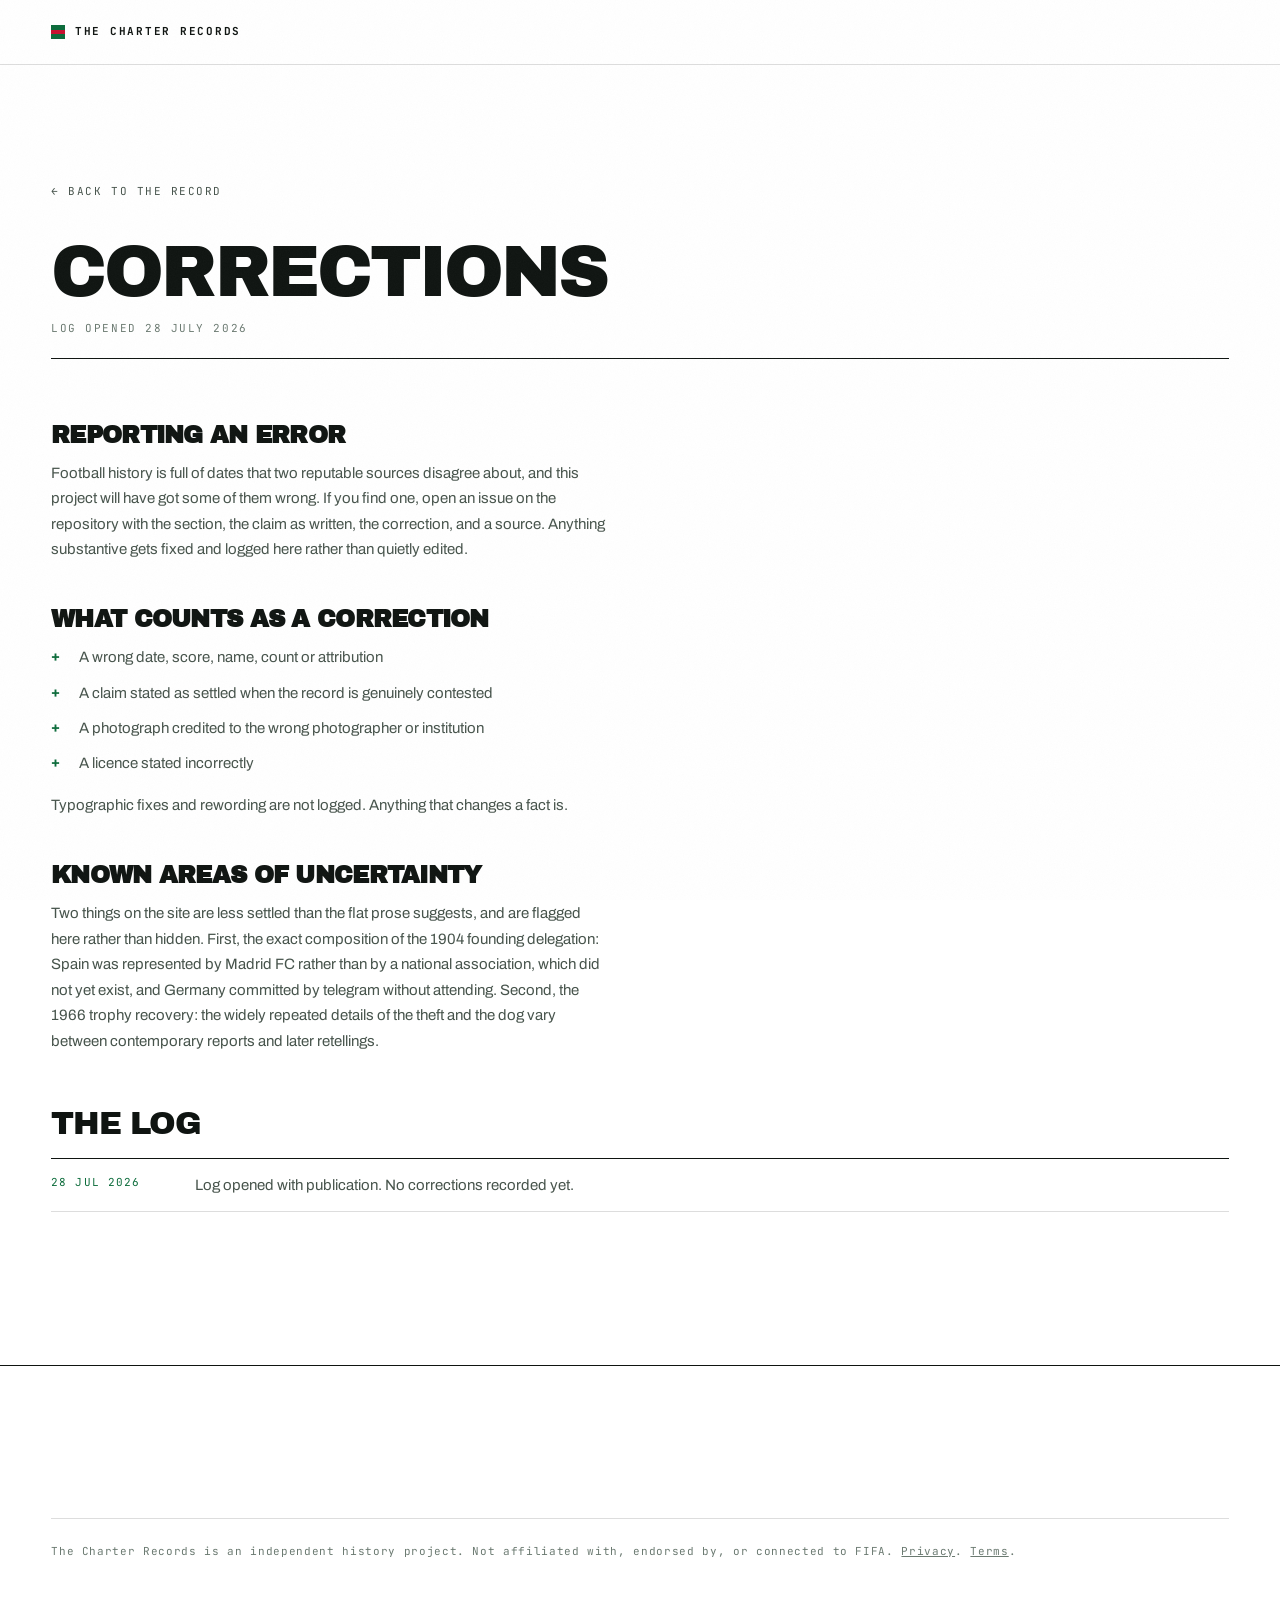
<file: corrections.html>
<!DOCTYPE html>
<html lang="en">
<head>
<meta charset="utf-8">
<meta name="viewport" content="width=device-width, initial-scale=1">
<title>Corrections | The Charter Records</title>
<meta name="description" content="How to report an error in the record, and every correction made so far.">
<meta name="theme-color" content="#FFFFFF" media="(prefers-color-scheme: light)">
<meta name="theme-color" content="#0A0D0B" media="(prefers-color-scheme: dark)">
<link rel="icon" href="assets/favicon.svg" type="image/svg+xml">
<link rel="preconnect" href="https://fonts.googleapis.com">
<link rel="preconnect" href="https://fonts.gstatic.com" crossorigin>
<link rel="stylesheet" href="https://fonts.googleapis.com/css2?family=Archivo:wght@400;500;700&family=Archivo+Black&family=JetBrains+Mono:wght@400;500;700&display=swap">
<link rel="stylesheet" href="assets/css/main.css">
<link rel="stylesheet" href="assets/css/doc.css">
</head>
<body>
<a class="skip" href="#main">Skip to content</a>
<div class="grain" aria-hidden="true"></div>

<header class="nav">
  <div class="nav__inner">
    <a class="nav__brand" href="index.html">
      <span class="nav__mark" aria-hidden="true"></span>
      <span class="nav__word">The Charter Records</span>
    </a>
  </div>
</header>

<main class="doc" id="main">
  <div class="wrap">
    <a class="doc__back" href="index.html">&larr; Back to the record</a>
    <h1 class="doc__h">Corrections</h1>
    <p class="doc__meta">Log opened 28 July 2026</p>

    <div class="doc__body">
      <h2>Reporting an error</h2>
      <p>Football history is full of dates that two reputable sources disagree about, and this project will have got some of them wrong. If you find one, open an issue on the repository with the section, the claim as written, the correction, and a source. Anything substantive gets fixed and logged here rather than quietly edited.</p>

      <h2>What counts as a correction</h2>
      <ul>
        <li>A wrong date, score, name, count or attribution</li>
        <li>A claim stated as settled when the record is genuinely contested</li>
        <li>A photograph credited to the wrong photographer or institution</li>
        <li>A licence stated incorrectly</li>
      </ul>
      <p>Typographic fixes and rewording are not logged. Anything that changes a fact is.</p>

      <h2>Known areas of uncertainty</h2>
      <p>Two things on the site are less settled than the flat prose suggests, and are flagged here rather than hidden. First, the exact composition of the 1904 founding delegation: Spain was represented by Madrid FC rather than by a national association, which did not yet exist, and Germany committed by telegram without attending. Second, the 1966 trophy recovery: the widely repeated details of the theft and the dog vary between contemporary reports and later retellings.</p>
    </div>

    <h2 class="doc__h" style="font-size:clamp(1.25rem,3vw,2rem);margin:3.5rem 0 1.25rem;">The log</h2>

    <ol class="log">
      <li class="log__row">
        <span class="log__d">28 Jul 2026</span>
        <span class="log__t">Log opened with publication. No corrections recorded yet.</span>
      </li>
    </ol>
  </div>
</main>

<footer class="foot">
  <div class="wrap">
    <p class="foot__base">The Charter Records is an independent history project. Not affiliated with, endorsed by, or connected to FIFA. <a href="privacy.html">Privacy</a>. <a href="terms.html">Terms</a>.</p>
  </div>
</footer>
</body>
</html>
</file>
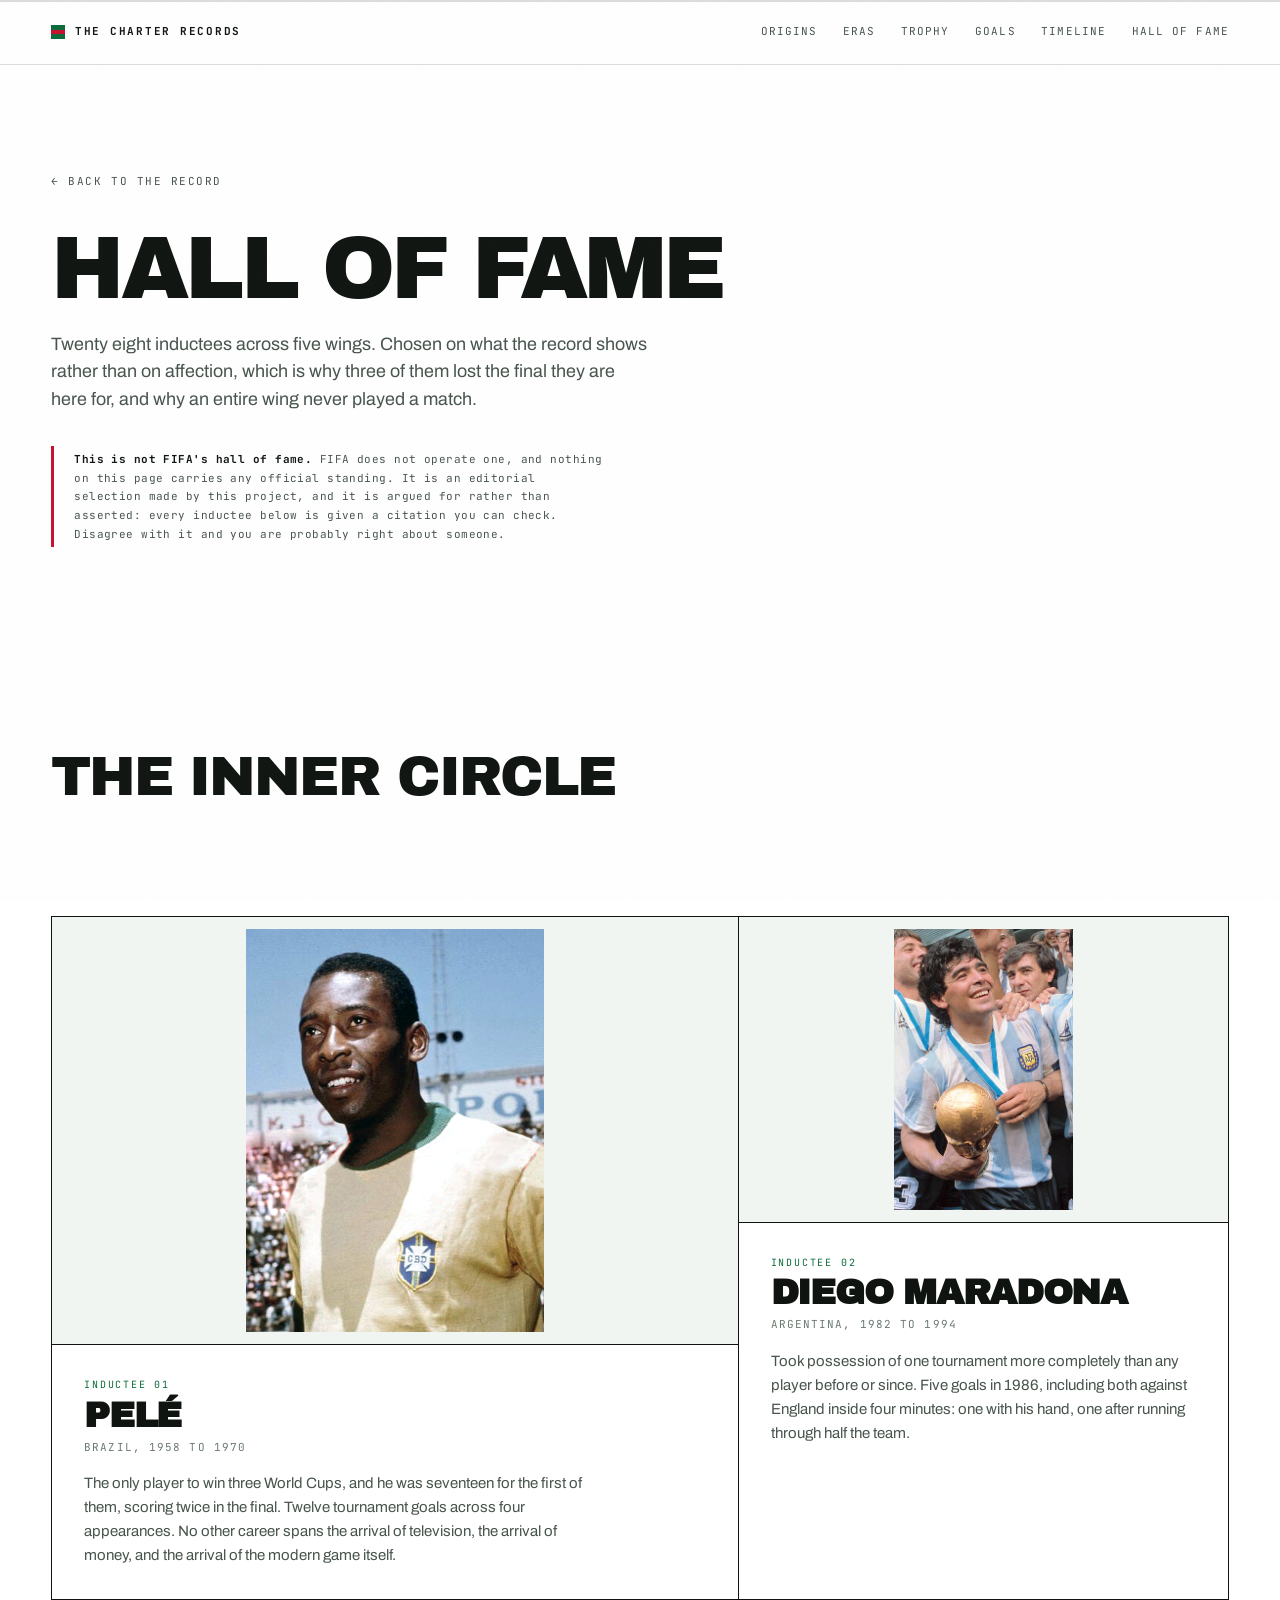
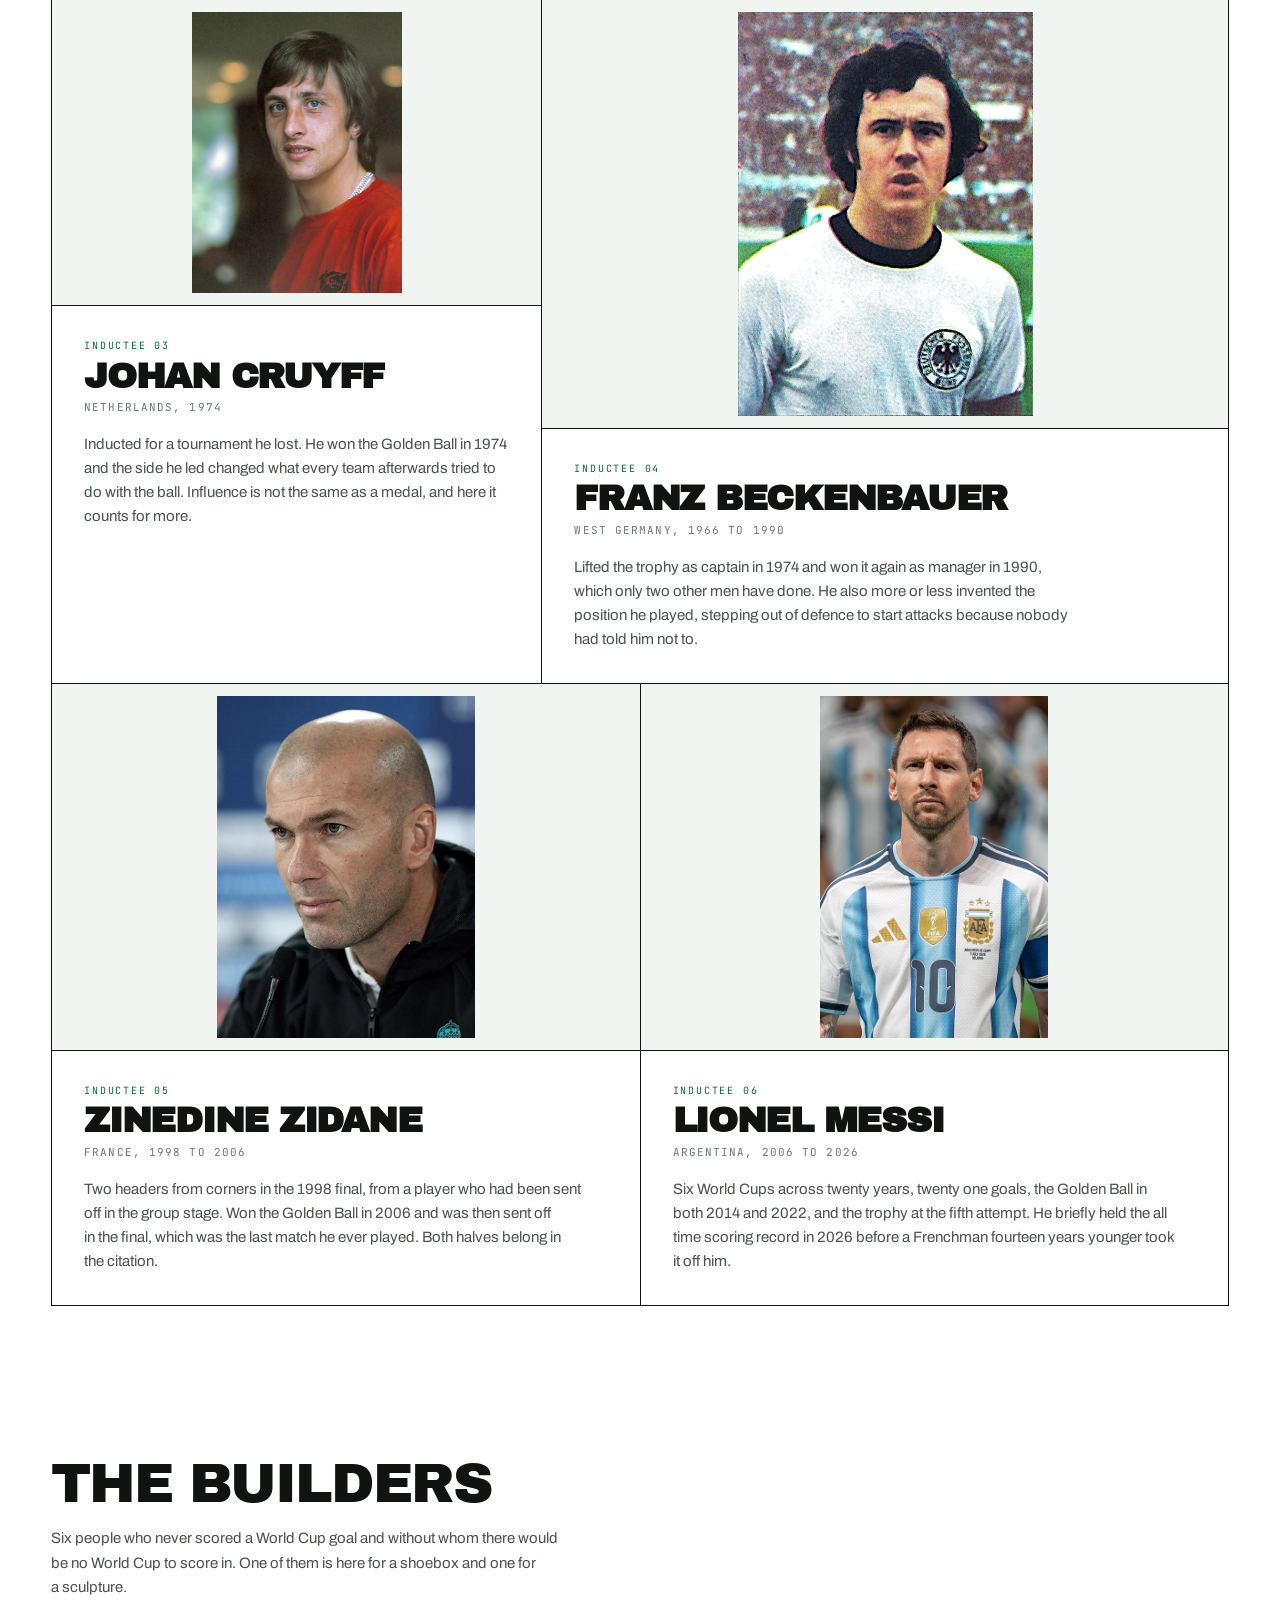
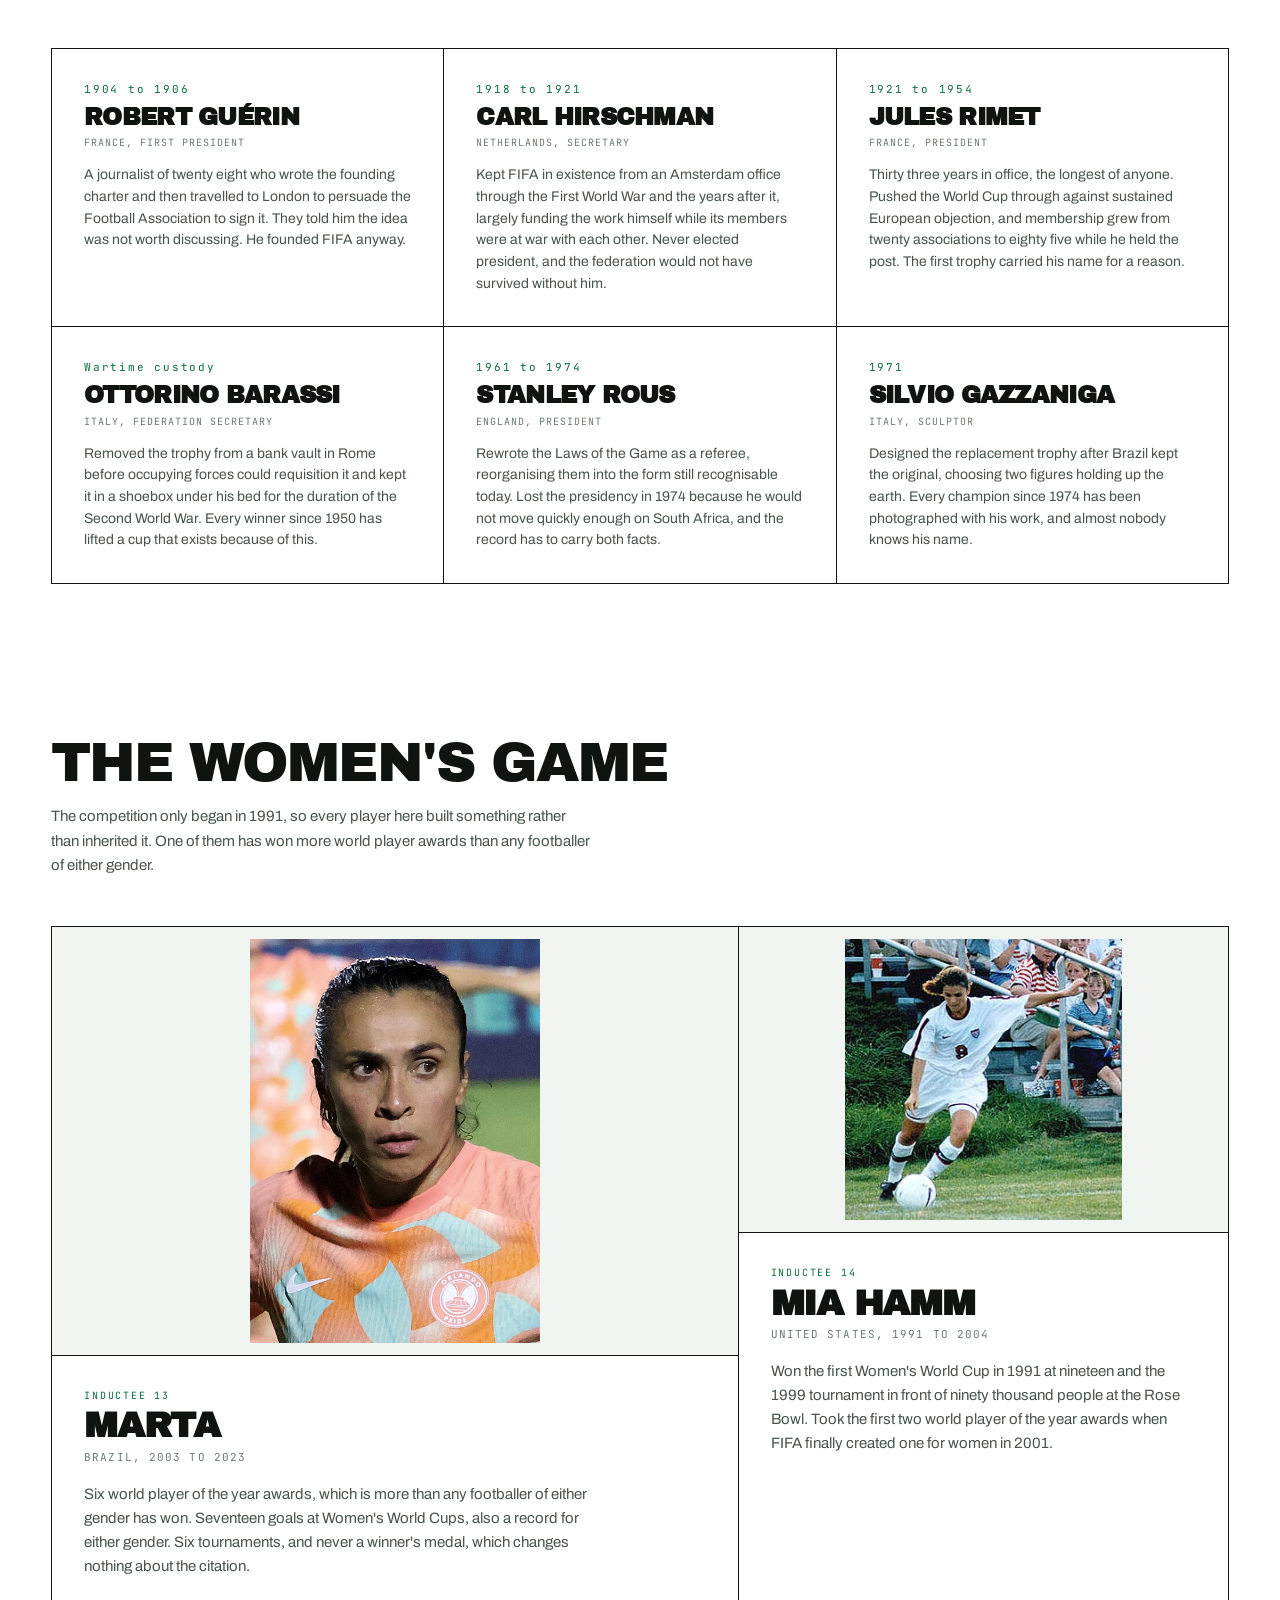
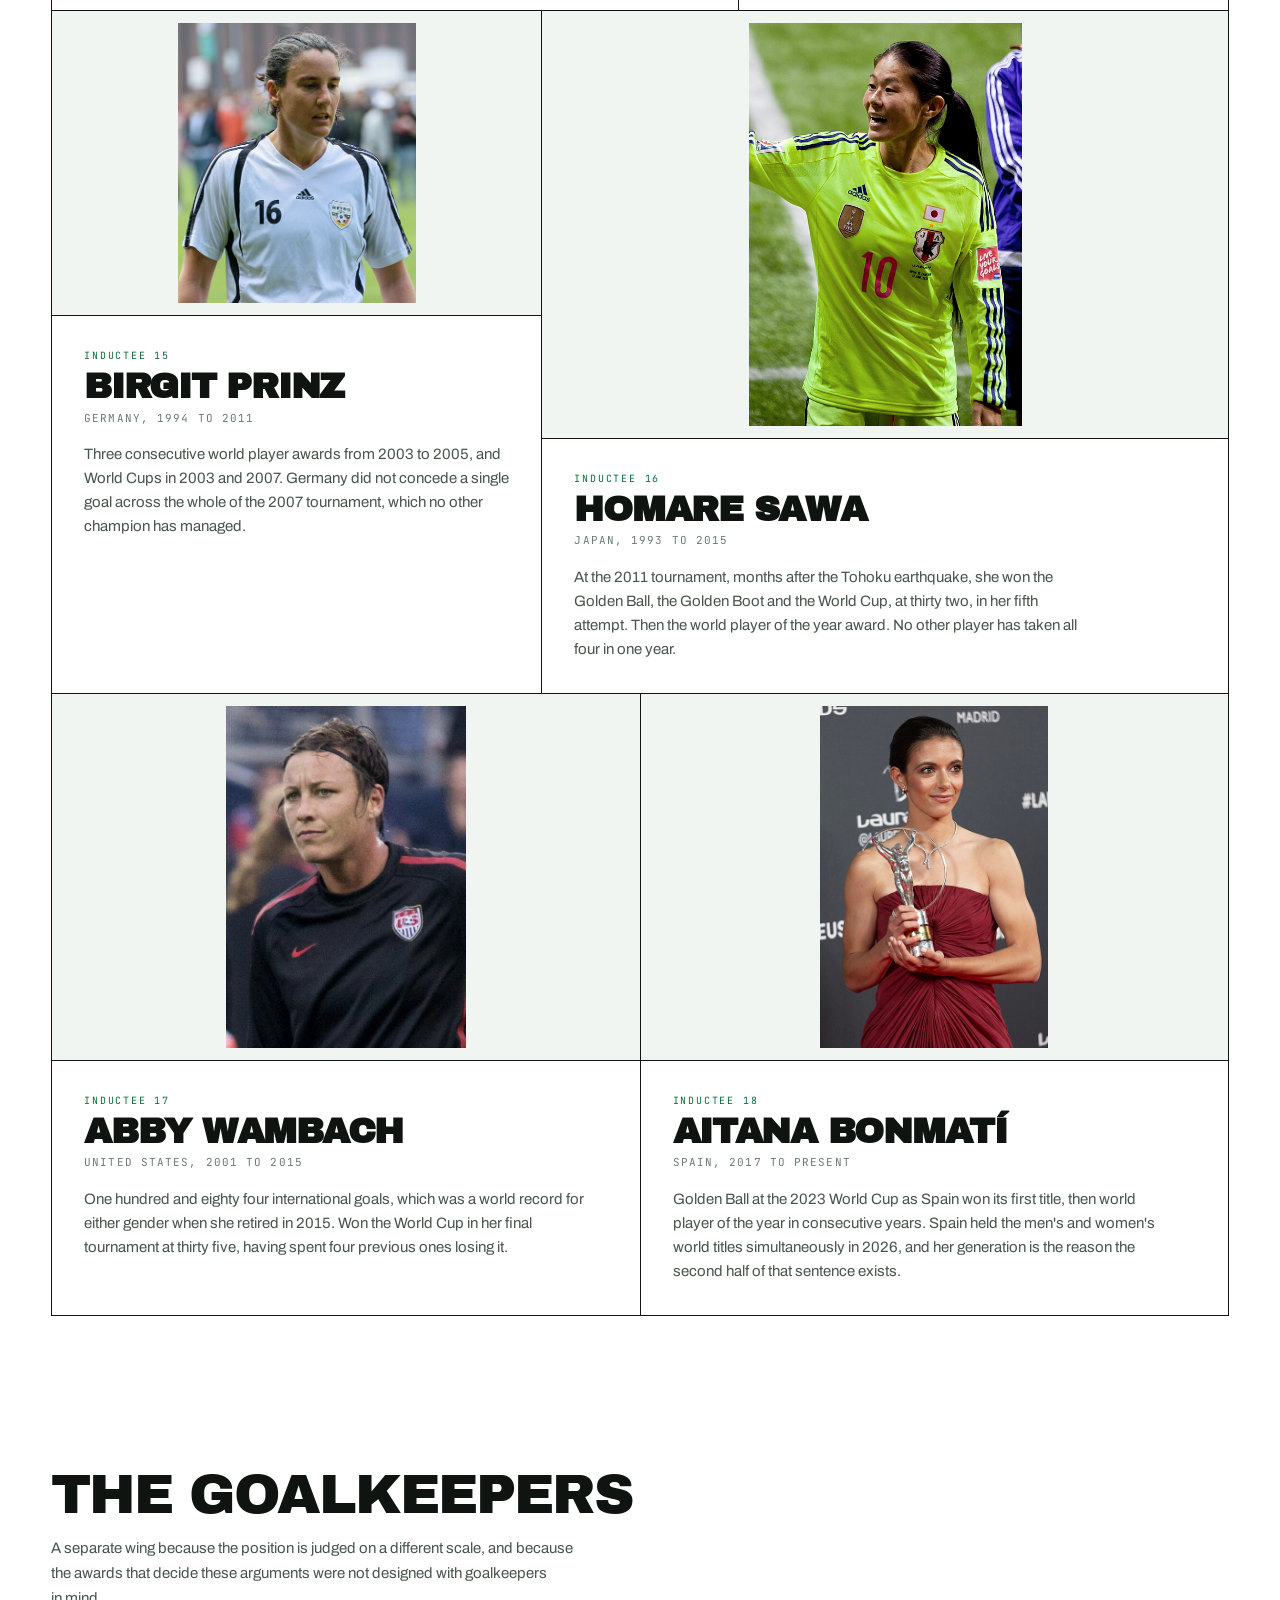
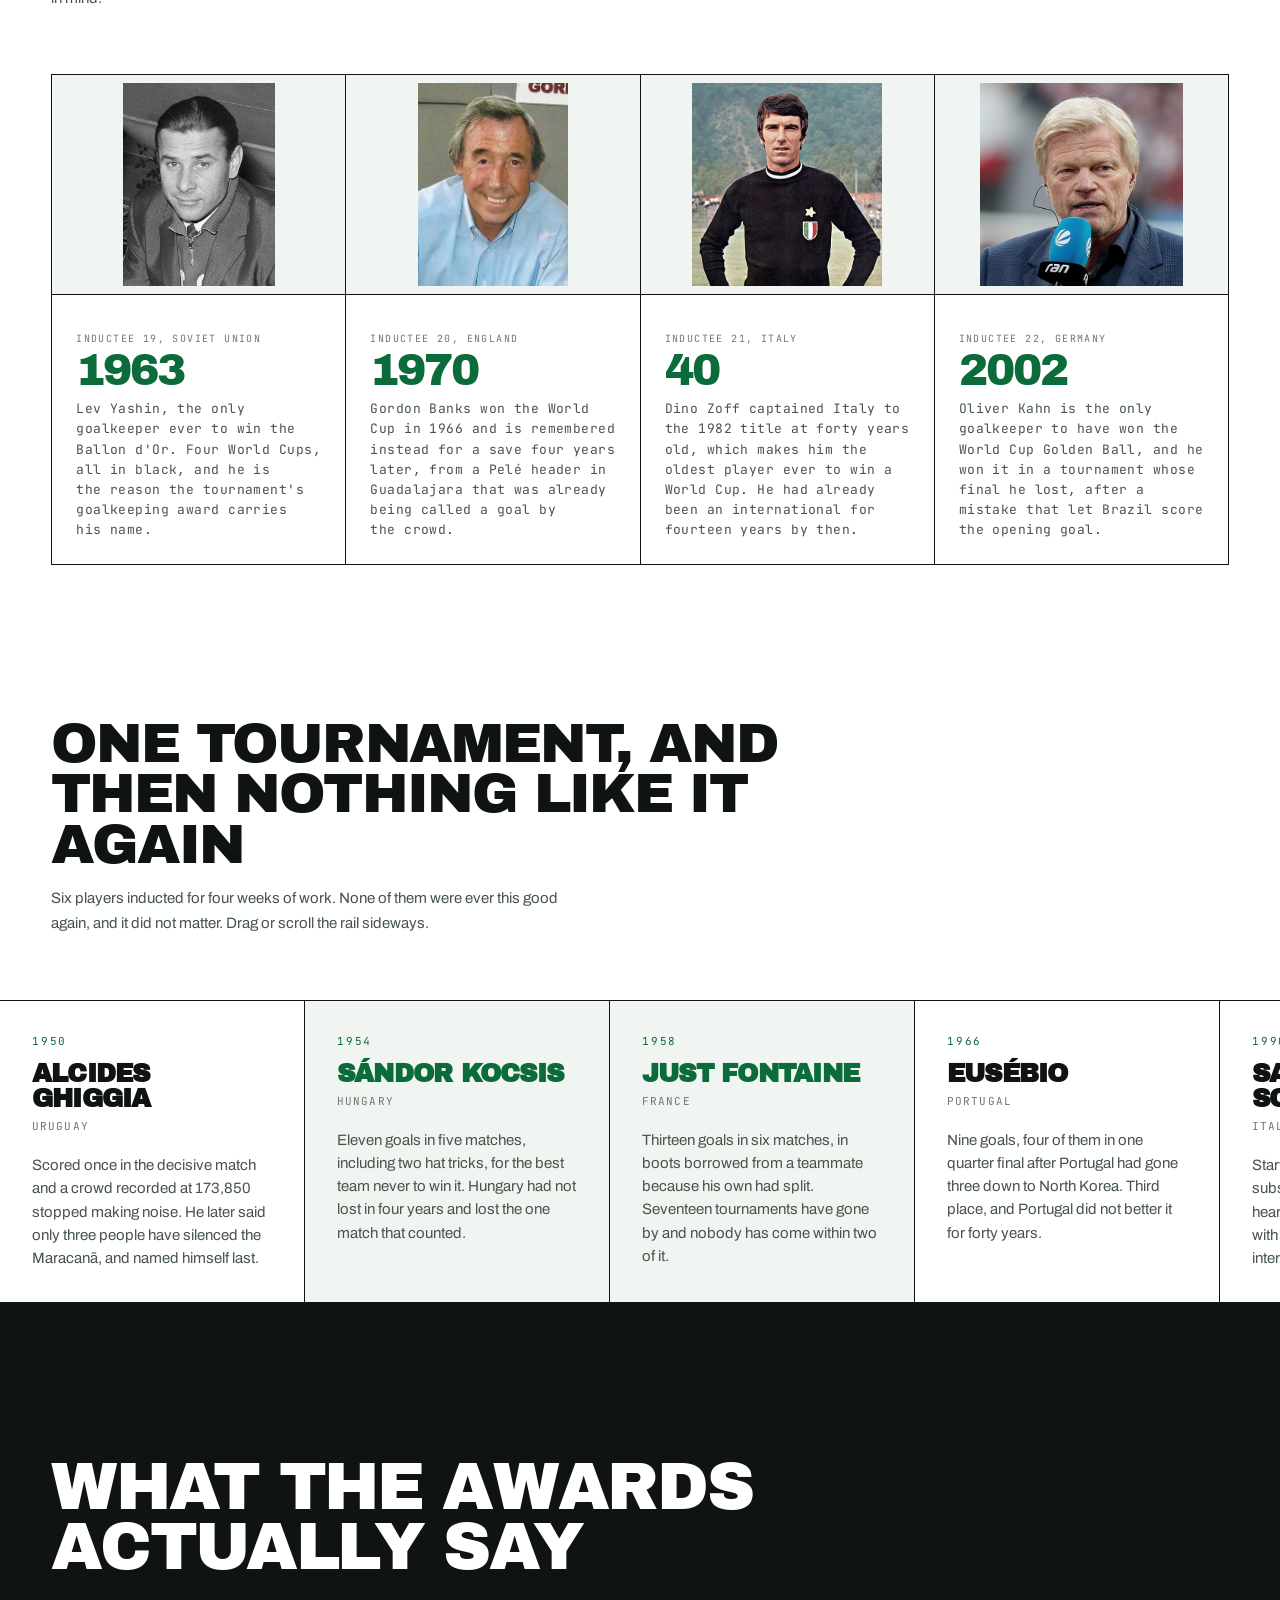
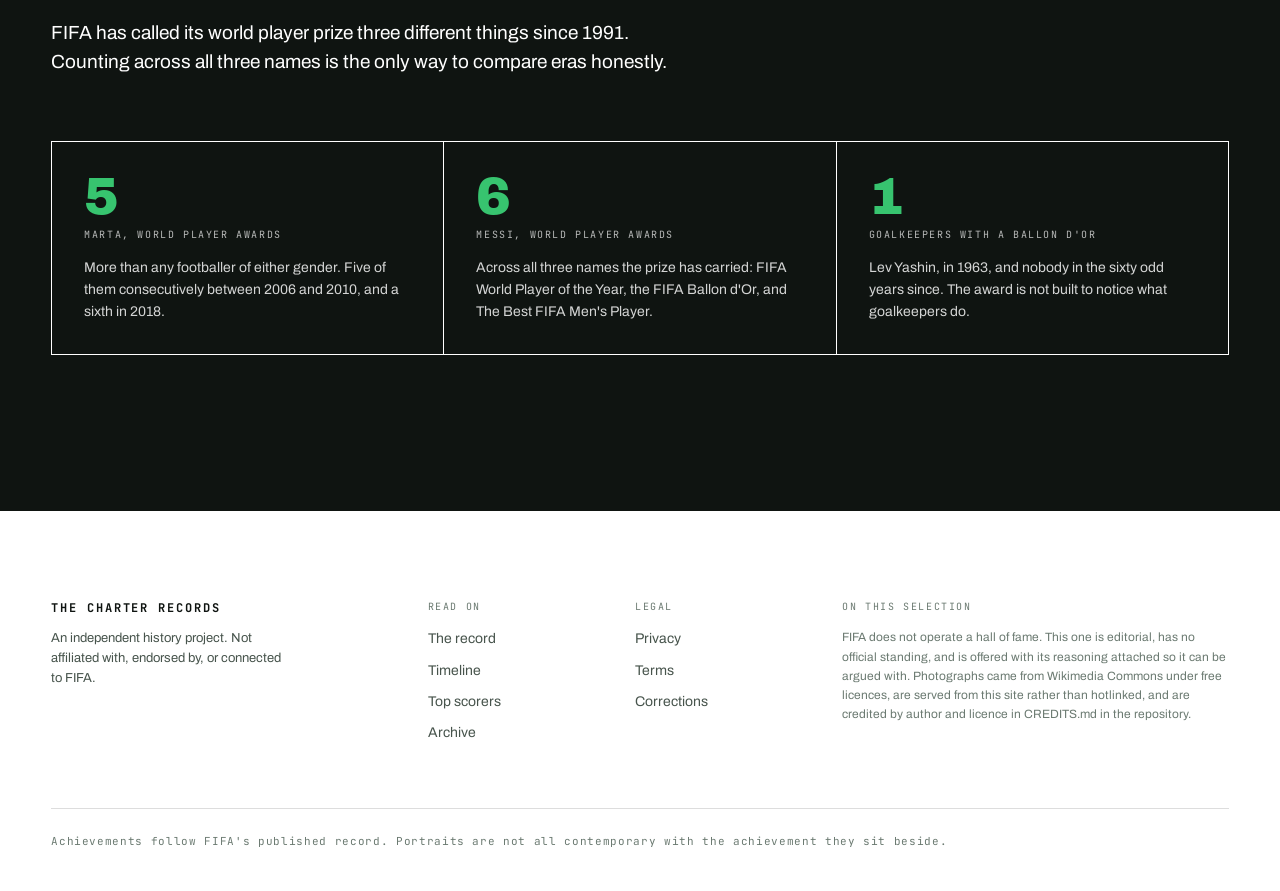
<file: halloffame.html>
<!DOCTYPE html>
<html lang="en">
<head>
<meta charset="utf-8">
<meta name="viewport" content="width=device-width, initial-scale=1">
<title>Hall of Fame | The Charter Records</title>
<meta name="description" content="Twenty eight inductees across five wings: the inner circle, the builders who made FIFA, the women's game, the goalkeepers, and the players who owned a single tournament.">
<meta name="theme-color" content="#FFFFFF" media="(prefers-color-scheme: light)">
<meta name="theme-color" content="#0A0D0B" media="(prefers-color-scheme: dark)">

<meta property="og:type" content="article">
<meta property="og:title" content="Hall of Fame | The Charter Records">
<meta property="og:description" content="An editorial selection, not an official one. FIFA does not run a hall of fame.">
<!-- og:image must be an absolute URL for social scrapers, and this project has
     no deployed domain yet, so it points at the Commons original. Every image
     the page actually renders is local. -->
<meta property="og:image" content="https://upload.wikimedia.org/wikipedia/commons/5/5e/Pele_con_brasil_%28cropped%29.jpg">
<meta property="og:image:alt" content="Pelé in a Brazil shirt.">
<meta name="twitter:card" content="summary_large_image">

<link rel="icon" href="assets/favicon.svg" type="image/svg+xml">
<link rel="preconnect" href="https://fonts.googleapis.com">
<link rel="preconnect" href="https://fonts.gstatic.com" crossorigin>
<link rel="stylesheet" href="https://fonts.googleapis.com/css2?family=Archivo:wght@400;500;600;700&family=Archivo+Black&family=JetBrains+Mono:wght@400;500;700&display=swap">
<link rel="stylesheet" href="assets/css/main.css">
<link rel="stylesheet" href="assets/css/hall.css">

<noscript><style>
  .reveal { opacity: 1 !important; transform: none !important; }
  .skeleton { display: none !important; }
</style></noscript>
</head>
<body>

<a class="skip" href="#main">Skip to content</a>
<div class="grain" aria-hidden="true"></div>
<div class="progress" aria-hidden="true"><span class="progress__bar"></span></div>

<header class="nav">
  <div class="nav__inner">
    <a class="nav__brand" href="index.html">
      <span class="nav__mark" aria-hidden="true"></span>
      <span class="nav__word">The Charter Records</span>
    </a>
    <nav class="nav__links" aria-label="Sections">
      <a href="index.html#origins">Origins</a>
      <a href="index.html#eras">Eras</a>
      <a href="index.html#trophy">Trophy</a>
      <a href="index.html#topscorers">Goals</a>
      <a href="timeline.html">Timeline</a>
      <a href="halloffame.html" aria-current="page">Hall of Fame</a>
    </nav>
    <button class="burger" id="burger" type="button" aria-expanded="false" aria-controls="menu" aria-label="Open menu">
      <span class="burger__line"></span>
      <span class="burger__line"></span>
    </button>
  </div>
</header>

<div class="menu" id="menu" hidden>
  <nav class="menu__list" aria-label="Sections">
    <a href="index.html" data-menu style="--i:0">The record</a>
    <a href="timeline.html" data-menu style="--i:1">Timeline</a>
    <a href="#circle" data-menu style="--i:2">Inner circle</a>
    <a href="#builders" data-menu style="--i:3">Builders</a>
    <a href="#women" data-menu style="--i:4">Women's game</a>
    <a href="#keepers" data-menu style="--i:5">Goalkeepers</a>
    <a href="#single" data-menu style="--i:6">One tournament</a>
  </nav>
</div>

<main id="main">

<section class="hof-head">
  <div class="wrap">
    <a class="hof-head__back" href="index.html">&larr; Back to the record</a>
    <h1 class="hof-head__h">Hall of Fame</h1>
    <p class="hof-head__lede">Twenty eight inductees across five wings. Chosen on what the record shows rather than on affection, which is why three of them lost the final they are here for, and why an entire wing never played a match.</p>

    <div class="hof-note">
      <p><b>This is not FIFA's hall of fame.</b> FIFA does not operate one, and nothing on this page carries any official standing. It is an editorial selection made by this project, and it is argued for rather than asserted: every inductee below is given a citation you can check. Disagree with it and you are probably right about someone.</p>
    </div>
  </div>
</section>

<!-- ============================================================
     WING ONE. The inner circle. Layout family: hof plates.
     ============================================================ -->
<section class="hof-wing" id="circle">
  <div class="wrap">
    <h2 class="hof-wing__h reveal">The inner circle</h2>
    <p class="hof-wing__p reveal">Six players whose absence from any serious list would be the argument, rather than their presence on it.</p>

    <div class="hof">
      <article class="hof__cell reveal" style="--i:0">
        <figure class="hof__media">
          <div class="skeleton" data-skeleton></div>
          <img src="assets/img/pele-con-brasil-cropped.jpg" alt="Pelé in a Brazil shirt." width="600" height="375" loading="lazy" decoding="async" data-img>
        </figure>
        <div class="hof__body">
          <p class="hof__no">Inductee 01</p>
          <h3 class="hof__name">Pelé</h3>
          <p class="hof__meta">Brazil, 1958 to 1970</p>
          <p class="hof__cite">The only player to win three World Cups, and he was seventeen for the first of them, scoring twice in the final. Twelve tournament goals across four appearances. No other career spans the arrival of television, the arrival of money, and the arrival of the modern game itself.</p>
        </div>
      </article>

      <article class="hof__cell reveal" style="--i:1">
        <figure class="hof__media">
          <div class="skeleton" data-skeleton></div>
          <img src="assets/img/argentina-celebrando-copa-cropped.jpg" alt="Diego Maradona celebrating with the World Cup trophy in 1986." width="600" height="375" loading="lazy" decoding="async" data-img>
        </figure>
        <div class="hof__body">
          <p class="hof__no">Inductee 02</p>
          <h3 class="hof__name">Diego Maradona</h3>
          <p class="hof__meta">Argentina, 1982 to 1994</p>
          <p class="hof__cite">Took possession of one tournament more completely than any player before or since. Five goals in 1986, including both against England inside four minutes: one with his hand, one after running through half the team.</p>
        </div>
      </article>

      <article class="hof__cell reveal" style="--i:2">
        <figure class="hof__media">
          <div class="skeleton" data-skeleton></div>
          <img src="assets/img/johan-cruijff-1974.jpg" alt="Johan Cruyff photographed in 1974." width="600" height="375" loading="lazy" decoding="async" data-img>
        </figure>
        <div class="hof__body">
          <p class="hof__no">Inductee 03</p>
          <h3 class="hof__name">Johan Cruyff</h3>
          <p class="hof__meta">Netherlands, 1974</p>
          <p class="hof__cite">Inducted for a tournament he lost. He won the Golden Ball in 1974 and the side he led changed what every team afterwards tried to do with the ball. Influence is not the same as a medal, and here it counts for more.</p>
        </div>
      </article>

      <article class="hof__cell reveal" style="--i:3">
        <figure class="hof__media">
          <div class="skeleton" data-skeleton></div>
          <img src="assets/img/franz-beckenbauer-1975.jpg" alt="Franz Beckenbauer photographed in 1975." width="600" height="375" loading="lazy" decoding="async" data-img>
        </figure>
        <div class="hof__body">
          <p class="hof__no">Inductee 04</p>
          <h3 class="hof__name">Franz Beckenbauer</h3>
          <p class="hof__meta">West Germany, 1966 to 1990</p>
          <p class="hof__cite">Lifted the trophy as captain in 1974 and won it again as manager in 1990, which only two other men have done. He also more or less invented the position he played, stepping out of defence to start attacks because nobody had told him not to.</p>
        </div>
      </article>

      <article class="hof__cell reveal" style="--i:4">
        <figure class="hof__media">
          <div class="skeleton" data-skeleton></div>
          <img src="assets/img/zinedine-zidane-by-tasnim-03.jpg" alt="Zinedine Zidane." width="600" height="375" loading="lazy" decoding="async" data-img>
        </figure>
        <div class="hof__body">
          <p class="hof__no">Inductee 05</p>
          <h3 class="hof__name">Zinedine Zidane</h3>
          <p class="hof__meta">France, 1998 to 2006</p>
          <p class="hof__cite">Two headers from corners in the 1998 final, from a player who had been sent off in the group stage. Won the Golden Ball in 2006 and was then sent off in the final, which was the last match he ever played. Both halves belong in the citation.</p>
        </div>
      </article>

      <article class="hof__cell reveal" style="--i:5">
        <figure class="hof__media">
          <div class="skeleton" data-skeleton></div>
          <img src="assets/img/leo-messi-argentina-v-egypt-7-july-2026-1.jpg" alt="Lionel Messi in an Argentina shirt." width="600" height="375" loading="lazy" decoding="async" data-img>
        </figure>
        <div class="hof__body">
          <p class="hof__no">Inductee 06</p>
          <h3 class="hof__name">Lionel Messi</h3>
          <p class="hof__meta">Argentina, 2006 to 2026</p>
          <p class="hof__cite">Six World Cups across twenty years, twenty one goals, the Golden Ball in both 2014 and 2022, and the trophy at the fifth attempt. He briefly held the all time scoring record in 2026 before a Frenchman fourteen years younger took it off him.</p>
        </div>
      </article>
    </div>
  </div>
</section>

<!-- ============================================================
     WING TWO. The builders. Layout family: lattice.
     ============================================================ -->
<section class="hof-wing" id="builders">
  <div class="wrap">
    <h2 class="hof-wing__h reveal">The builders</h2>
    <p class="hof-wing__p reveal">Six people who never scored a World Cup goal and without whom there would be no World Cup to score in. One of them is here for a shoebox and one for a sculpture.</p>

    <div class="lattice">
      <div class="lattice__cell reveal" style="--i:0">
        <p class="lattice__y">1904 to 1906</p>
        <h3 class="lattice__h">Robert Guérin</h3>
        <p class="lattice__n">France, first president</p>
        <p class="lattice__p">A journalist of twenty eight who wrote the founding charter and then travelled to London to persuade the Football Association to sign it. They told him the idea was not worth discussing. He founded FIFA anyway.</p>
      </div>
      <div class="lattice__cell reveal" style="--i:1">
        <p class="lattice__y">1918 to 1921</p>
        <h3 class="lattice__h">Carl Hirschman</h3>
        <p class="lattice__n">Netherlands, secretary</p>
        <p class="lattice__p">Kept FIFA in existence from an Amsterdam office through the First World War and the years after it, largely funding the work himself while its members were at war with each other. Never elected president, and the federation would not have survived without him.</p>
      </div>
      <div class="lattice__cell reveal" style="--i:2">
        <p class="lattice__y">1921 to 1954</p>
        <h3 class="lattice__h">Jules Rimet</h3>
        <p class="lattice__n">France, president</p>
        <p class="lattice__p">Thirty three years in office, the longest of anyone. Pushed the World Cup through against sustained European objection, and membership grew from twenty associations to eighty five while he held the post. The first trophy carried his name for a reason.</p>
      </div>
      <div class="lattice__cell reveal" style="--i:3">
        <p class="lattice__y">Wartime custody</p>
        <h3 class="lattice__h">Ottorino Barassi</h3>
        <p class="lattice__n">Italy, federation secretary</p>
        <p class="lattice__p">Removed the trophy from a bank vault in Rome before occupying forces could requisition it and kept it in a shoebox under his bed for the duration of the Second World War. Every winner since 1950 has lifted a cup that exists because of this.</p>
      </div>
      <div class="lattice__cell reveal" style="--i:4">
        <p class="lattice__y">1961 to 1974</p>
        <h3 class="lattice__h">Stanley Rous</h3>
        <p class="lattice__n">England, president</p>
        <p class="lattice__p">Rewrote the Laws of the Game as a referee, reorganising them into the form still recognisable today. Lost the presidency in 1974 because he would not move quickly enough on South Africa, and the record has to carry both facts.</p>
      </div>
      <div class="lattice__cell reveal" style="--i:5">
        <p class="lattice__y">1971</p>
        <h3 class="lattice__h">Silvio Gazzaniga</h3>
        <p class="lattice__n">Italy, sculptor</p>
        <p class="lattice__p">Designed the replacement trophy after Brazil kept the original, choosing two figures holding up the earth. Every champion since 1974 has been photographed with his work, and almost nobody knows his name.</p>
      </div>
    </div>
  </div>
</section>

<!-- ============================================================
     WING THREE. The women's game. Layout family: hof plates.
     ============================================================ -->
<section class="hof-wing" id="women">
  <div class="wrap">
    <h2 class="hof-wing__h reveal">The women's game</h2>
    <p class="hof-wing__p reveal">The competition only began in 1991, so every player here built something rather than inherited it. One of them has won more world player awards than any footballer of either gender.</p>

    <div class="hof">
      <article class="hof__cell reveal" style="--i:0">
        <figure class="hof__media">
          <div class="skeleton" data-skeleton></div>
          <img src="assets/img/marta-2024.jpg" alt="Marta playing for the North Carolina Courage." width="600" height="375" loading="lazy" decoding="async" data-img>
        </figure>
        <div class="hof__body">
          <p class="hof__no">Inductee 13</p>
          <h3 class="hof__name">Marta</h3>
          <p class="hof__meta">Brazil, 2003 to 2023</p>
          <p class="hof__cite">Six world player of the year awards, which is more than any footballer of either gender has won. Seventeen goals at Women's World Cups, also a record for either gender. Six tournaments, and never a winner's medal, which changes nothing about the citation.</p>
        </div>
      </article>

      <article class="hof__cell reveal" style="--i:1">
        <figure class="hof__media">
          <div class="skeleton" data-skeleton></div>
          <img src="assets/img/mia-hamm-corner-cropped.jpg" alt="Mia Hamm taking a corner." width="600" height="375" loading="lazy" decoding="async" data-img>
        </figure>
        <div class="hof__body">
          <p class="hof__no">Inductee 14</p>
          <h3 class="hof__name">Mia Hamm</h3>
          <p class="hof__meta">United States, 1991 to 2004</p>
          <p class="hof__cite">Won the first Women's World Cup in 1991 at nineteen and the 1999 tournament in front of ninety thousand people at the Rose Bowl. Took the first two world player of the year awards when FIFA finally created one for women in 2001.</p>
        </div>
      </article>

      <article class="hof__cell reveal" style="--i:2">
        <figure class="hof__media">
          <div class="skeleton" data-skeleton></div>
          <img src="assets/img/birgit-prinz-20180519-cropped.jpg" alt="Birgit Prinz." width="600" height="375" loading="lazy" decoding="async" data-img>
        </figure>
        <div class="hof__body">
          <p class="hof__no">Inductee 15</p>
          <h3 class="hof__name">Birgit Prinz</h3>
          <p class="hof__meta">Germany, 1994 to 2011</p>
          <p class="hof__cite">Three consecutive world player awards from 2003 to 2005, and World Cups in 2003 and 2007. Germany did not concede a single goal across the whole of the 2007 tournament, which no other champion has managed.</p>
        </div>
      </article>

      <article class="hof__cell reveal" style="--i:3">
        <figure class="hof__media">
          <div class="skeleton" data-skeleton></div>
          <img src="assets/img/homare-sawa-2015-cropped.jpg" alt="Homare Sawa in 2015." width="600" height="375" loading="lazy" decoding="async" data-img>
        </figure>
        <div class="hof__body">
          <p class="hof__no">Inductee 16</p>
          <h3 class="hof__name">Homare Sawa</h3>
          <p class="hof__meta">Japan, 1993 to 2015</p>
          <p class="hof__cite">At the 2011 tournament, months after the Tohoku earthquake, she won the Golden Ball, the Golden Boot and the World Cup, at thirty two, in her fifth attempt. Then the world player of the year award. No other player has taken all four in one year.</p>
        </div>
      </article>

      <article class="hof__cell reveal" style="--i:4">
        <figure class="hof__media">
          <div class="skeleton" data-skeleton></div>
          <img src="assets/img/wambach-cropped.jpg" alt="Abby Wambach." width="600" height="375" loading="lazy" decoding="async" data-img>
        </figure>
        <div class="hof__body">
          <p class="hof__no">Inductee 17</p>
          <h3 class="hof__name">Abby Wambach</h3>
          <p class="hof__meta">United States, 2001 to 2015</p>
          <p class="hof__cite">One hundred and eighty four international goals, which was a world record for either gender when she retired in 2015. Won the World Cup in her final tournament at thirty five, having spent four previous ones losing it.</p>
        </div>
      </article>

      <article class="hof__cell reveal" style="--i:5">
        <figure class="hof__media">
          <div class="skeleton" data-skeleton></div>
          <img src="assets/img/aitana-bonmati-2024.jpg" alt="Aitana Bonmatí." width="600" height="375" loading="lazy" decoding="async" data-img>
        </figure>
        <div class="hof__body">
          <p class="hof__no">Inductee 18</p>
          <h3 class="hof__name">Aitana Bonmatí</h3>
          <p class="hof__meta">Spain, 2017 to present</p>
          <p class="hof__cite">Golden Ball at the 2023 World Cup as Spain won its first title, then world player of the year in consecutive years. Spain held the men's and women's world titles simultaneously in 2026, and her generation is the reason the second half of that sentence exists.</p>
        </div>
      </article>
    </div>
  </div>
</section>

<!-- ============================================================
     WING FOUR. Goalkeepers. Layout family: records quartet.
     ============================================================ -->
<section class="hof-wing" id="keepers">
  <div class="wrap">
    <h2 class="hof-wing__h reveal">The goalkeepers</h2>
    <p class="hof-wing__p reveal">A separate wing because the position is judged on a different scale, and because the awards that decide these arguments were not designed with goalkeepers in mind.</p>

    <div class="scorers__records">
      <figure class="scorers__rec reveal" style="--i:0">
        <div class="scorers__recMedia">
          <div class="skeleton" data-skeleton></div>
          <img src="assets/img/levyashin.jpg" alt="Lev Yashin." width="500" height="375" loading="lazy" decoding="async" data-img>
        </div>
        <figcaption class="scorers__recBody">
          <p class="scorers__recK">Inductee 19, Soviet Union</p>
          <p class="scorers__recV">1963</p>
          <p class="scorers__recP">Lev Yashin, the only goalkeeper ever to win the Ballon d'Or. Four World Cups, all in black, and he is the reason the tournament's goalkeeping award carries his name.</p>
        </figcaption>
      </figure>

      <figure class="scorers__rec reveal" style="--i:1">
        <div class="scorers__recMedia">
          <div class="skeleton" data-skeleton></div>
          <img src="assets/img/gordon-banks-2007.jpg" alt="Gordon Banks in 2007." width="500" height="375" loading="lazy" decoding="async" data-img>
        </div>
        <figcaption class="scorers__recBody">
          <p class="scorers__recK">Inductee 20, England</p>
          <p class="scorers__recV">1970</p>
          <p class="scorers__recP">Gordon Banks won the World Cup in 1966 and is remembered instead for a save four years later, from a Pelé header in Guadalajara that was already being called a goal by the crowd.</p>
        </figcaption>
      </figure>

      <figure class="scorers__rec reveal" style="--i:2">
        <div class="scorers__recMedia">
          <div class="skeleton" data-skeleton></div>
          <img src="assets/img/dino-zoff-1972-juventus-fc-cropped.jpg" alt="Dino Zoff in 1972." width="500" height="375" loading="lazy" decoding="async" data-img>
        </div>
        <figcaption class="scorers__recBody">
          <p class="scorers__recK">Inductee 21, Italy</p>
          <p class="scorers__recV">40</p>
          <p class="scorers__recP">Dino Zoff captained Italy to the 1982 title at forty years old, which makes him the oldest player ever to win a World Cup. He had already been an international for fourteen years by then.</p>
        </figcaption>
      </figure>

      <figure class="scorers__rec reveal" style="--i:3">
        <div class="scorers__recMedia">
          <div class="skeleton" data-skeleton></div>
          <img src="assets/img/oliver-kahn-2022.jpg" alt="Oliver Kahn." width="500" height="375" loading="lazy" decoding="async" data-img>
        </div>
        <figcaption class="scorers__recBody">
          <p class="scorers__recK">Inductee 22, Germany</p>
          <p class="scorers__recV">2002</p>
          <p class="scorers__recP">Oliver Kahn is the only goalkeeper to have won the World Cup Golden Ball, and he won it in a tournament whose final he lost, after a mistake that let Brazil score the opening goal.</p>
        </figcaption>
      </figure>
    </div>
  </div>
</section>

<!-- ============================================================
     WING FIVE. One tournament only. Layout family: rail.
     ============================================================ -->
<section class="hof-wing" id="single">
  <div class="wrap">
    <h2 class="hof-wing__h reveal">One tournament, and then nothing like it again</h2>
    <p class="hof-wing__p reveal">Six players inducted for four weeks of work. None of them were ever this good again, and it did not matter. Drag or scroll the rail sideways.</p>
  </div>

  <div class="rail" tabindex="0" role="group" aria-label="Players inducted for a single tournament, scrollable list">
    <article class="rail__card">
      <p class="rail__years">1950</p>
      <h3 class="rail__name">Alcides Ghiggia</h3>
      <p class="rail__country">Uruguay</p>
      <p class="rail__note">Scored once in the decisive match and a crowd recorded at 173,850 stopped making noise. He later said only three people have silenced the Maracanã, and named himself last.</p>
    </article>

    <article class="rail__card rail__card--key">
      <p class="rail__years">1954</p>
      <h3 class="rail__name">Sándor Kocsis</h3>
      <p class="rail__country">Hungary</p>
      <p class="rail__note">Eleven goals in five matches, including two hat tricks, for the best team never to win it. Hungary had not lost in four years and lost the one match that counted.</p>
    </article>

    <article class="rail__card rail__card--key">
      <p class="rail__years">1958</p>
      <h3 class="rail__name">Just Fontaine</h3>
      <p class="rail__country">France</p>
      <p class="rail__note">Thirteen goals in six matches, in boots borrowed from a teammate because his own had split. Seventeen tournaments have gone by and nobody has come within two of it.</p>
    </article>

    <article class="rail__card">
      <p class="rail__years">1966</p>
      <h3 class="rail__name">Eusébio</h3>
      <p class="rail__country">Portugal</p>
      <p class="rail__note">Nine goals, four of them in one quarter final after Portugal had gone three down to North Korea. Third place, and Portugal did not better it for forty years.</p>
    </article>

    <article class="rail__card">
      <p class="rail__years">1990</p>
      <h3 class="rail__name">Salvatore Schillaci</h3>
      <p class="rail__country">Italy</p>
      <p class="rail__note">Started the tournament as a substitute nobody outside Italy had heard of and finished it as top scorer with six. He scored one more international goal in his entire career.</p>
    </article>

    <article class="rail__card">
      <p class="rail__years">1994</p>
      <h3 class="rail__name">Oleg Salenko</h3>
      <p class="rail__country">Russia</p>
      <p class="rail__note">Five goals in one match against Cameroon, still the record. Six in three matches, a shared Golden Boot, elimination in the group stage, and never another appearance for his country.</p>
    </article>
  </div>
</section>

<!-- ============================================================
     The award record. Layout family: slab.
     ============================================================ -->
<section class="slab" id="awards">
  <div class="wrap slab__inner">
    <h2 class="h2 reveal">What the awards actually say</h2>
    <p class="slab__lede reveal">FIFA has called its world player prize three different things since 1991. Counting across all three names is the only way to compare eras honestly.</p>

    <div class="slab__figures">
      <div class="slab__fig reveal" style="--i:0">
        <p class="slab__v" data-count="6">6</p>
        <p class="slab__k">Marta, world player awards</p>
        <p class="slab__p">More than any footballer of either gender. Five of them consecutively between 2006 and 2010, and a sixth in 2018.</p>
      </div>
      <div class="slab__fig reveal" style="--i:1">
        <p class="slab__v" data-count="8">8</p>
        <p class="slab__k">Messi, world player awards</p>
        <p class="slab__p">Across all three names the prize has carried: FIFA World Player of the Year, the FIFA Ballon d'Or, and The Best FIFA Men's Player.</p>
      </div>
      <div class="slab__fig reveal" style="--i:2">
        <p class="slab__v" data-count="1">1</p>
        <p class="slab__k">Goalkeepers with a Ballon d'Or</p>
        <p class="slab__p">Lev Yashin, in 1963, and nobody in the sixty odd years since. The award is not built to notice what goalkeepers do.</p>
      </div>
    </div>
  </div>
</section>

</main>

<footer class="foot">
  <div class="wrap">
    <div class="foot__grid">
      <div class="foot__brand">
        <span class="nav__mark" aria-hidden="true"></span>
        <p class="foot__word">The Charter Records</p>
        <p class="foot__sub">An independent history project. Not affiliated with, endorsed by, or connected to FIFA.</p>
      </div>

      <div class="foot__col">
        <p class="foot__k">Read on</p>
        <a href="index.html">The record</a>
        <a href="timeline.html">Timeline</a>
        <a href="index.html#topscorers">Top scorers</a>
        <a href="index.html#archive">Archive</a>
      </div>

      <div class="foot__col">
        <p class="foot__k">Legal</p>
        <a href="privacy.html">Privacy</a>
        <a href="terms.html">Terms</a>
        <a href="corrections.html">Corrections</a>
      </div>

      <div class="foot__col foot__col--wide">
        <p class="foot__k">On this selection</p>
        <p class="foot__credit">FIFA does not operate a hall of fame. This one is editorial, has no official standing, and is offered with its reasoning attached so it can be argued with. Photographs came from Wikimedia Commons under free licences, are served from this site rather than hotlinked, and are credited by author and licence in CREDITS.md in the repository.</p>
      </div>
    </div>

    <p class="foot__base">Achievements follow FIFA's published record. Portraits are not all contemporary with the achievement they sit beside.</p>
  </div>
</footer>

<script src="assets/js/main.js" defer></script>
</body>
</html>
</file>
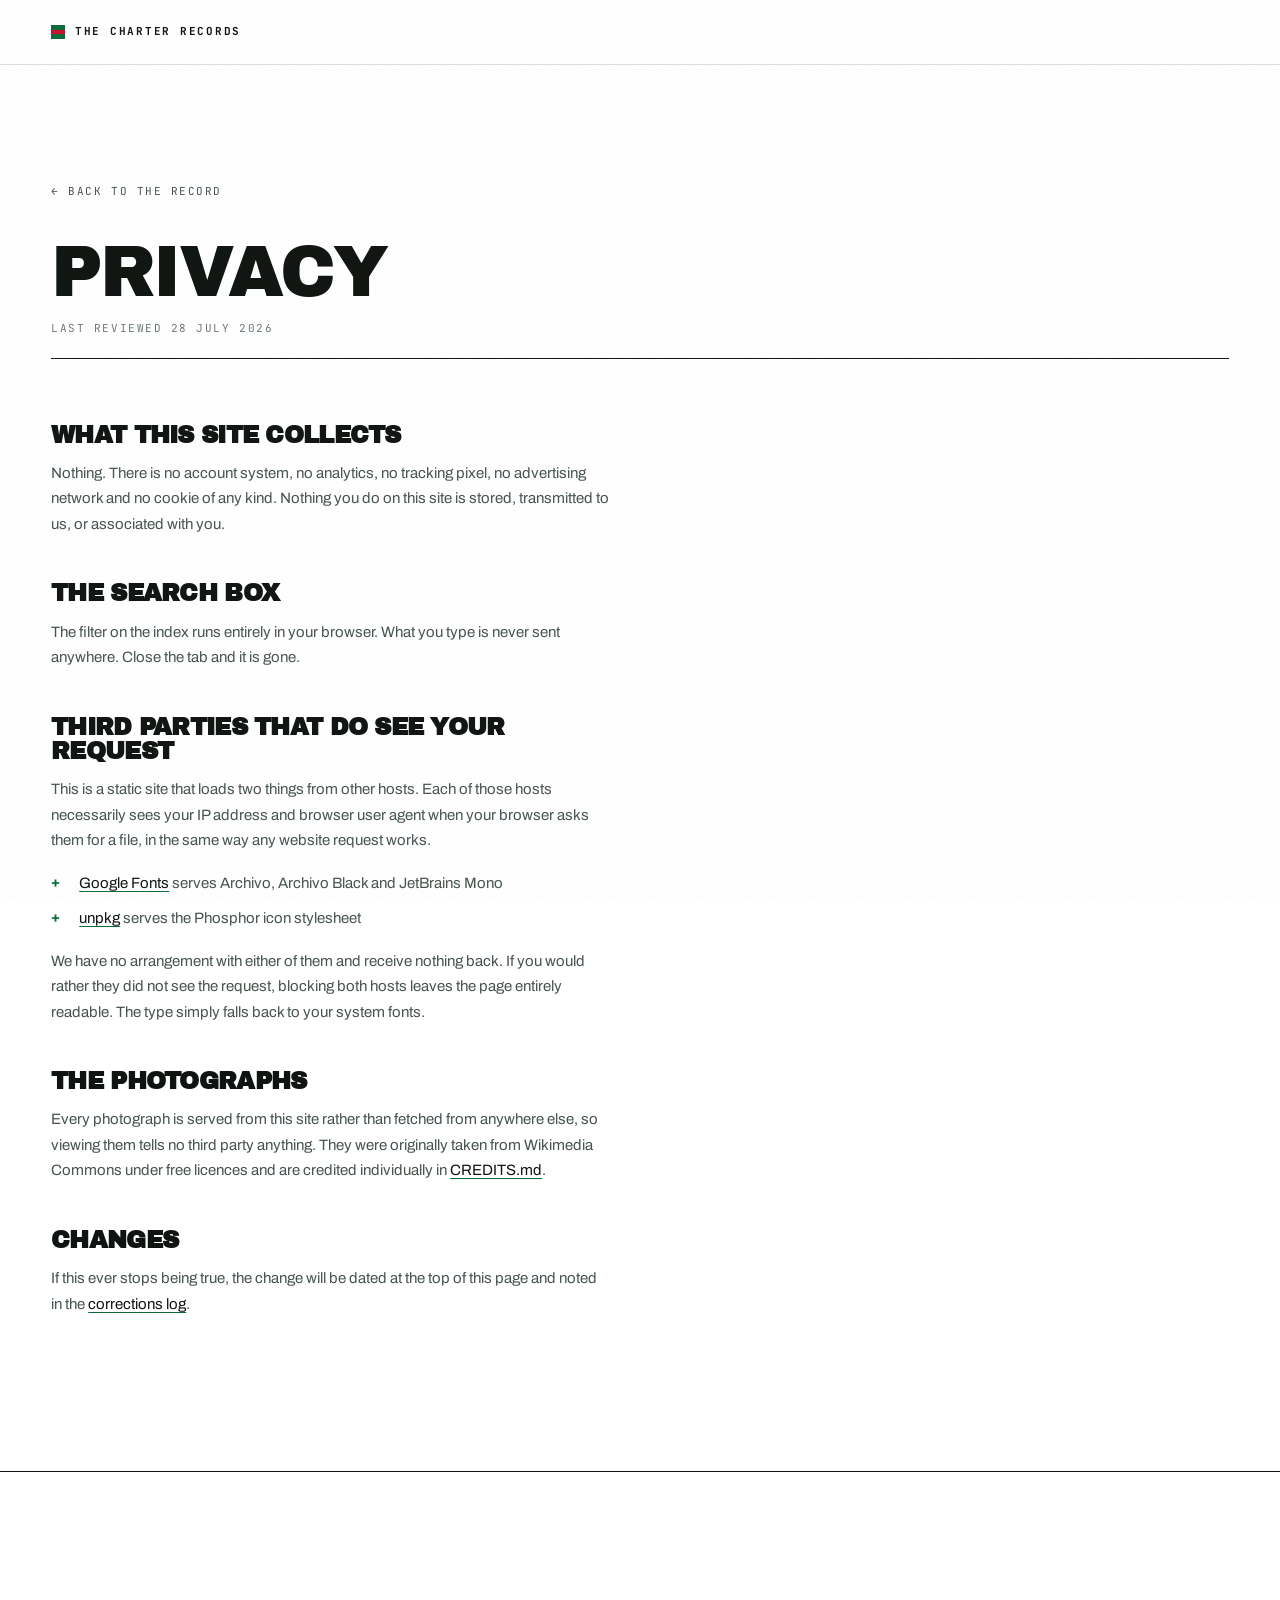
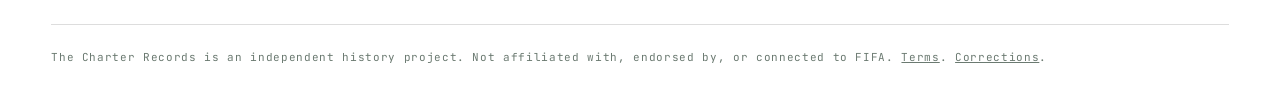
<file: privacy.html>
<!DOCTYPE html>
<html lang="en">
<head>
<meta charset="utf-8">
<meta name="viewport" content="width=device-width, initial-scale=1">
<title>Privacy | The Charter Records</title>
<meta name="description" content="What this site collects, which is nothing, and which third parties see your request.">
<meta name="theme-color" content="#FFFFFF" media="(prefers-color-scheme: light)">
<meta name="theme-color" content="#0A0D0B" media="(prefers-color-scheme: dark)">
<link rel="icon" href="assets/favicon.svg" type="image/svg+xml">
<link rel="preconnect" href="https://fonts.googleapis.com">
<link rel="preconnect" href="https://fonts.gstatic.com" crossorigin>
<link rel="stylesheet" href="https://fonts.googleapis.com/css2?family=Archivo:wght@400;500;700&family=Archivo+Black&family=JetBrains+Mono:wght@400;500;700&display=swap">
<link rel="stylesheet" href="assets/css/main.css">
<link rel="stylesheet" href="assets/css/doc.css">
</head>
<body>
<a class="skip" href="#main">Skip to content</a>
<div class="grain" aria-hidden="true"></div>

<header class="nav">
  <div class="nav__inner">
    <a class="nav__brand" href="index.html">
      <span class="nav__mark" aria-hidden="true"></span>
      <span class="nav__word">The Charter Records</span>
    </a>
  </div>
</header>

<main class="doc" id="main">
  <div class="wrap">
    <a class="doc__back" href="index.html">&larr; Back to the record</a>
    <h1 class="doc__h">Privacy</h1>
    <p class="doc__meta">Last reviewed 28 July 2026</p>

    <div class="doc__body">
      <h2>What this site collects</h2>
      <p>Nothing. There is no account system, no analytics, no tracking pixel, no advertising network and no cookie of any kind. Nothing you do on this site is stored, transmitted to us, or associated with you.</p>

      <h2>The search box</h2>
      <p>The filter on the index runs entirely in your browser. What you type is never sent anywhere. Close the tab and it is gone.</p>

      <h2>Third parties that do see your request</h2>
      <p>This is a static site that loads two things from other hosts. Each of those hosts necessarily sees your IP address and browser user agent when your browser asks them for a file, in the same way any website request works.</p>
      <ul>
        <li><a href="https://fonts.google.com/" rel="noopener noreferrer" target="_blank">Google Fonts</a> serves Archivo, Archivo Black and JetBrains Mono</li>
        <li><a href="https://unpkg.com/" rel="noopener noreferrer" target="_blank">unpkg</a> serves the Phosphor icon stylesheet</li>
      </ul>
      <p>We have no arrangement with either of them and receive nothing back. If you would rather they did not see the request, blocking both hosts leaves the page entirely readable. The type simply falls back to your system fonts.</p>

      <h2>The photographs</h2>
      <p>Every photograph is served from this site rather than fetched from anywhere else, so viewing them tells no third party anything. They were originally taken from Wikimedia Commons under free licences and are credited individually in <a href="https://github.com/kbruh64/Soccer/blob/main/CREDITS.md" rel="noopener noreferrer" target="_blank">CREDITS.md</a>.</p>

      <h2>Changes</h2>
      <p>If this ever stops being true, the change will be dated at the top of this page and noted in the <a href="corrections.html">corrections log</a>.</p>
    </div>
  </div>
</main>

<footer class="foot">
  <div class="wrap">
    <p class="foot__base">The Charter Records is an independent history project. Not affiliated with, endorsed by, or connected to FIFA. <a href="terms.html">Terms</a>. <a href="corrections.html">Corrections</a>.</p>
  </div>
</footer>
</body>
</html>
</file>
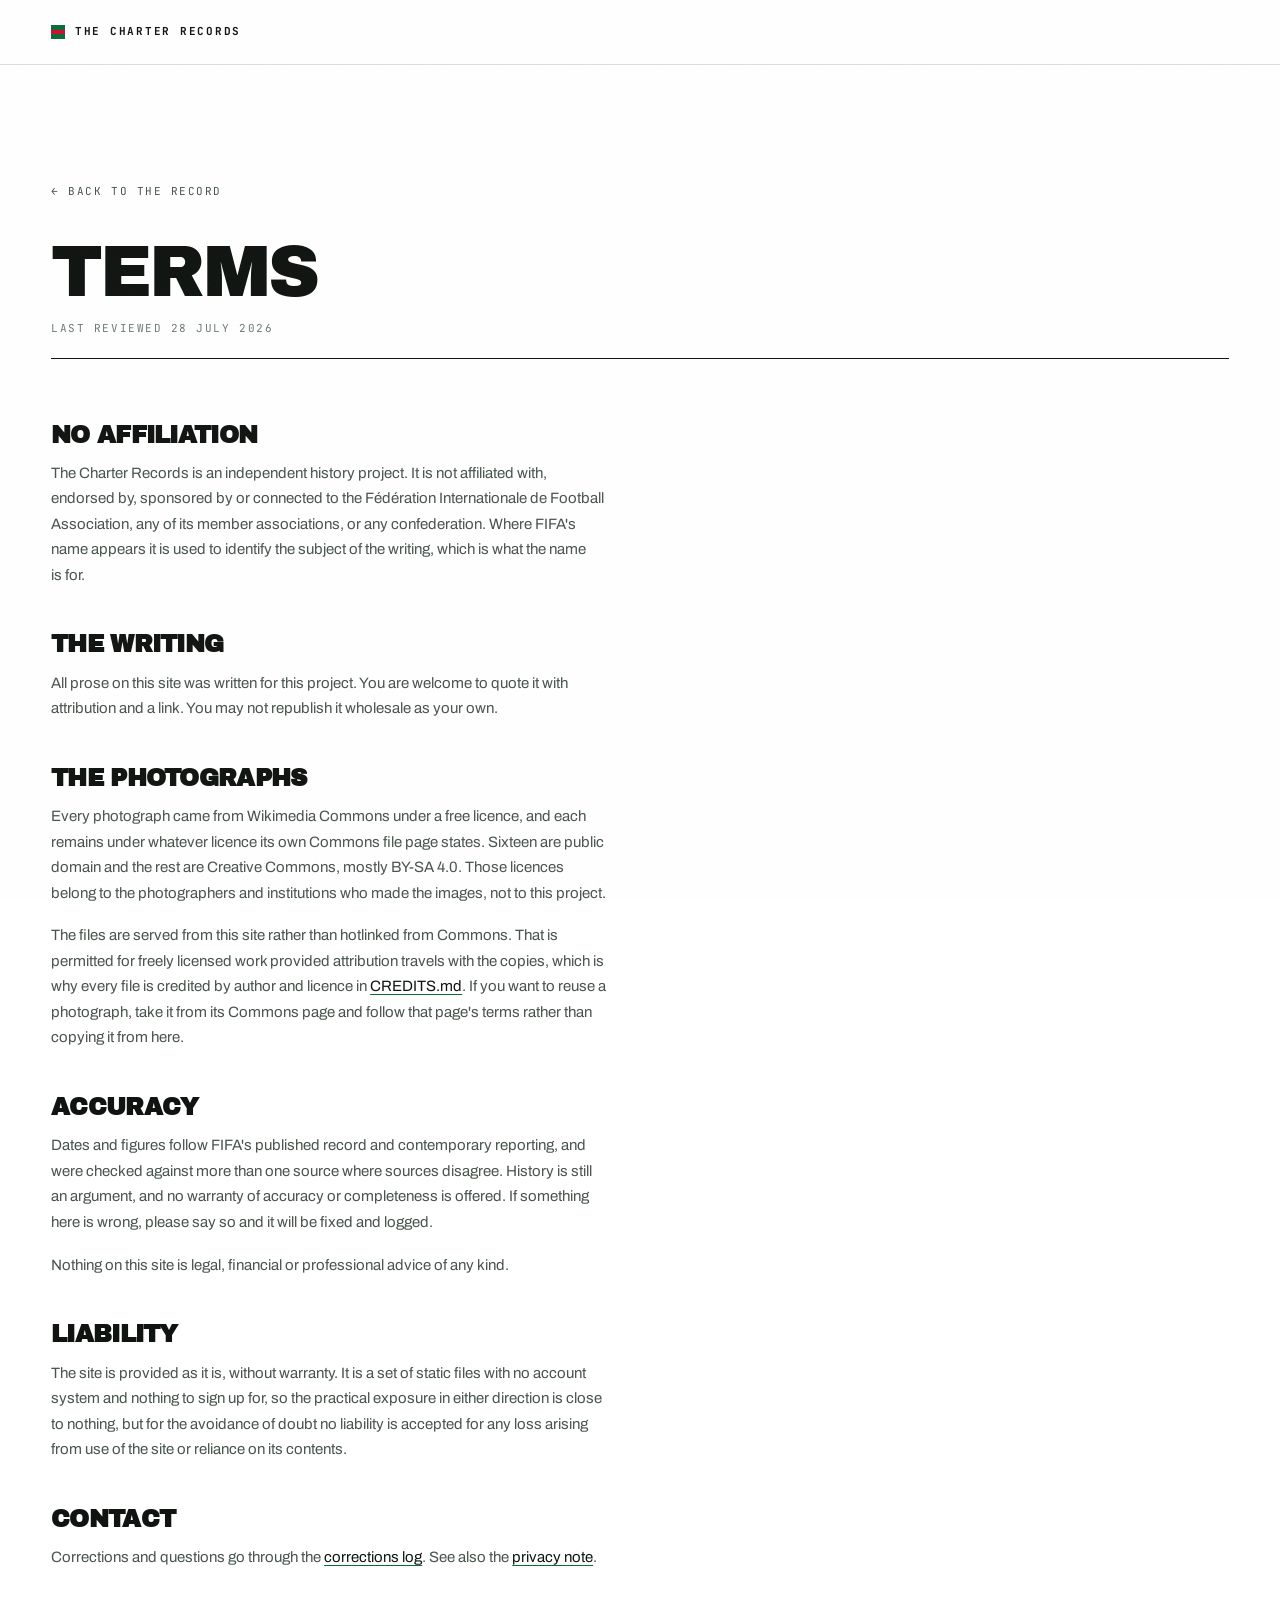
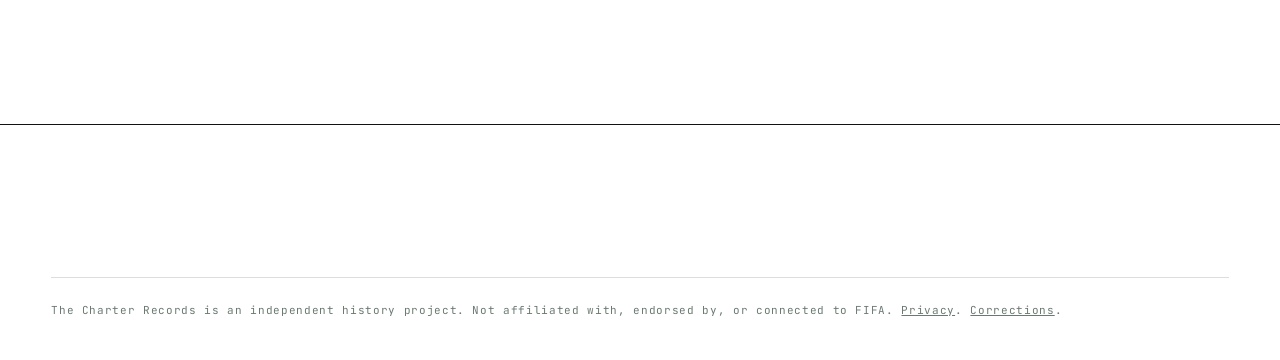
<file: terms.html>
<!DOCTYPE html>
<html lang="en">
<head>
<meta charset="utf-8">
<meta name="viewport" content="width=device-width, initial-scale=1">
<title>Terms | The Charter Records</title>
<meta name="description" content="Who owns what on this site, what you may reuse, and the limits of what is claimed.">
<meta name="theme-color" content="#FFFFFF" media="(prefers-color-scheme: light)">
<meta name="theme-color" content="#0A0D0B" media="(prefers-color-scheme: dark)">
<link rel="icon" href="assets/favicon.svg" type="image/svg+xml">
<link rel="preconnect" href="https://fonts.googleapis.com">
<link rel="preconnect" href="https://fonts.gstatic.com" crossorigin>
<link rel="stylesheet" href="https://fonts.googleapis.com/css2?family=Archivo:wght@400;500;700&family=Archivo+Black&family=JetBrains+Mono:wght@400;500;700&display=swap">
<link rel="stylesheet" href="assets/css/main.css">
<link rel="stylesheet" href="assets/css/doc.css">
</head>
<body>
<a class="skip" href="#main">Skip to content</a>
<div class="grain" aria-hidden="true"></div>

<header class="nav">
  <div class="nav__inner">
    <a class="nav__brand" href="index.html">
      <span class="nav__mark" aria-hidden="true"></span>
      <span class="nav__word">The Charter Records</span>
    </a>
  </div>
</header>

<main class="doc" id="main">
  <div class="wrap">
    <a class="doc__back" href="index.html">&larr; Back to the record</a>
    <h1 class="doc__h">Terms</h1>
    <p class="doc__meta">Last reviewed 28 July 2026</p>

    <div class="doc__body">
      <h2>No affiliation</h2>
      <p>The Charter Records is an independent history project. It is not affiliated with, endorsed by, sponsored by or connected to the Fédération Internationale de Football Association, any of its member associations, or any confederation. Where FIFA's name appears it is used to identify the subject of the writing, which is what the name is for.</p>

      <h2>The writing</h2>
      <p>All prose on this site was written for this project. You are welcome to quote it with attribution and a link. You may not republish it wholesale as your own.</p>

      <h2>The photographs</h2>
      <p>Every photograph came from Wikimedia Commons under a free licence, and each remains under whatever licence its own Commons file page states. Sixteen are public domain and the rest are Creative Commons, mostly BY-SA 4.0. Those licences belong to the photographers and institutions who made the images, not to this project.</p>
      <p>The files are served from this site rather than hotlinked from Commons. That is permitted for freely licensed work provided attribution travels with the copies, which is why every file is credited by author and licence in <a href="https://github.com/kbruh64/Soccer/blob/main/CREDITS.md" rel="noopener noreferrer" target="_blank">CREDITS.md</a>. If you want to reuse a photograph, take it from its Commons page and follow that page's terms rather than copying it from here.</p>

      <h2>Accuracy</h2>
      <p>Dates and figures follow FIFA's published record and contemporary reporting, and were checked against more than one source where sources disagree. History is still an argument, and no warranty of accuracy or completeness is offered. If something here is wrong, please say so and it will be fixed and logged.</p>
      <p>Nothing on this site is legal, financial or professional advice of any kind.</p>

      <h2>Liability</h2>
      <p>The site is provided as it is, without warranty. It is a set of static files with no account system and nothing to sign up for, so the practical exposure in either direction is close to nothing, but for the avoidance of doubt no liability is accepted for any loss arising from use of the site or reliance on its contents.</p>

      <h2>Contact</h2>
      <p>Corrections and questions go through the <a href="corrections.html">corrections log</a>. See also the <a href="privacy.html">privacy note</a>.</p>
    </div>
  </div>
</main>

<footer class="foot">
  <div class="wrap">
    <p class="foot__base">The Charter Records is an independent history project. Not affiliated with, endorsed by, or connected to FIFA. <a href="privacy.html">Privacy</a>. <a href="corrections.html">Corrections</a>.</p>
  </div>
</footer>
</body>
</html>
</file>
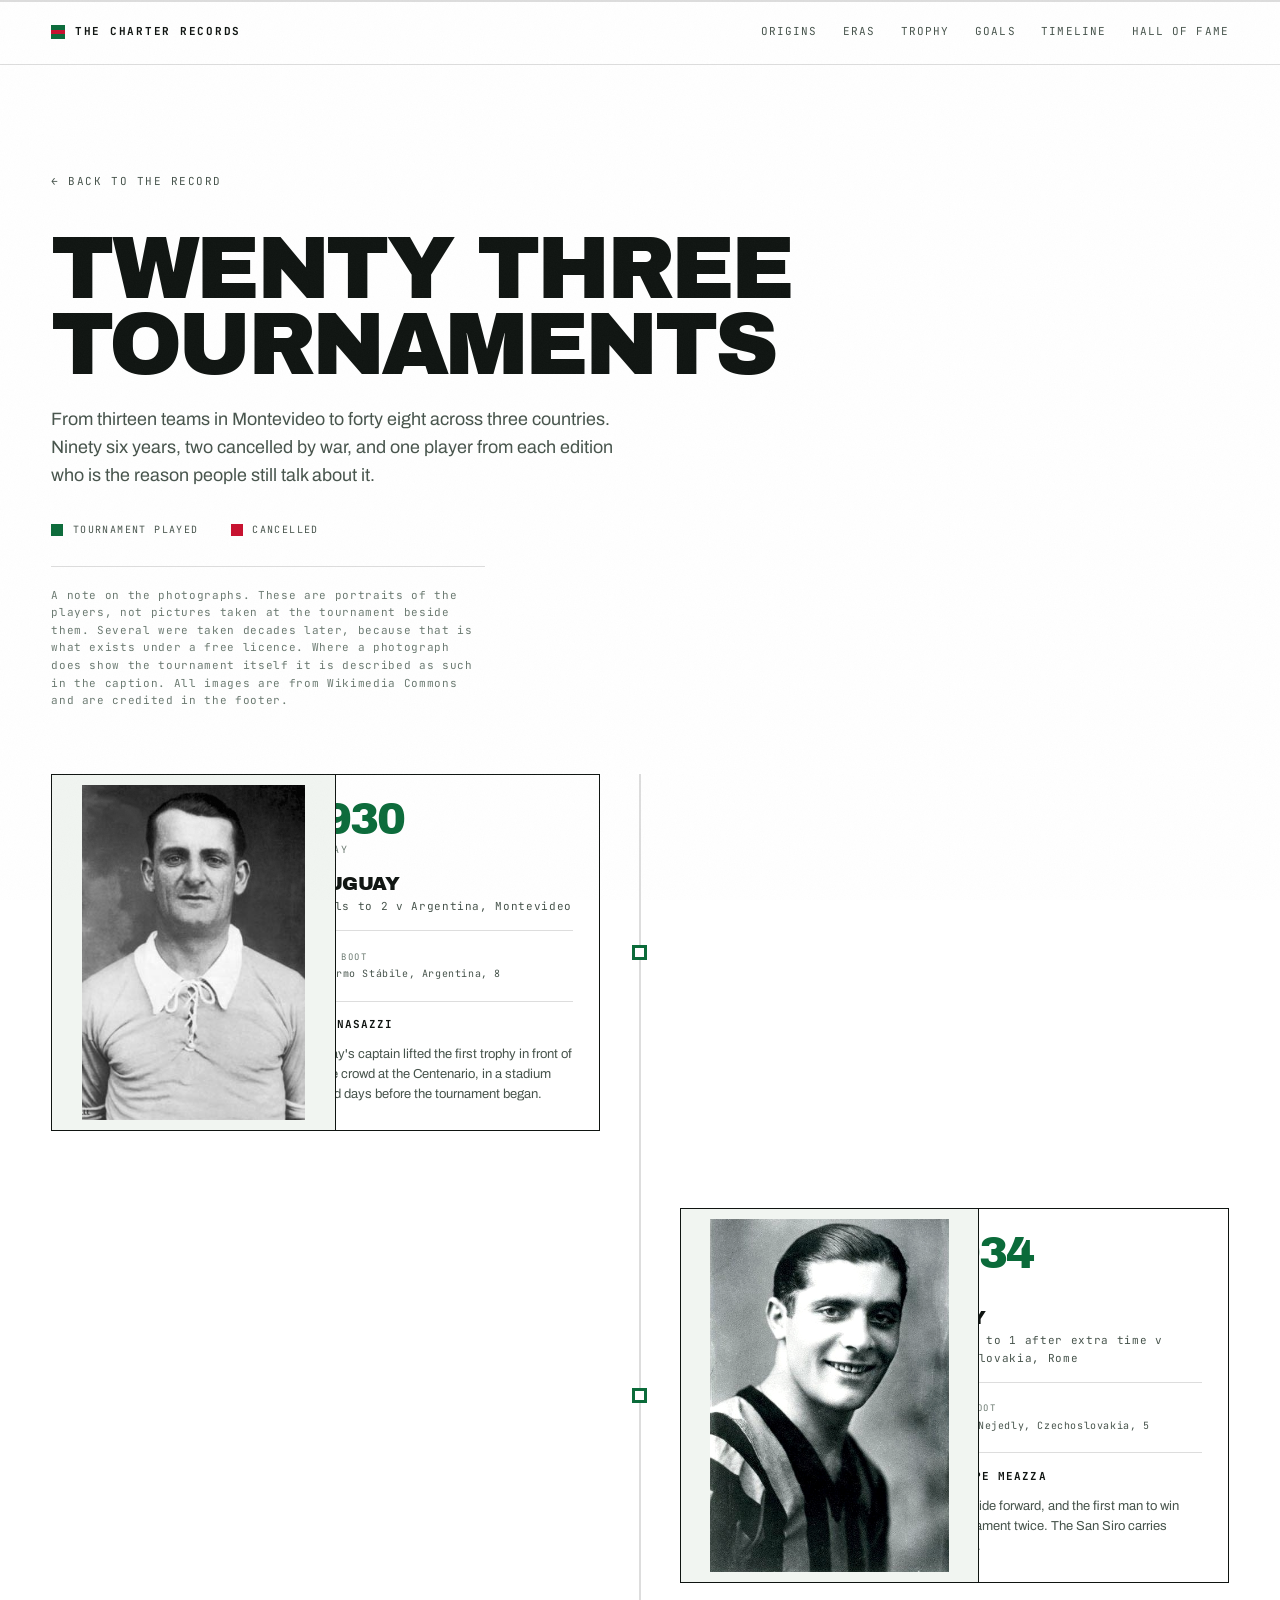
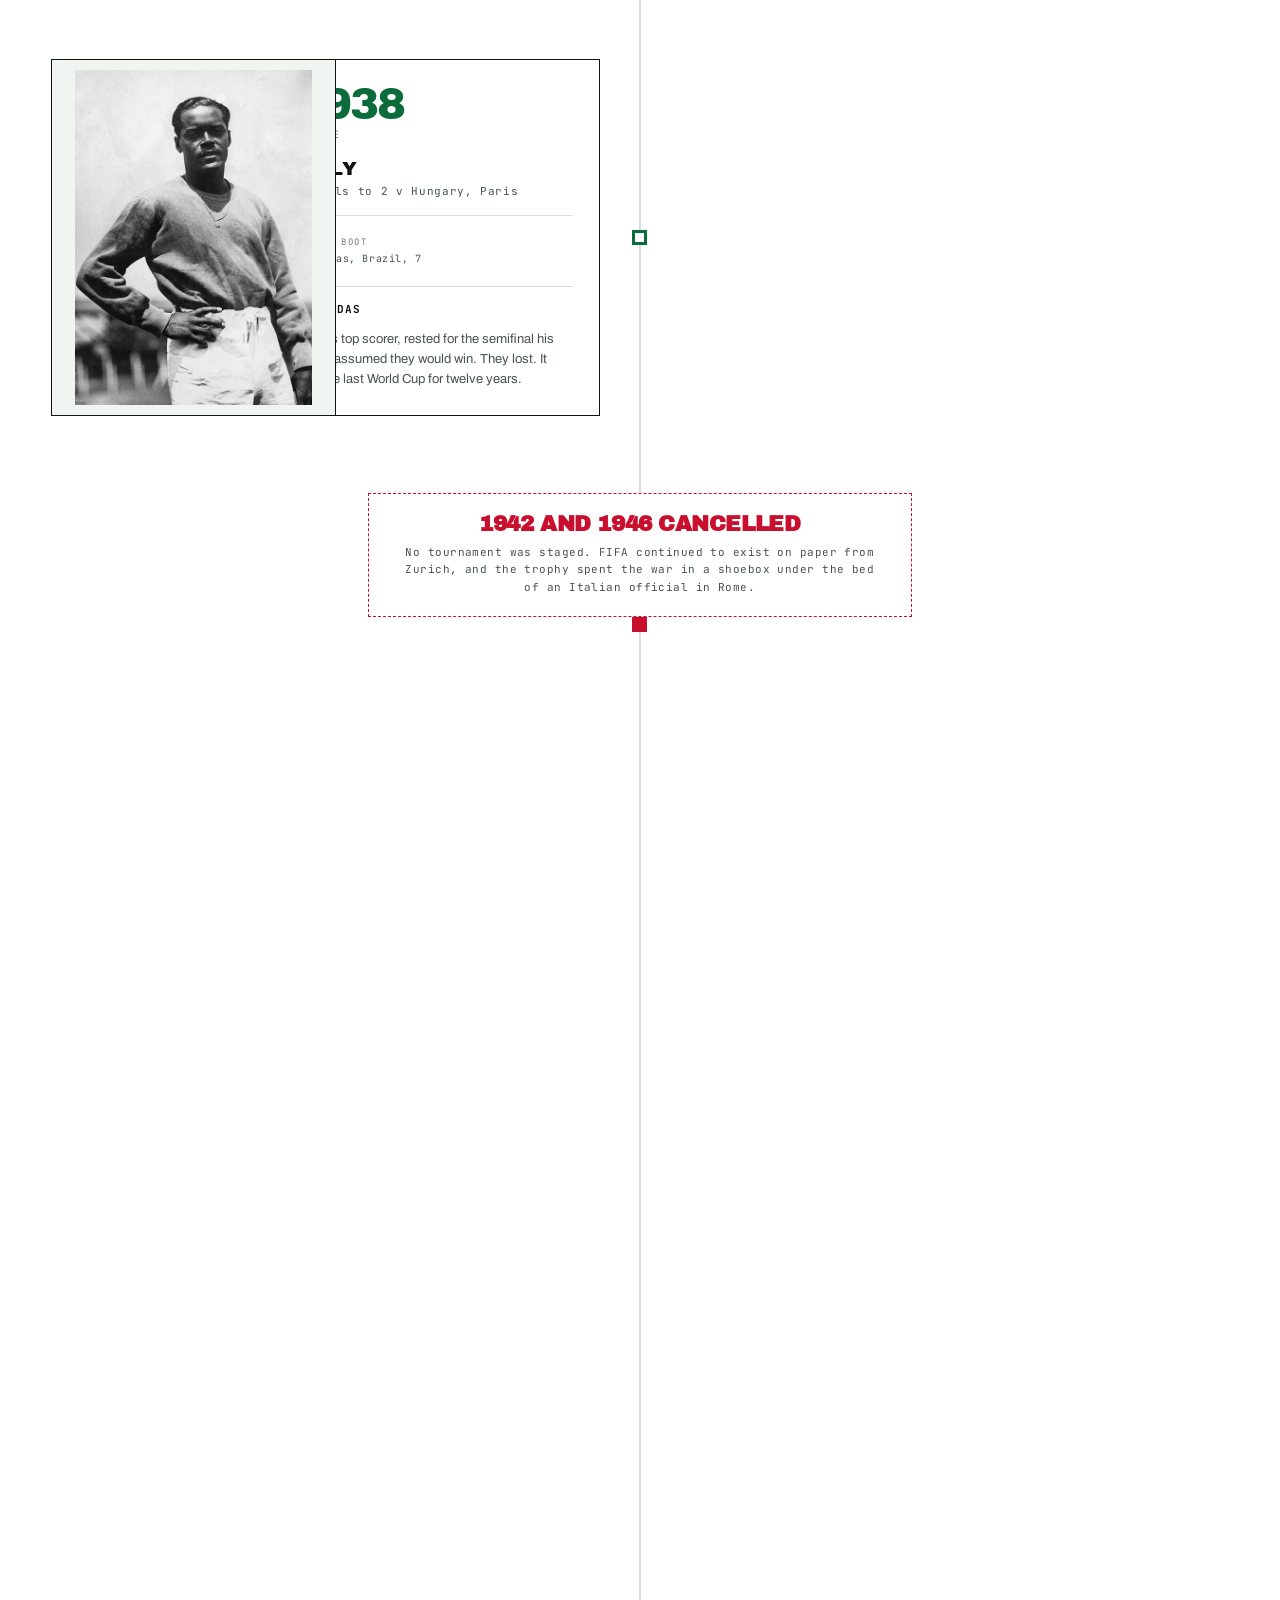
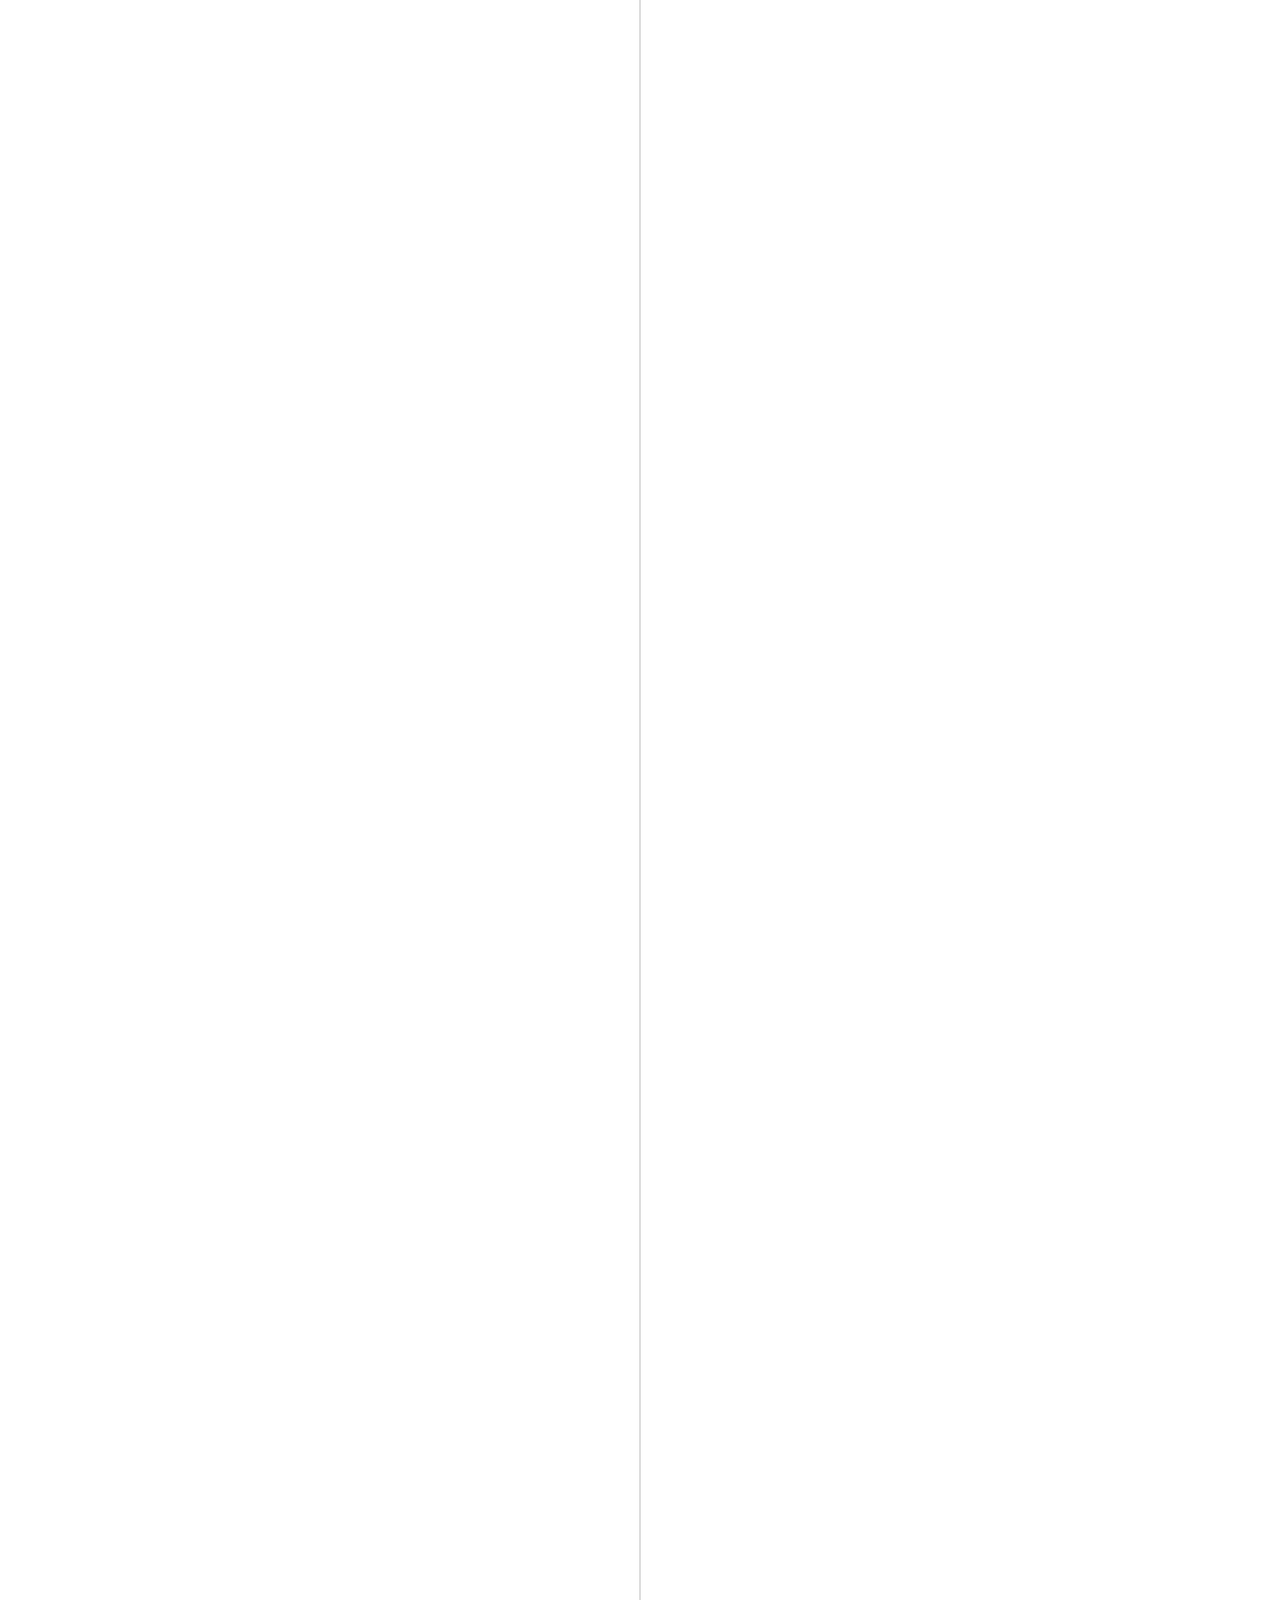
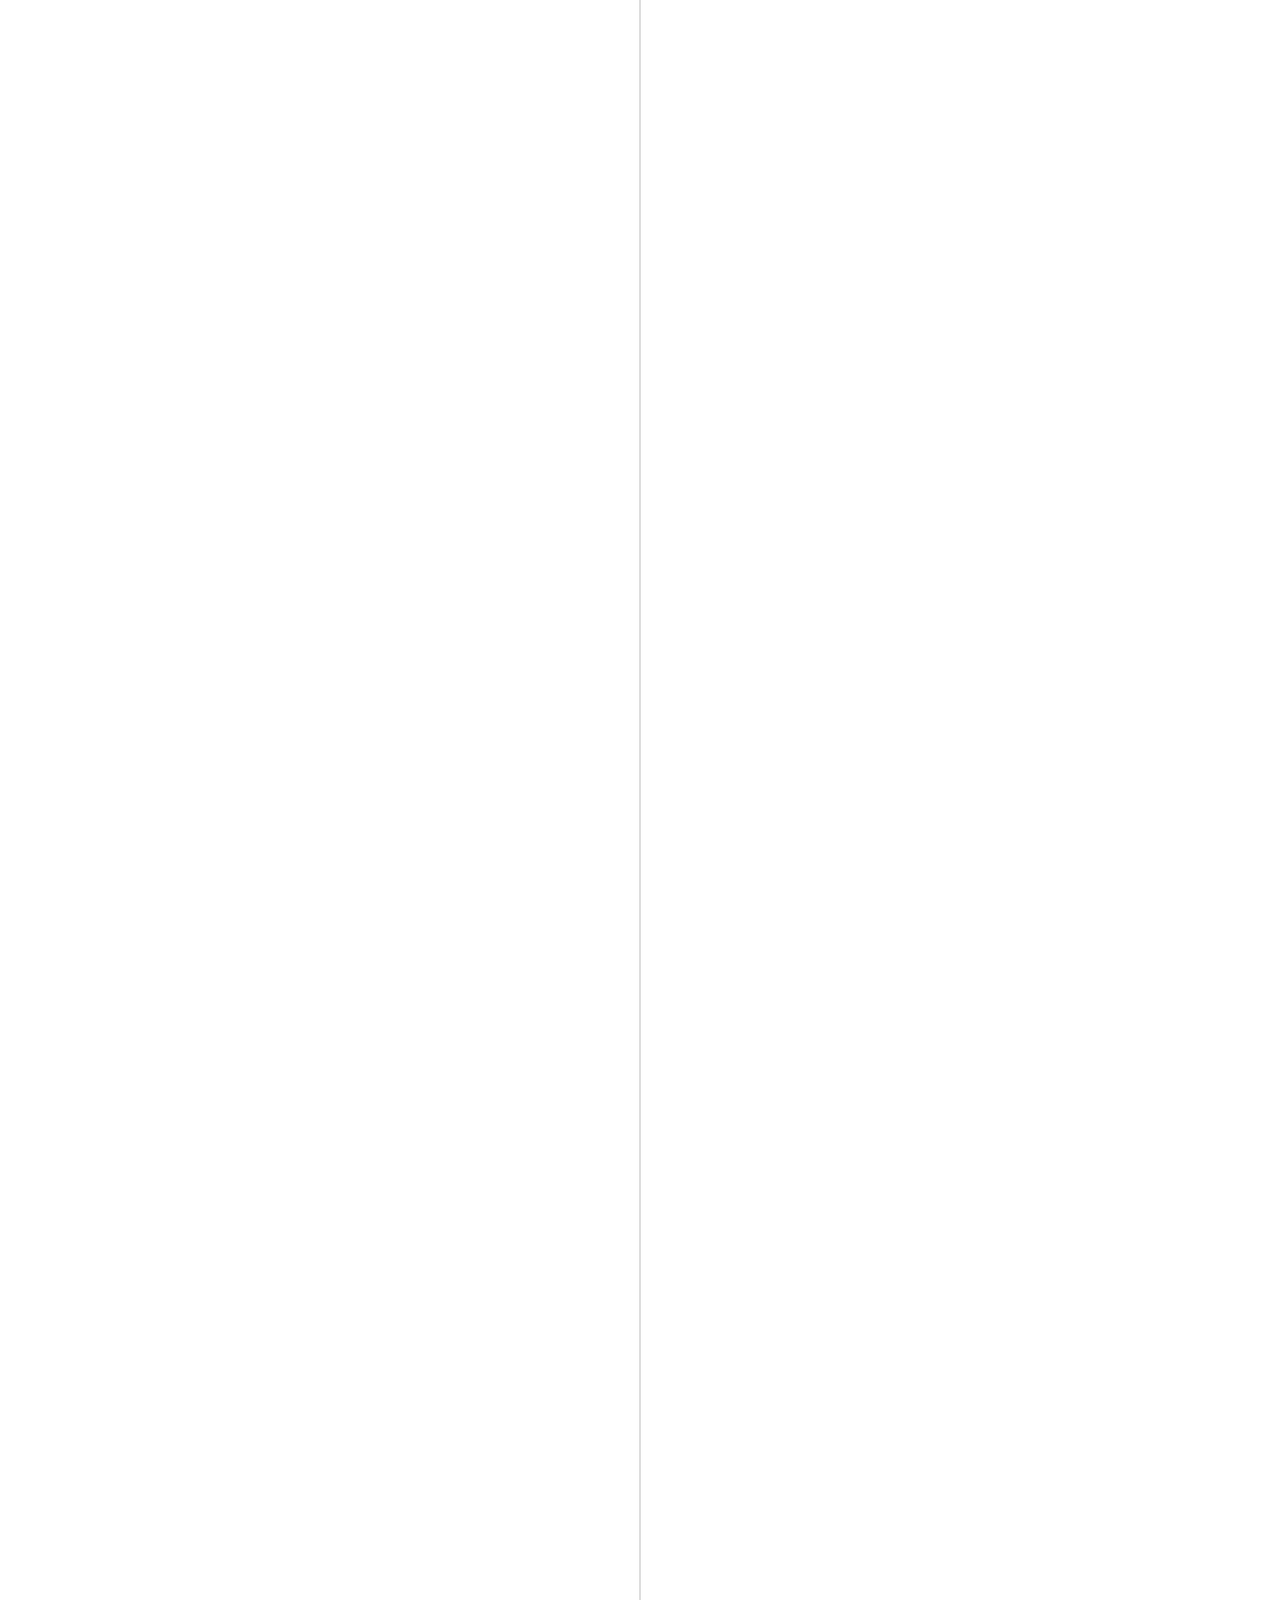
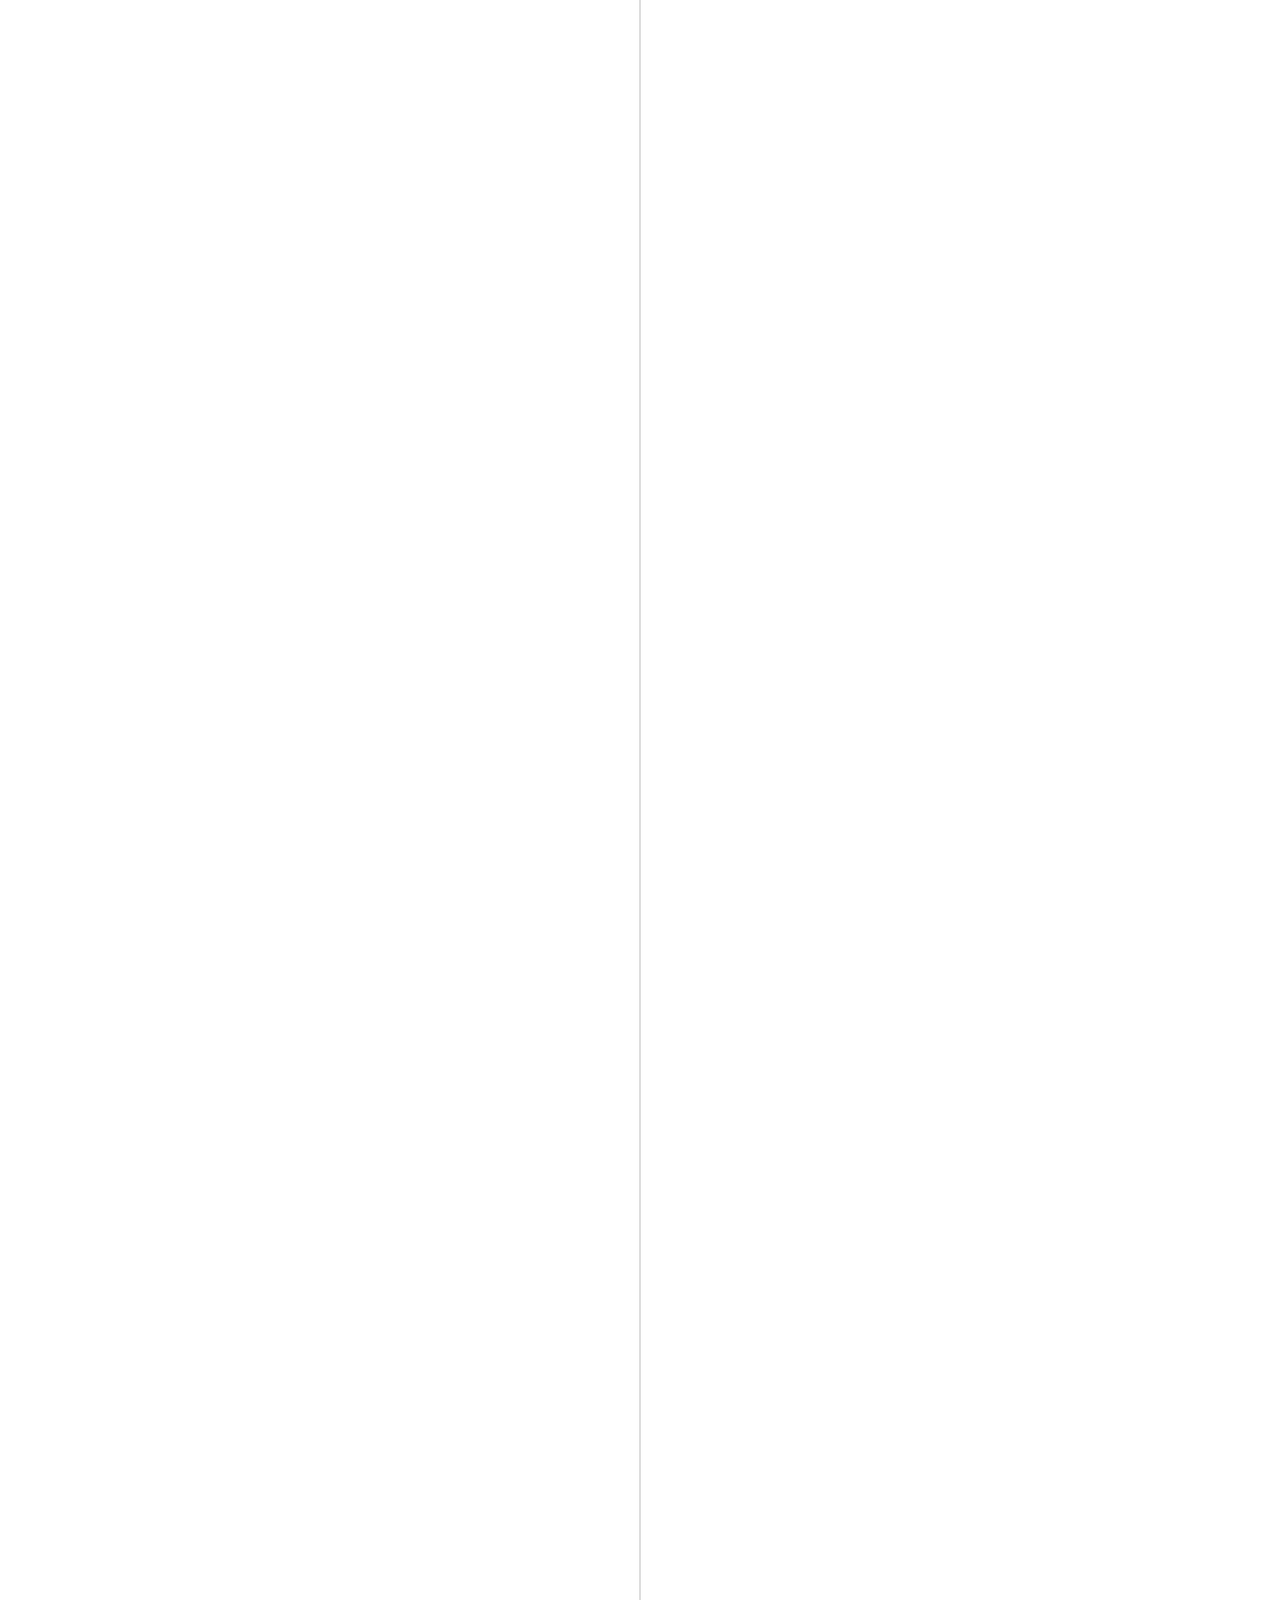
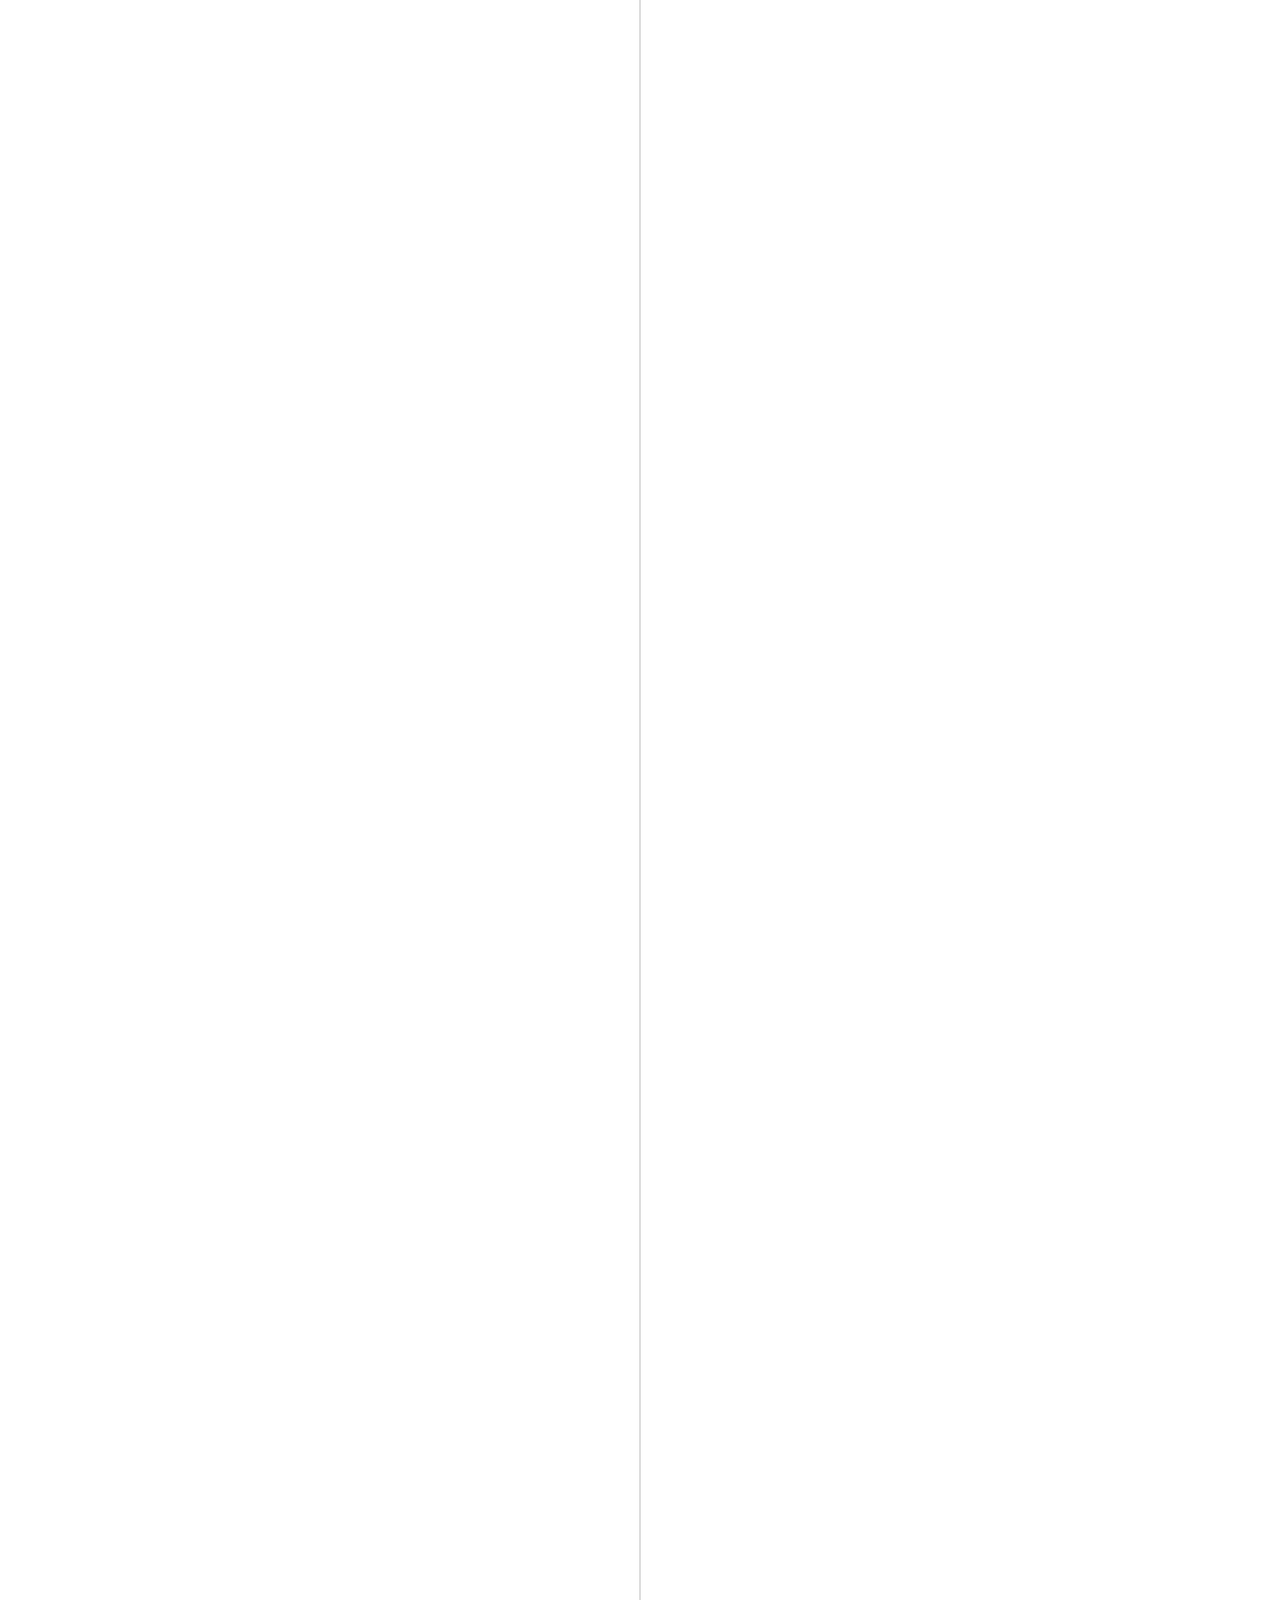
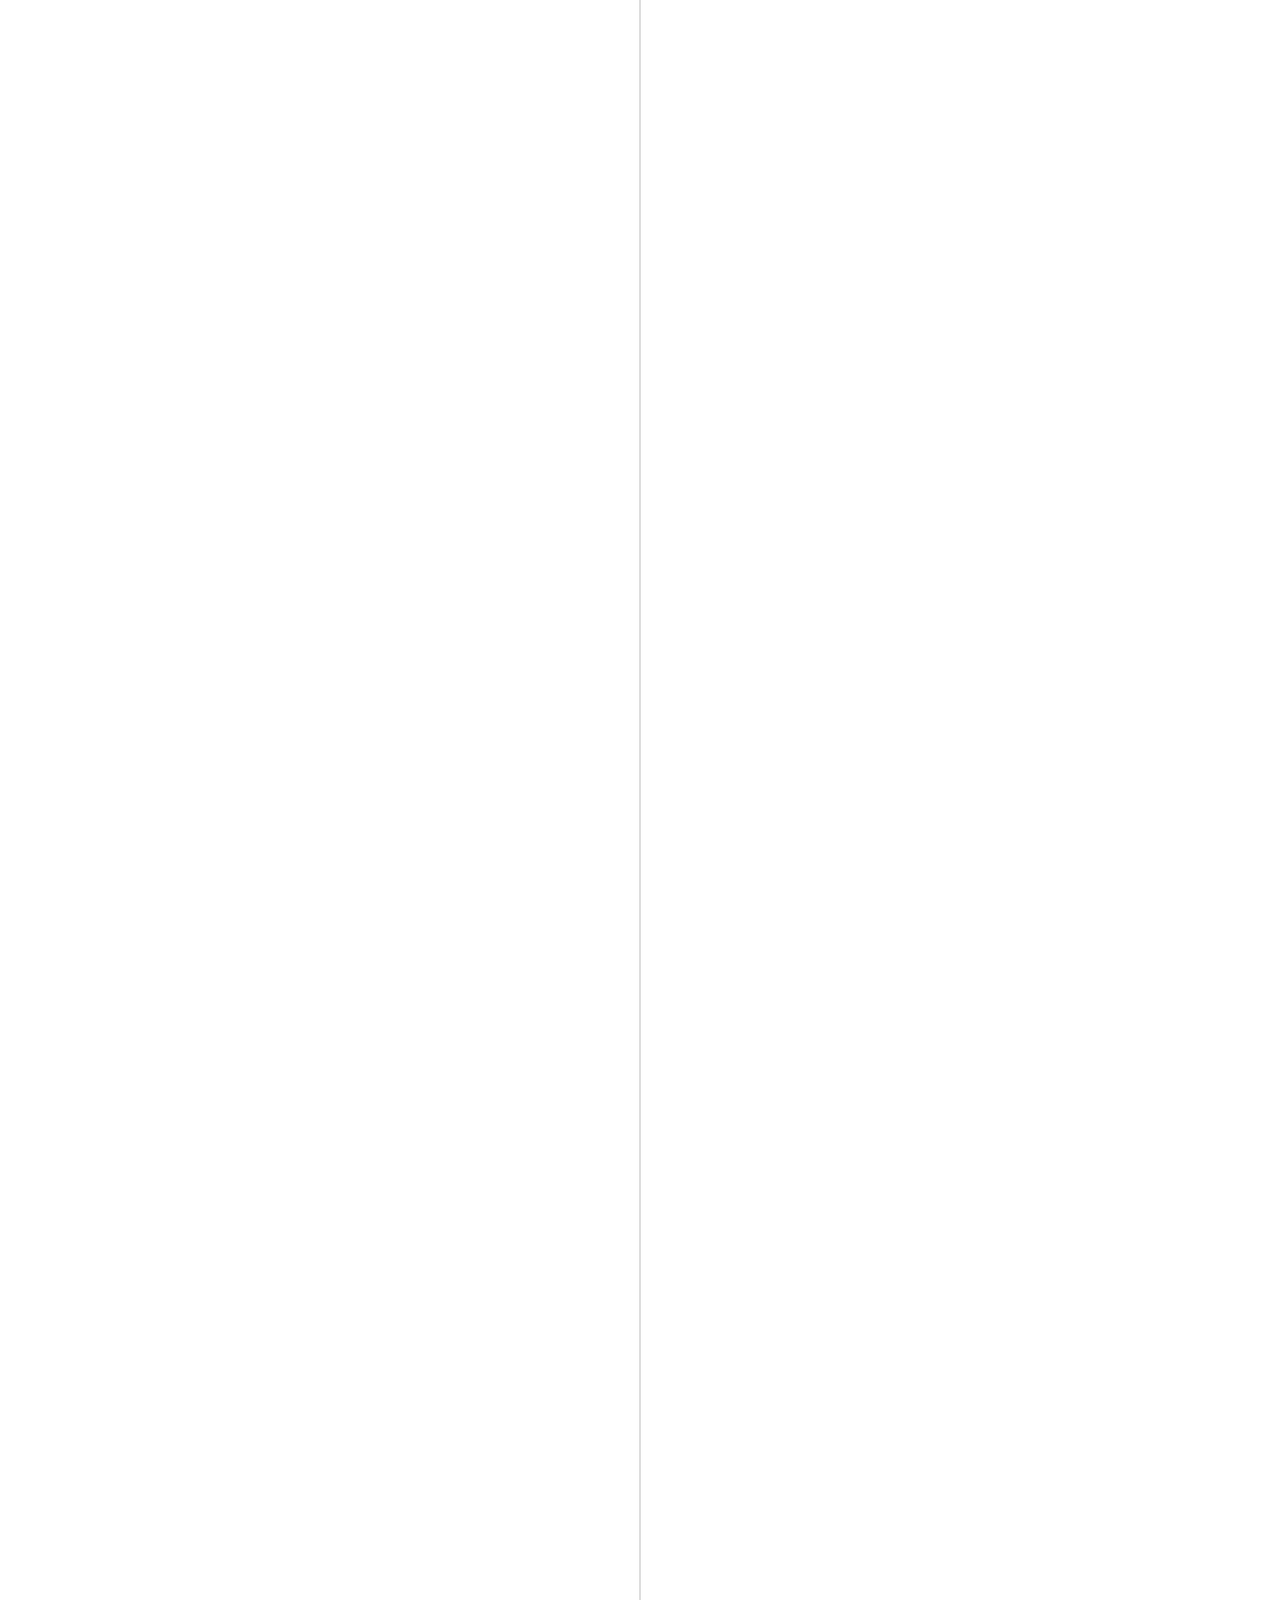
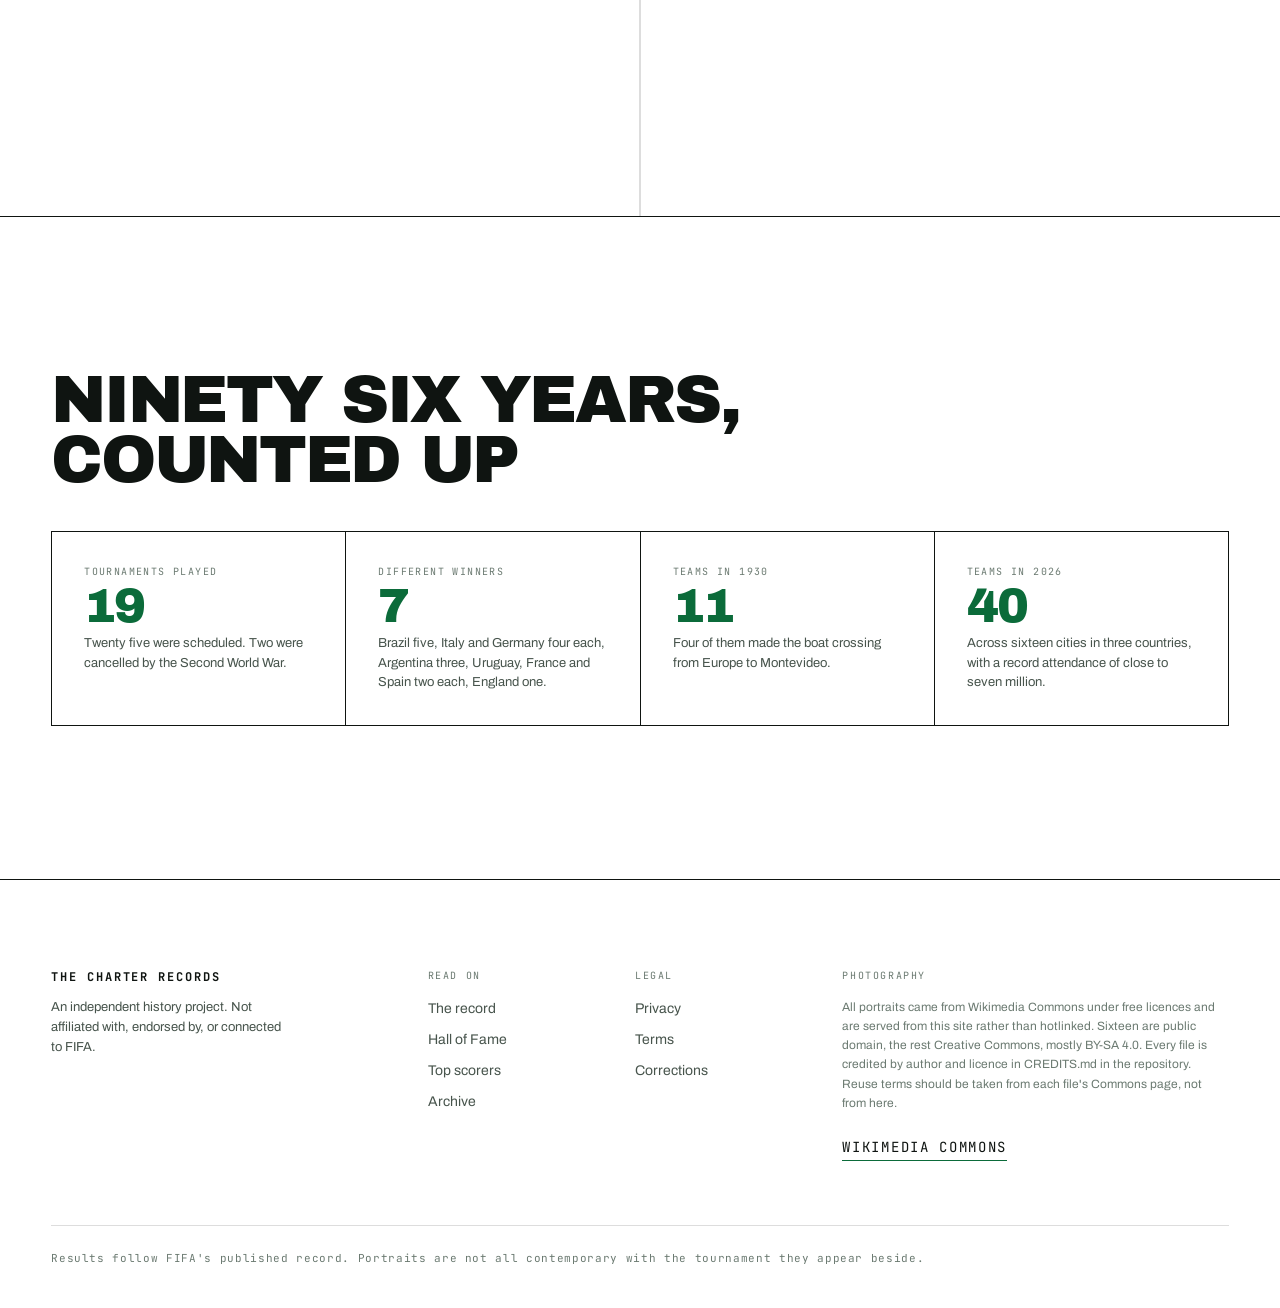
<file: timeline.html>
<!DOCTYPE html>
<html lang="en">
<head>
<meta charset="utf-8">
<meta name="viewport" content="width=device-width, initial-scale=1">
<title>Twenty three tournaments, 1930 to 2026 | The Charter Records</title>
<meta name="description" content="Every men's World Cup from Montevideo in 1930 to MetLife Stadium in 2026, with the player who defined each one.">
<meta name="theme-color" content="#FFFFFF" media="(prefers-color-scheme: light)">
<meta name="theme-color" content="#0A0D0B" media="(prefers-color-scheme: dark)">

<meta property="og:type" content="article">
<meta property="og:title" content="Twenty three tournaments, 1930 to 2026">
<meta property="og:description" content="Every men's World Cup from Montevideo to MetLife, with the player who defined each one.">
<meta property="og:image" content="https://upload.wikimedia.org/wikipedia/commons/5/5e/Pele_con_brasil_%28cropped%29.jpg">
<meta property="og:image:alt" content="Pelé in a Brazil shirt.">
<meta name="twitter:card" content="summary_large_image">

<link rel="icon" href="assets/favicon.svg" type="image/svg+xml">
<link rel="preconnect" href="https://fonts.googleapis.com">
<link rel="preconnect" href="https://fonts.gstatic.com" crossorigin>
<link rel="preconnect" href="https://upload.wikimedia.org" crossorigin>
<link rel="stylesheet" href="https://fonts.googleapis.com/css2?family=Archivo:wght@400;500;600;700&family=Archivo+Black&family=JetBrains+Mono:wght@400;500;700&display=swap">
<link rel="stylesheet" href="assets/css/main.css">
<link rel="stylesheet" href="assets/css/timeline.css">

<noscript><style>
  .reveal { opacity: 1 !important; transform: none !important; filter: none !important; }
  .skeleton { display: none !important; }
</style></noscript>
</head>
<body class="tl-page">

<a class="skip" href="#main">Skip to content</a>
<div class="grain" aria-hidden="true"></div>
<div class="progress" aria-hidden="true"><span class="progress__bar"></span></div>

<header class="nav">
  <div class="nav__inner">
    <a class="nav__brand" href="index.html">
      <span class="nav__mark" aria-hidden="true"></span>
      <span class="nav__word">The Charter Records</span>
    </a>
    <nav class="nav__links" aria-label="Sections">
      <a href="index.html#origins">Origins</a>
      <a href="index.html#eras">Eras</a>
      <a href="index.html#trophy">Trophy</a>
      <a href="index.html#topscorers">Goals</a>
      <a href="timeline.html" aria-current="page">Timeline</a>
      <a href="halloffame.html">Hall of Fame</a>
    </nav>
    <button class="burger" id="burger" type="button" aria-expanded="false" aria-controls="menu" aria-label="Open menu">
      <span class="burger__line"></span>
      <span class="burger__line"></span>
    </button>
  </div>
</header>

<div class="menu" id="menu" hidden>
  <nav class="menu__list" aria-label="Sections">
    <a href="index.html" data-menu style="--i:0">The record</a>
    <a href="index.html#origins" data-menu style="--i:1">Origins</a>
    <a href="index.html#eras" data-menu style="--i:2">Eras</a>
    <a href="index.html#trophy" data-menu style="--i:3">Trophy</a>
    <a href="index.html#women" data-menu style="--i:4">Women's game</a>
    <a href="index.html#archive" data-menu style="--i:5">Archive</a>
    <a href="halloffame.html" data-menu style="--i:6">Hall of Fame</a>
  </nav>
</div>

<main id="main">

<section class="tl-head">
  <div class="wrap">
    <a class="tl-head__back" href="index.html">&larr; Back to the record</a>
    <h1 class="tl-head__h">Twenty three tournaments</h1>
    <p class="tl-head__lede">From thirteen teams in Montevideo to forty eight across three countries. Ninety six years, two cancelled by war, and one player from each edition who is the reason people still talk about it.</p>

    <div class="tl-key">
      <span class="tl-key__item"><span class="tl-key__swatch tl-key__swatch--green" aria-hidden="true"></span>Tournament played</span>
      <span class="tl-key__item"><span class="tl-key__swatch tl-key__swatch--red" aria-hidden="true"></span>Cancelled</span>
    </div>

    <p class="tl-head__note">A note on the photographs. These are portraits of the players, not pictures taken at the tournament beside them. Several were taken decades later, because that is what exists under a free licence. Where a photograph does show the tournament itself it is described as such in the caption. All images are from Wikimedia Commons and are credited in the footer.</p>
  </div>
</section>

<div class="tl" id="timeline">
  <div class="tl__spine" aria-hidden="true"><span class="tl__fill"></span></div>

  <article class="tl__item reveal">
    <span class="tl__node" aria-hidden="true"></span>
    <div class="tl__card">
      <div class="tl__inner">
        <figure class="tl__media">
          <div class="skeleton" data-skeleton></div>
          <img src="assets/img/jose-nasazzi-urug.jpg" alt="José Nasazzi in a Uruguay shirt, arms folded." width="600" height="800" loading="lazy" decoding="async" data-img>
        </figure>
        <div class="tl__body">
          <p class="tl__year">1930</p>
          <p class="tl__host">Uruguay</p>
          <p class="tl__winner">Uruguay</p>
          <p class="tl__score">4 goals to 2 v Argentina, Montevideo</p>
          <p class="tl__boot"><span>Golden Boot</span>Guillermo Stábile, Argentina, 8</p>
          <p class="tl__player">José Nasazzi</p>
          <p class="tl__note">Uruguay's captain lifted the first trophy in front of a home crowd at the Centenario, in a stadium finished days before the tournament began.</p>
        </div>
      </div>
    </div>
  </article>

  <article class="tl__item reveal">
    <span class="tl__node" aria-hidden="true"></span>
    <div class="tl__card">
      <div class="tl__inner">
        <figure class="tl__media">
          <div class="skeleton" data-skeleton></div>
          <img src="assets/img/giuseppe-meazza-1935.jpg" alt="Giuseppe Meazza photographed in 1935." width="600" height="800" loading="lazy" decoding="async" data-img>
        </figure>
        <div class="tl__body">
          <p class="tl__year">1934</p>
          <p class="tl__host">Italy</p>
          <p class="tl__winner">Italy</p>
          <p class="tl__score">2 goals to 1 after extra time v Czechoslovakia, Rome</p>
          <p class="tl__boot"><span>Golden Boot</span>Oldrich Nejedly, Czechoslovakia, 5</p>
          <p class="tl__player">Giuseppe Meazza</p>
          <p class="tl__note">Italy's inside forward, and the first man to win the tournament twice. The San Siro carries his name.</p>
        </div>
      </div>
    </div>
  </article>

  <article class="tl__item reveal">
    <span class="tl__node" aria-hidden="true"></span>
    <div class="tl__card">
      <div class="tl__inner">
        <figure class="tl__media">
          <div class="skeleton" data-skeleton></div>
          <img src="assets/img/leonidas-dasilva.jpg" alt="Leônidas da Silva in a Brazil shirt." width="600" height="800" loading="lazy" decoding="async" data-img>
        </figure>
        <div class="tl__body">
          <p class="tl__year">1938</p>
          <p class="tl__host">France</p>
          <p class="tl__winner">Italy</p>
          <p class="tl__score">4 goals to 2 v Hungary, Paris</p>
          <p class="tl__boot"><span>Golden Boot</span>Leônidas, Brazil, 7</p>
          <p class="tl__player">Leônidas</p>
          <p class="tl__note">Brazil's top scorer, rested for the semifinal his coach assumed they would win. They lost. It was the last World Cup for twelve years.</p>
        </div>
      </div>
    </div>
  </article>

  <article class="tl__item tl__item--void reveal">
    <span class="tl__node" aria-hidden="true"></span>
    <div class="tl__void">
      <h2>1942 and 1946 cancelled</h2>
      <p>No tournament was staged. FIFA continued to exist on paper from Zurich, and the trophy spent the war in a shoebox under the bed of an Italian official in Rome.</p>
    </div>
  </article>

  <article class="tl__item reveal">
    <span class="tl__node" aria-hidden="true"></span>
    <div class="tl__card">
      <div class="tl__inner">
        <figure class="tl__media">
          <div class="skeleton" data-skeleton></div>
          <img src="assets/img/as-roma-alcides-ghiggia.jpg" alt="Alcides Ghiggia in an AS Roma shirt." width="600" height="800" loading="lazy" decoding="async" data-img>
        </figure>
        <div class="tl__body">
          <p class="tl__year">1950</p>
          <p class="tl__host">Brazil</p>
          <p class="tl__winner">Uruguay</p>
          <p class="tl__score">2 goals to 1 v Brazil, decisive match, Rio de Janeiro</p>
          <p class="tl__boot"><span>Golden Boot</span>Ademir, Brazil, 9</p>
          <p class="tl__player">Alcides Ghiggia</p>
          <p class="tl__note">Scored the goal at the Maracanã that silenced a crowd recorded at 173,850. The only tournament decided by a final group rather than a final.</p>
        </div>
      </div>
    </div>
  </article>

  <article class="tl__item reveal">
    <span class="tl__node" aria-hidden="true"></span>
    <div class="tl__card">
      <div class="tl__inner">
        <figure class="tl__media">
          <div class="skeleton" data-skeleton></div>
          <img src="assets/img/fritz-walter-cropped-2.jpg" alt="Fritz Walter, West Germany captain." width="600" height="800" loading="lazy" decoding="async" data-img>
        </figure>
        <div class="tl__body">
          <p class="tl__year">1954</p>
          <p class="tl__host">Switzerland</p>
          <p class="tl__winner">West Germany</p>
          <p class="tl__score">3 goals to 2 v Hungary, Bern</p>
          <p class="tl__boot"><span>Golden Boot</span>Sándor Kocsis, Hungary, 11</p>
          <p class="tl__player">Fritz Walter</p>
          <p class="tl__note">Captained a side nobody expected past a Hungary team that had not lost a match in four years. West Germany had trailed 2 goals to 0 inside eight minutes.</p>
        </div>
      </div>
    </div>
  </article>

  <article class="tl__item reveal">
    <span class="tl__node" aria-hidden="true"></span>
    <div class="tl__card">
      <div class="tl__inner">
        <figure class="tl__media">
          <div class="skeleton" data-skeleton></div>
          <img src="assets/img/pele-con-brasil-cropped.jpg" alt="Pelé in a Brazil shirt." width="600" height="800" loading="lazy" decoding="async" data-img>
        </figure>
        <div class="tl__body">
          <p class="tl__year">1958</p>
          <p class="tl__host">Sweden</p>
          <p class="tl__winner">Brazil</p>
          <p class="tl__score">5 goals to 2 v Sweden, Stockholm</p>
          <p class="tl__boot"><span>Golden Boot</span>Just Fontaine, France, 13</p>
          <p class="tl__player">Pelé</p>
          <p class="tl__note">Seventeen years old, and scored twice in the final. Brazil's first title, and the first won by a South American side in Europe.</p>
        </div>
      </div>
    </div>
  </article>

  <article class="tl__item reveal">
    <span class="tl__node" aria-hidden="true"></span>
    <div class="tl__card">
      <div class="tl__inner">
        <figure class="tl__media">
          <div class="skeleton" data-skeleton></div>
          <img src="assets/img/manoel-francisco-dos-santos-garrincha.jpg" alt="Garrincha in a Brazil shirt." width="600" height="800" loading="lazy" decoding="async" data-img>
        </figure>
        <div class="tl__body">
          <p class="tl__year">1962</p>
          <p class="tl__host">Chile</p>
          <p class="tl__winner">Brazil</p>
          <p class="tl__score">3 goals to 1 v Czechoslovakia, Santiago</p>
          <p class="tl__boot"><span>Golden Boot</span>Six players tied on 4</p>
          <p class="tl__player">Garrincha</p>
          <p class="tl__note">Carried Brazil through the knockout rounds after Pelé was injured in the group stage. Born with legs of different lengths, and impossible to defend against.</p>
        </div>
      </div>
    </div>
  </article>

  <article class="tl__item reveal">
    <span class="tl__node" aria-hidden="true"></span>
    <div class="tl__card">
      <div class="tl__inner">
        <figure class="tl__media">
          <div class="skeleton" data-skeleton></div>
          <img src="assets/img/bobby-moore-elgrafico-1970.jpg" alt="Bobby Moore in an England shirt, photographed in 1970." width="600" height="800" loading="lazy" decoding="async" data-img>
        </figure>
        <div class="tl__body">
          <p class="tl__year">1966</p>
          <p class="tl__host">England</p>
          <p class="tl__winner">England</p>
          <p class="tl__score">4 goals to 2 after extra time v West Germany, Wembley</p>
          <p class="tl__boot"><span>Golden Boot</span>Eusébio, Portugal, 9</p>
          <p class="tl__player">Bobby Moore</p>
          <p class="tl__note">Wiped his muddy hands on the velvet before shaking the Queen's, then lifted the trophy. England's only title, and the only final decided by a goal still disputed.</p>
        </div>
      </div>
    </div>
  </article>

  <article class="tl__item reveal">
    <span class="tl__node" aria-hidden="true"></span>
    <div class="tl__card">
      <div class="tl__inner">
        <figure class="tl__media">
          <div class="skeleton" data-skeleton></div>
          <img src="assets/img/carlos-alberto-cosmos.jpg" alt="Carlos Alberto Torres in a New York Cosmos shirt." width="600" height="800" loading="lazy" decoding="async" data-img>
        </figure>
        <div class="tl__body">
          <p class="tl__year">1970</p>
          <p class="tl__host">Mexico</p>
          <p class="tl__winner">Brazil</p>
          <p class="tl__score">4 goals to 1 v Italy, Mexico City</p>
          <p class="tl__boot"><span>Golden Boot</span>Gerd Müller, West Germany, 10</p>
          <p class="tl__player">Carlos Alberto</p>
          <p class="tl__note">Captain, and scorer of the fourth in the final after a move that ran the length of the pitch. Brazil's third title meant they kept the Jules Rimet Trophy.</p>
        </div>
      </div>
    </div>
  </article>

  <article class="tl__item reveal">
    <span class="tl__node" aria-hidden="true"></span>
    <div class="tl__card">
      <div class="tl__inner">
        <figure class="tl__media">
          <div class="skeleton" data-skeleton></div>
          <img src="assets/img/johan-cruijff-1974.jpg" alt="Johan Cruyff photographed in 1974." width="600" height="800" loading="lazy" decoding="async" data-img>
        </figure>
        <div class="tl__body">
          <p class="tl__year">1974</p>
          <p class="tl__host">West Germany</p>
          <p class="tl__winner">West Germany</p>
          <p class="tl__score">2 goals to 1 v Netherlands, Munich</p>
          <p class="tl__boot"><span>Golden Boot</span>Grzegorz Lato, Poland, 7</p>
          <p class="tl__player">Johan Cruyff</p>
          <p class="tl__note">Lost the final and won the Golden Ball. The Netherlands side he led changed how the game was played by every team that came after them.</p>
        </div>
      </div>
    </div>
  </article>

  <article class="tl__item reveal">
    <span class="tl__node" aria-hidden="true"></span>
    <div class="tl__card">
      <div class="tl__inner">
        <figure class="tl__media">
          <div class="skeleton" data-skeleton></div>
          <img src="assets/img/mario-kempes-argentina-v-spain-19-july-2026-036-cropped.jpg" alt="Mario Kempes, photographed in 2026." width="600" height="800" loading="lazy" decoding="async" data-img>
        </figure>
        <div class="tl__body">
          <p class="tl__year">1978</p>
          <p class="tl__host">Argentina</p>
          <p class="tl__winner">Argentina</p>
          <p class="tl__score">3 goals to 1 after extra time v Netherlands, Buenos Aires</p>
          <p class="tl__boot"><span>Golden Boot</span>Mario Kempes, Argentina, 6</p>
          <p class="tl__player">Mario Kempes</p>
          <p class="tl__note">Top scorer with six, two of them in the final. The tournament was staged under a military dictatorship and the questions about it have never gone away.</p>
        </div>
      </div>
    </div>
  </article>

  <article class="tl__item reveal">
    <span class="tl__node" aria-hidden="true"></span>
    <div class="tl__card">
      <div class="tl__inner">
        <figure class="tl__media">
          <div class="skeleton" data-skeleton></div>
          <img src="assets/img/paolo-rossi-vicenza-cropped.jpg" alt="Paolo Rossi in a Vicenza shirt." width="600" height="800" loading="lazy" decoding="async" data-img>
        </figure>
        <div class="tl__body">
          <p class="tl__year">1982</p>
          <p class="tl__host">Spain</p>
          <p class="tl__winner">Italy</p>
          <p class="tl__score">3 goals to 1 v West Germany, Madrid</p>
          <p class="tl__boot"><span>Golden Boot</span>Paolo Rossi, Italy, 6</p>
          <p class="tl__player">Paolo Rossi</p>
          <p class="tl__note">Six goals, weeks after a two year suspension ended. He had not scored for two years and did not score in the group stage either.</p>
        </div>
      </div>
    </div>
  </article>

  <article class="tl__item reveal">
    <span class="tl__node" aria-hidden="true"></span>
    <div class="tl__card">
      <div class="tl__inner">
        <figure class="tl__media">
          <div class="skeleton" data-skeleton></div>
          <img src="assets/img/argentina-celebrando-copa-cropped.jpg" alt="Diego Maradona celebrating with the World Cup trophy in 1986." width="600" height="800" loading="lazy" decoding="async" data-img>
        </figure>
        <div class="tl__body">
          <p class="tl__year">1986</p>
          <p class="tl__host">Mexico</p>
          <p class="tl__winner">Argentina</p>
          <p class="tl__score">3 goals to 2 v West Germany, Mexico City</p>
          <p class="tl__boot"><span>Golden Boot</span>Gary Lineker, England, 6</p>
          <p class="tl__player">Diego Maradona</p>
          <p class="tl__note">Five goals, including both against England four minutes apart: one with his hand, one after running past half their team. Shown here with the trophy.</p>
        </div>
      </div>
    </div>
  </article>

  <article class="tl__item reveal">
    <span class="tl__node" aria-hidden="true"></span>
    <div class="tl__card">
      <div class="tl__inner">
        <figure class="tl__media">
          <div class="skeleton" data-skeleton></div>
          <img src="assets/img/2019-lothar-matthaus.jpg" alt="Lothar Matthäus photographed in 2019." width="600" height="800" loading="lazy" decoding="async" data-img>
        </figure>
        <div class="tl__body">
          <p class="tl__year">1990</p>
          <p class="tl__host">Italy</p>
          <p class="tl__winner">West Germany</p>
          <p class="tl__score">1 goal to 0 v Argentina, Rome</p>
          <p class="tl__boot"><span>Golden Boot</span>Salvatore Schillaci, Italy, 6</p>
          <p class="tl__player">Lothar Matthäus</p>
          <p class="tl__note">Captain of the last West Germany team to win anything. The country reunified three months later, and the side never played under that name again.</p>
        </div>
      </div>
    </div>
  </article>

  <article class="tl__item reveal">
    <span class="tl__node" aria-hidden="true"></span>
    <div class="tl__card">
      <div class="tl__inner">
        <figure class="tl__media">
          <div class="skeleton" data-skeleton></div>
          <img src="assets/img/roberto-baggio-cropped.jpg" alt="Roberto Baggio." width="600" height="800" loading="lazy" decoding="async" data-img>
        </figure>
        <div class="tl__body">
          <p class="tl__year">1994</p>
          <p class="tl__host">United States</p>
          <p class="tl__winner">Brazil</p>
          <p class="tl__score">0 goals each, 3 to 2 on penalties v Italy, Pasadena</p>
          <p class="tl__boot"><span>Golden Boot</span>Oleg Salenko and Hristo Stoichkov, 6</p>
          <p class="tl__player">Roberto Baggio</p>
          <p class="tl__note">Carried Italy to the final almost alone, then put the last penalty over the bar. The first final decided from the spot, and the first goalless one.</p>
        </div>
      </div>
    </div>
  </article>

  <article class="tl__item reveal">
    <span class="tl__node" aria-hidden="true"></span>
    <div class="tl__card">
      <div class="tl__inner">
        <figure class="tl__media">
          <div class="skeleton" data-skeleton></div>
          <img src="assets/img/zinedine-zidane-by-tasnim-03.jpg" alt="Zinedine Zidane." width="600" height="800" loading="lazy" decoding="async" data-img>
        </figure>
        <div class="tl__body">
          <p class="tl__year">1998</p>
          <p class="tl__host">France</p>
          <p class="tl__winner">France</p>
          <p class="tl__score">3 goals to 0 v Brazil, Saint-Denis</p>
          <p class="tl__boot"><span>Golden Boot</span>Davor Suker, Croatia, 6</p>
          <p class="tl__player">Zinedine Zidane</p>
          <p class="tl__note">Two headers from corners in the first half of the final, from a player who had scored twice all tournament and been sent off in the group stage.</p>
        </div>
      </div>
    </div>
  </article>

  <article class="tl__item reveal">
    <span class="tl__node" aria-hidden="true"></span>
    <div class="tl__card">
      <div class="tl__inner">
        <figure class="tl__media">
          <div class="skeleton" data-skeleton></div>
          <img src="assets/img/ronaldo-luis-nazario-de-lima-2019-3x4-cropped.jpg" alt="Ronaldo Luís Nazário de Lima photographed in 2019." width="600" height="800" loading="lazy" decoding="async" data-img>
        </figure>
        <div class="tl__body">
          <p class="tl__year">2002</p>
          <p class="tl__host">Korea and Japan</p>
          <p class="tl__winner">Brazil</p>
          <p class="tl__score">2 goals to 0 v Germany, Yokohama</p>
          <p class="tl__boot"><span>Golden Boot</span>Ronaldo, Brazil, 8</p>
          <p class="tl__player">Ronaldo</p>
          <p class="tl__note">Eight goals and both in the final, four years after collapsing on the day of the 1998 final and two knee reconstructions after that.</p>
        </div>
      </div>
    </div>
  </article>

  <article class="tl__item reveal">
    <span class="tl__node" aria-hidden="true"></span>
    <div class="tl__card">
      <div class="tl__inner">
        <figure class="tl__media">
          <div class="skeleton" data-skeleton></div>
          <img src="assets/img/fabio-cannavaro-2011.jpg" alt="Fabio Cannavaro photographed in 2011." width="600" height="800" loading="lazy" decoding="async" data-img>
        </figure>
        <div class="tl__body">
          <p class="tl__year">2006</p>
          <p class="tl__host">Germany</p>
          <p class="tl__winner">Italy</p>
          <p class="tl__score">1 goal each, 5 to 3 on penalties v France, Berlin</p>
          <p class="tl__boot"><span>Golden Boot</span>Miroslav Klose, Germany, 5</p>
          <p class="tl__player">Fabio Cannavaro</p>
          <p class="tl__note">Italy conceded twice all tournament, one an own goal and one a penalty. He won the Ballon d'Or that year, which defenders almost never do.</p>
        </div>
      </div>
    </div>
  </article>

  <article class="tl__item reveal">
    <span class="tl__node" aria-hidden="true"></span>
    <div class="tl__card">
      <div class="tl__inner">
        <figure class="tl__media">
          <div class="skeleton" data-skeleton></div>
          <img src="assets/img/andres-iniesta-argentina-v-spain-19-july-2026-034-cropped.jpg" alt="Andrés Iniesta, photographed in 2026." width="600" height="800" loading="lazy" decoding="async" data-img>
        </figure>
        <div class="tl__body">
          <p class="tl__year">2010</p>
          <p class="tl__host">South Africa</p>
          <p class="tl__winner">Spain</p>
          <p class="tl__score">1 goal to 0 after extra time v Netherlands, Johannesburg</p>
          <p class="tl__boot"><span>Golden Boot</span>Four players tied on 5</p>
          <p class="tl__player">Andrés Iniesta</p>
          <p class="tl__note">Scored in the 116th minute of a final that produced fourteen yellow cards. Spain's first title, and the first African tournament.</p>
        </div>
      </div>
    </div>
  </article>

  <article class="tl__item reveal">
    <span class="tl__node" aria-hidden="true"></span>
    <div class="tl__card">
      <div class="tl__inner">
        <figure class="tl__media">
          <div class="skeleton" data-skeleton></div>
          <img src="assets/img/mario-gotze-germany-national-football-team-07.jpg" alt="Mario Götze in a Germany shirt." width="600" height="800" loading="lazy" decoding="async" data-img>
        </figure>
        <div class="tl__body">
          <p class="tl__year">2014</p>
          <p class="tl__host">Brazil</p>
          <p class="tl__winner">Germany</p>
          <p class="tl__score">1 goal to 0 after extra time v Argentina, Rio de Janeiro</p>
          <p class="tl__boot"><span>Golden Boot</span>James Rodríguez, Colombia, 6</p>
          <p class="tl__player">Mario Götze</p>
          <p class="tl__note">Came off the bench and scored in the 113th minute. Germany had beaten the hosts 7 goals to 1 in the semifinal, in Brazil.</p>
        </div>
      </div>
    </div>
  </article>

  <article class="tl__item reveal">
    <span class="tl__node" aria-hidden="true"></span>
    <div class="tl__card">
      <div class="tl__inner">
        <figure class="tl__media">
          <div class="skeleton" data-skeleton></div>
          <img src="assets/img/kylian-mbappe-france-v-senegal-16-june-2026-391-cropped.jpg" alt="Kylian Mbappé in a France shirt, photographed in 2026." width="600" height="800" loading="lazy" decoding="async" data-img>
        </figure>
        <div class="tl__body">
          <p class="tl__year">2018</p>
          <p class="tl__host">Russia</p>
          <p class="tl__winner">France</p>
          <p class="tl__score">4 goals to 2 v Croatia, Moscow</p>
          <p class="tl__boot"><span>Golden Boot</span>Harry Kane, England, 6</p>
          <p class="tl__player">Kylian Mbappé</p>
          <p class="tl__note">Nineteen, and the second teenager after Pelé to score in a final. Croatia reached it with a population smaller than that of Paris.</p>
        </div>
      </div>
    </div>
  </article>

  <article class="tl__item reveal">
    <span class="tl__node" aria-hidden="true"></span>
    <div class="tl__card">
      <div class="tl__inner">
        <figure class="tl__media">
          <div class="skeleton" data-skeleton></div>
          <img src="assets/img/leo-messi-argentina-v-egypt-7-july-2026-1.jpg" alt="Lionel Messi in an Argentina shirt, photographed in 2026." width="600" height="800" loading="lazy" decoding="async" data-img>
        </figure>
        <div class="tl__body">
          <p class="tl__year">2022</p>
          <p class="tl__host">Qatar</p>
          <p class="tl__winner">Argentina</p>
          <p class="tl__score">3 goals each, 4 to 2 on penalties v France, Lusail</p>
          <p class="tl__boot"><span>Golden Boot</span>Kylian Mbappé, France, 8</p>
          <p class="tl__player">Lionel Messi</p>
          <p class="tl__note">Seven goals and the Golden Ball at the fifth attempt. The first tournament played in winter, and the last of his five.</p>
        </div>
      </div>
    </div>
  </article>

  <article class="tl__item tl__item--now reveal">
    <span class="tl__node" aria-hidden="true"></span>
    <div class="tl__card">
      <div class="tl__inner">
        <figure class="tl__media">
          <div class="skeleton" data-skeleton></div>
          <img src="assets/img/ferran-torres-france-v-spain-7-24-26-237-cropped.jpg" alt="Ferran Torres in a Spain shirt, photographed in 2026." width="600" height="800" loading="lazy" decoding="async" data-img>
        </figure>
        <div class="tl__body">
          <p class="tl__year">2026</p>
          <p class="tl__host">Canada, Mexico and the United States</p>
          <p class="tl__winner">Spain</p>
          <p class="tl__score">1 goal to 0 after extra time v Argentina, East Rutherford</p>
          <p class="tl__boot"><span>Golden Boot</span>Kylian Mbappé, France, 10</p>
          <p class="tl__player">Ferran Torres</p>
          <p class="tl__note">Scored early in the second period of extra time against ten men. Spain became the first country to hold the men's and women's titles at the same time.</p>
        </div>
      </div>
    </div>
  </article>

</div>

<section class="tl-end">
  <div class="wrap">
    <h2 class="h2 reveal">Ninety six years,<br>counted up</h2>

    <div class="tl-end__grid">
      <div class="tl-end__cell reveal">
        <p class="tl-end__k">Tournaments played</p>
        <p class="tl-end__v" data-count="23">23</p>
        <p class="tl-end__s">Twenty five were scheduled. Two were cancelled by the Second World War.</p>
      </div>
      <div class="tl-end__cell reveal">
        <p class="tl-end__k">Different winners</p>
        <p class="tl-end__v" data-count="8">8</p>
        <p class="tl-end__s">Brazil five, Italy and Germany four each, Argentina three, Uruguay, France and Spain two each, England one.</p>
      </div>
      <div class="tl-end__cell reveal">
        <p class="tl-end__k">Teams in 1930</p>
        <p class="tl-end__v" data-count="13">13</p>
        <p class="tl-end__s">Four of them made the boat crossing from Europe to Montevideo.</p>
      </div>
      <div class="tl-end__cell reveal">
        <p class="tl-end__k">Teams in 2026</p>
        <p class="tl-end__v" data-count="48">48</p>
        <p class="tl-end__s">Across sixteen cities in three countries, with a record attendance of close to seven million.</p>
      </div>
    </div>
  </div>
</section>

</main>

<footer class="foot">
  <div class="wrap">
    <div class="foot__grid">
      <div class="foot__brand">
        <span class="nav__mark" aria-hidden="true"></span>
        <p class="foot__word">The Charter Records</p>
        <p class="foot__sub">An independent history project. Not affiliated with, endorsed by, or connected to FIFA.</p>
      </div>

      <div class="foot__col">
        <p class="foot__k">Read on</p>
        <a href="index.html">The record</a>
        <a href="halloffame.html">Hall of Fame</a>
        <a href="index.html#topscorers">Top scorers</a>
        <a href="index.html#archive">Archive</a>
      </div>

      <div class="foot__col">
        <p class="foot__k">Legal</p>
        <a href="privacy.html">Privacy</a>
        <a href="terms.html">Terms</a>
        <a href="corrections.html">Corrections</a>
      </div>

      <div class="foot__col foot__col--wide">
        <p class="foot__k">Photography</p>
        <p class="foot__credit">All portraits came from Wikimedia Commons under free licences and are served from this site rather than hotlinked. Sixteen are public domain, the rest Creative Commons, mostly BY-SA 4.0. Every file is credited by author and licence in CREDITS.md in the repository. Reuse terms should be taken from each file's Commons page, not from here.</p>
        <a class="foot__out" href="https://commons.wikimedia.org/" rel="noopener noreferrer" target="_blank">Wikimedia Commons</a>
      </div>
    </div>

    <p class="foot__base">Results follow FIFA's published record. Portraits are not all contemporary with the tournament they appear beside.</p>
  </div>
</footer>

<script src="assets/js/main.js" defer></script>
</body>
</html>
</file>
<file: assets/css/main.css>
/* ==========================================================================
   THE CHARTER RECORDS
   Substrate: Swiss Industrial Print on white. One archetype, committed.
   Geometry: zero radius everywhere.

   TWO ACCENTS, ONE RULE. This page carries green and red, which is only
   allowed because the split is semantic and is followed everywhere:

     --pitch  GREEN  the record. Structure, years, active state, primary CTA,
                     anything that continues.
     --alert  RED    the rupture. Reserved for the four things that broke:
                     the 1921 ban on women's football, the 1966 theft, the
                     2015 arrests, and error states in the interface.

   Red is never used for decoration, never for a link, never for a heading.
   If a new red appears anywhere outside that list, it is a bug.
   Dark mode inverts the substrate only. The archetype never changes.
   ========================================================================== */

/* --------------------------------------------------------------------------
   1. TOKENS
   -------------------------------------------------------------------------- */
:root {
  /* Substrate, light. White canvas as briefed, with a tinted recess so
     depth still reads without introducing a grey. */
  --paper:       #FFFFFF;   /* canvas */
  --paper-2:     #F1F5F1;   /* recessed compartment, faint green cast */
  --surface:     #FFFFFF;   /* raised compartment */
  --ink:         #0F1411;   /* near black, faint green cast */
  --ink-2:       #47544C;   /* secondary, 8.0:1 on white */
  --ink-3:       #6B7A71;   /* metadata, 4.6:1 on white */
  --rule:        rgba(15, 20, 17, 0.14);
  --rule-hard:   #0F1411;
  --pitch:       #0B6B3A;   /* GREEN. 6.6:1 on white. The record. */
  --pitch-ink:   #FFFFFF;   /* label colour on a green fill */
  --alert:       #C8102E;   /* RED. 6.0:1 on white. The rupture. */
  --alert-ink:   #FFFFFF;   /* label colour on a red fill */
  --invert-ink:  #FFFFFF;   /* text sitting on ink or on photography */

  /* Structure */
  --nav-h: 64px;
  --wrap: 1440px;
  --gut: clamp(1.25rem, 4vw, 4.5rem);
  --sec: clamp(6rem, 12vw, 11rem);   /* macro whitespace between chapters */

  /* Type */
  --display: "Archivo Black", "Archivo", system-ui, sans-serif;
  --sans:    "Archivo", system-ui, -apple-system, sans-serif;
  --mono:    "JetBrains Mono", ui-monospace, "SFMono-Regular", monospace;

  /* Motion. No linear, no ease-in-out. */
  --ease:  cubic-bezier(0.32, 0.72, 0, 1);
  --ease2: cubic-bezier(0.16, 1, 0.3, 1);

  /* Systemic layers only. No arbitrary z-index. */
  --z-base: 1;
  --z-sticky: 20;
  --z-nav: 30;
  --z-menu: 40;
  --z-grain: 50;
  --z-progress: 60;

  color-scheme: light;
}

@media (prefers-color-scheme: dark) {
  :root {
    --paper:      #0A0D0B;
    --paper-2:    #121712;
    --surface:    #151A16;
    --ink:        #E9EFEA;
    --ink-2:      #A3B0A8;
    --ink-3:      #86948B;
    --rule:       rgba(233, 239, 234, 0.18);
    --rule-hard:  #E9EFEA;
    --pitch:      #37C46F;   /* GREEN lifted for a dark substrate, 7.4:1 */
    --pitch-ink:  #06150C;
    --alert:      #FF5566;   /* RED lifted for a dark substrate, 6.1:1 */
    --alert-ink:  #1A0508;
    --invert-ink: #FFFFFF;
    color-scheme: dark;
  }
}

/* Dark substrate blocks.

   The light mode green (#0B6B3A) is tuned for white and only reaches about
   3:1 against near black, which is muddy and fails AA for anything that is
   not large display text. Every block that sits on an ink background rebinds
   the accent tokens to their lifted values, so descendants inherit the right
   contrast without any of them naming a colour directly. The paired ink
   tokens flip too, otherwise a fill of lifted green would carry white text. */
.hero,
.band,
.pan,
.women,
.slab {
  --pitch:      #37C46F;   /* 8.5:1 on ink */
  --pitch-ink:  #06150C;
  --alert:      #FF5566;   /* 6.1:1 on ink */
  --alert-ink:  #1A0508;
}

/* --------------------------------------------------------------------------
   2. RESET AND BASE
   -------------------------------------------------------------------------- */
*, *::before, *::after { box-sizing: border-box; }

html {
  scroll-behavior: smooth;
  scroll-padding-top: calc(var(--nav-h) + 1.5rem);
  -webkit-text-size-adjust: 100%;
}

body {
  margin: 0;
  background: var(--paper);
  color: var(--ink);
  font-family: var(--sans);
  font-size: 1rem;
  line-height: 1.6;
  overflow-x: clip;
  -webkit-font-smoothing: antialiased;
  text-rendering: optimizeLegibility;
}

img { display: block; max-width: 100%; height: auto; }
figure { margin: 0; }
p { margin: 0 0 1.15em; text-wrap: pretty; }
p:last-child { margin-bottom: 0; }
a { color: inherit; }
button, input { font: inherit; color: inherit; }

:focus-visible {
  outline: 3px solid var(--pitch);
  outline-offset: 3px;
}

::selection { background: var(--pitch); color: var(--pitch-ink); }

.wrap {
  width: 100%;
  max-width: var(--wrap);
  margin-inline: auto;
  padding-inline: var(--gut);
}

.section { padding-block: var(--sec); }

.skip {
  position: absolute;
  left: -9999px;
  top: 0;
  z-index: var(--z-progress);
  background: var(--ink);
  color: var(--paper);
  padding: 0.75rem 1.25rem;
  font-family: var(--mono);
  font-size: 0.75rem;
  letter-spacing: 0.08em;
  text-transform: uppercase;
  text-decoration: none;
}
.skip:focus { left: 0; }

/* --------------------------------------------------------------------------
   3. TYPE SCALE
   -------------------------------------------------------------------------- */
.h2 {
  font-family: var(--display);
  font-weight: 400;
  text-transform: uppercase;
  font-size: clamp(2rem, 5.2vw, 4.25rem);
  line-height: 0.9;
  letter-spacing: -0.035em;
  margin: 0 0 2.5rem;
  max-width: 20ch;
}
.h2--invert { color: var(--invert-ink); }

.lede {
  font-size: clamp(1.0625rem, 1.5vw, 1.25rem);
  line-height: 1.55;
  max-width: 62ch;
}

.section__note {
  font-family: var(--mono);
  font-size: 0.6875rem;
  letter-spacing: 0.14em;
  text-transform: uppercase;
  color: var(--ink-3);
  margin: -1.5rem 0 0;
}

/* Eyebrow budget for this page is three. Hero, Eras, Today. */
.eyebrow {
  font-family: var(--mono);
  font-size: 0.6875rem;
  font-weight: 500;
  letter-spacing: 0.22em;
  text-transform: uppercase;
  color: var(--pitch);
  margin: 0 0 1.25rem;
}
.eyebrow--onimage { color: var(--invert-ink); }
.eyebrow--onimage::before {
  content: "";
  display: inline-block;
  width: 2.5rem;
  height: 2px;
  background: var(--pitch);
  vertical-align: middle;
  margin-right: 0.75rem;
  transform: translateY(-1px);
}

/* --------------------------------------------------------------------------
   4. SYSTEMIC LAYERS
   -------------------------------------------------------------------------- */

/* Mechanical noise. Fixed, non-interactive, never attached to scrolling content.

   NO mix-blend-mode here, deliberately. A blend mode on a fixed full viewport
   layer forces the browser to re-composite the entire screen on every scroll
   frame, which was the single largest cause of scroll jank on this page. A
   plain low opacity overlay gets the same texture for no per-frame cost. */
.grain {
  position: fixed;
  inset: 0;
  z-index: var(--z-grain);
  pointer-events: none;
  opacity: 0.16;
  background-image: url("data:image/svg+xml,%3Csvg xmlns='http://www.w3.org/2000/svg' width='160' height='160'%3E%3Cfilter id='n'%3E%3CfeTurbulence type='fractalNoise' baseFrequency='0.85' numOctaves='3' stitchTiles='stitch'/%3E%3CfeColorMatrix type='saturate' values='0'/%3E%3C/filter%3E%3Crect width='160' height='160' filter='url(%23n)' opacity='0.22'/%3E%3C/svg%3E");
}
@media (prefers-color-scheme: dark) {
  .grain { opacity: 0.1; }
}

/* Scroll progress. Driven by a scroll timeline, not a scroll event listener. */
.progress {
  position: fixed;
  inset: 0 0 auto 0;
  height: 2px;
  z-index: var(--z-progress);
  background: var(--rule);
  pointer-events: none;
}
.progress__bar {
  display: block;
  height: 100%;
  width: 100%;
  background: var(--pitch);
  transform-origin: 0 50%;
  transform: scaleX(0);
}
@supports (animation-timeline: scroll()) {
  .progress__bar {
    animation: progress-grow linear both;
    animation-timeline: scroll(root block);
  }
}
@keyframes progress-grow { to { transform: scaleX(1); } }

/* --------------------------------------------------------------------------
   5. NAVIGATION. One line at desktop, 64px, solid. No translucency.
   -------------------------------------------------------------------------- */
.nav {
  position: sticky;
  top: 0;
  z-index: var(--z-nav);
  background: var(--paper);
  border-bottom: 1px solid var(--rule);
}
.nav__inner {
  max-width: var(--wrap);
  margin-inline: auto;
  padding-inline: var(--gut);
  height: var(--nav-h);
  display: flex;
  align-items: center;
  justify-content: space-between;
  gap: 2rem;
}
.nav__brand {
  display: inline-flex;
  align-items: center;
  gap: 0.6rem;
  text-decoration: none;
  flex: none;
}
/* The mark carries both accents, which is the one place they sit together:
   a green plate struck through by a red band. Green record, red rupture. */
.nav__mark {
  position: relative;
  width: 14px;
  height: 14px;
  background: var(--pitch);
  flex: none;
}
.nav__mark::after {
  content: "";
  position: absolute;
  left: 0;
  top: 5px;
  width: 100%;
  height: 4px;
  background: var(--alert);
}
.nav__word {
  font-family: var(--mono);
  font-size: 0.6875rem;
  font-weight: 700;
  letter-spacing: 0.16em;
  text-transform: uppercase;
  white-space: nowrap;
}
.nav__links {
  display: flex;
  align-items: center;
  gap: clamp(0.9rem, 2vw, 2rem);
}
.nav__links a {
  position: relative;
  font-family: var(--mono);
  font-size: 0.6875rem;
  letter-spacing: 0.1em;
  text-transform: uppercase;
  text-decoration: none;
  color: var(--ink-2);
  white-space: nowrap;
  padding-block: 0.4rem;
  transition: color 0.35s var(--ease);
}
.nav__links a::after {
  content: "";
  position: absolute;
  left: 0;
  bottom: 0;
  width: 100%;
  height: 2px;
  background: var(--pitch);
  transform: scaleX(0);
  transform-origin: 0 50%;
  transition: transform 0.45s var(--ease);
}
.nav__links a:hover { color: var(--ink); }
.nav__links a:hover::after,
.nav__links a[aria-current="true"]::after { transform: scaleX(1); }
.nav__links a[aria-current="true"] { color: var(--ink); }

.burger {
  display: none;
  width: 44px;
  height: 44px;
  border: 1px solid var(--rule-hard);
  background: transparent;
  cursor: pointer;
  position: relative;
  padding: 0;
}
.burger__line {
  position: absolute;
  left: 50%;
  width: 18px;
  height: 2px;
  background: var(--ink);
  transform-origin: 50% 50%;
  transition: transform 0.5s var(--ease), opacity 0.3s var(--ease);
}
.burger__line:nth-child(1) { top: 18px; transform: translateX(-50%); }
.burger__line:nth-child(2) { top: 24px; transform: translateX(-50%); }
.burger[aria-expanded="true"] .burger__line:nth-child(1) { transform: translateX(-50%) translateY(3px) rotate(45deg); }
.burger[aria-expanded="true"] .burger__line:nth-child(2) { transform: translateX(-50%) translateY(-3px) rotate(-45deg); }

.menu {
  position: fixed;
  inset: var(--nav-h) 0 0 0;
  z-index: var(--z-menu);
  background: var(--paper);
  border-top: 1px solid var(--rule);
  display: grid;
  align-content: start;
}
.menu[hidden] { display: none; }
.menu__list { display: grid; }
.menu__list a {
  font-family: var(--display);
  text-transform: uppercase;
  font-size: clamp(1.75rem, 9vw, 3rem);
  line-height: 1;
  letter-spacing: -0.03em;
  text-decoration: none;
  padding: 1.1rem var(--gut);
  border-bottom: 1px solid var(--rule);
  opacity: 0;
  transform: translateY(28px);
}
.menu.is-open .menu__list a {
  animation: menu-in 0.6s var(--ease2) forwards;
  animation-delay: calc(var(--i) * 60ms);
}
@keyframes menu-in { to { opacity: 1; transform: translateY(0); } }

@media (max-width: 900px) {
  .nav__links { display: none; }
  .burger { display: block; }
}

/* --------------------------------------------------------------------------
   6. BUTTONS. Nested icon capsule. Contrast checked in both modes.
   -------------------------------------------------------------------------- */
.btn {
  --mx: 0px; --my: 0px;
  display: inline-flex;
  align-items: center;
  gap: 0.75rem;
  padding: 0.5rem 0.5rem 0.5rem 1.5rem;
  border: 1px solid transparent;
  text-decoration: none;
  cursor: pointer;
  font-family: var(--mono);
  font-size: 0.75rem;
  font-weight: 500;
  letter-spacing: 0.12em;
  text-transform: uppercase;
  white-space: nowrap;
  transform: translate3d(var(--mx), var(--my), 0);
  transition: transform 0.5s var(--ease), background-color 0.4s var(--ease), color 0.4s var(--ease);
}
.btn__label { line-height: 1; }
.btn__icon {
  width: 34px;
  height: 34px;
  flex: none;
  display: grid;
  place-items: center;
  font-size: 1rem;
  transition: transform 0.5s var(--ease);
}

.btn--primary { background: var(--pitch); color: var(--pitch-ink); }
.btn--primary .btn__icon { background: rgba(0, 0, 0, 0.22); }
@media (prefers-color-scheme: dark) {
  .btn--primary .btn__icon { background: rgba(0, 0, 0, 0.24); }
}
.btn--primary:hover .btn__icon { transform: translate3d(3px, 3px, 0) scale(1.06); }
.btn--primary:active { transform: translate3d(var(--mx), var(--my), 0) scale(0.97); }

.btn--ghost {
  background: transparent;
  color: var(--ink);
  border-color: var(--rule-hard);
  padding: 0.65rem 1.25rem;
}
.btn--ghost:hover { background: var(--ink); color: var(--paper); }
.btn--ghost:active { transform: scale(0.97); }

/* --------------------------------------------------------------------------
   7. MEDIA FRAMES, SKELETONS, ERROR STATE
   -------------------------------------------------------------------------- */

/* Nested enclosure: outer tray, inner plate. Sharp corners throughout. */
.frame {
  border: 1px solid var(--rule-hard);
  padding: 8px;
  background: var(--paper-2);
}
.frame__core {
  position: relative;
  overflow: hidden;
  background: var(--paper-2);
}
/* object-position sits high on purpose. These are photographs of people, and
   when a cover crop has to lose something it should lose feet, not heads. */
.frame__core img,
.bento__cell--media img,
.stack__media img {
  width: 100%;
  height: 100%;
  object-fit: cover;
  object-position: 50% 22%;
  filter: grayscale(1) contrast(1.08);
  transition: transform 1.1s var(--ease), filter 0.7s var(--ease);
}
/* The two trophy plates are objects, not people, and want centring. */
.trophy__a .frame__core img,
.trophy__b .frame__core img { object-position: 50% 50%; }
.frame:hover .frame__core img,
.bento__cell--media:hover img,
.stack__media:hover img { transform: scale(1.045); filter: grayscale(0.55) contrast(1.05); }

figcaption {
  font-family: var(--mono);
  font-size: 0.6875rem;
  line-height: 1.5;
  letter-spacing: 0.04em;
  color: var(--ink-3);
  margin-top: 0.75rem;
  max-width: 46ch;
}

.skeleton {
  position: absolute;
  inset: 0;
  background: var(--paper-2);
  overflow: hidden;
}
.skeleton::after {
  content: "";
  position: absolute;
  inset: 0;
  transform: translateX(-100%);
  background: linear-gradient(90deg, transparent, var(--rule), transparent);
  animation: shimmer 1.4s var(--ease) infinite;
}
@keyframes shimmer { to { transform: translateX(100%); } }
.is-loaded .skeleton { display: none; }

/* Offline or blocked image: a labelled compartment, never a broken glyph. */
.img-error {
  position: absolute;
  inset: 0;
  display: grid;
  place-content: center;
  gap: 0.5rem;
  padding: 1.5rem;
  text-align: center;
  background: var(--paper-2);
  border: 1px dashed var(--rule-hard);
}
.img-error b {
  font-family: var(--mono);
  font-size: 0.6875rem;
  letter-spacing: 0.16em;
  text-transform: uppercase;
  color: var(--alert);   /* rupture rule: error state */
}
.img-error span {
  font-family: var(--mono);
  font-size: 0.6875rem;
  line-height: 1.5;
  color: var(--ink-3);
  max-width: 34ch;
}

/* --------------------------------------------------------------------------
   8. HERO. Full bleed plate, text anchored bottom left.
   -------------------------------------------------------------------------- */
.hero {
  position: relative;
  min-height: calc(100dvh - var(--nav-h));
  display: grid;
  align-items: end;
  isolation: isolate;
  overflow: hidden;
  background: var(--ink);
}
.hero__media { position: absolute; inset: 0; z-index: -2; }
.hero__media img {
  width: 100%;
  height: 100%;
  object-fit: cover;
  filter: grayscale(1) contrast(1.15) brightness(0.72);
}
.hero::after {
  content: "";
  position: absolute;
  inset: 0;
  z-index: -1;
  background:
    linear-gradient(to top, rgba(8, 8, 8, 0.92) 0%, rgba(8, 8, 8, 0.55) 42%, rgba(8, 8, 8, 0.25) 100%);
}
.hero__body {
  padding: 0 var(--gut) clamp(3rem, 8vh, 6rem);
  padding-top: 6rem;              /* cap. Hero content never floats mid viewport. */
  max-width: var(--wrap);
  margin-inline: auto;
  width: 100%;
}
.hero__title {
  font-family: var(--display);
  font-weight: 400;
  text-transform: uppercase;
  color: var(--invert-ink);
  font-size: clamp(2.25rem, 6.4vw, 6rem);
  line-height: 0.88;
  letter-spacing: -0.04em;
  margin: 0 0 1.75rem;
}
.hero__lede {
  color: var(--invert-ink);
  opacity: 0.86;
  font-size: clamp(1rem, 1.4vw, 1.1875rem);
  line-height: 1.5;
  max-width: 52ch;
  margin-bottom: 2.25rem;
}

/* --------------------------------------------------------------------------
   9. ORIGINS. Asymmetric split, oversized numeral, compartment grid.
   -------------------------------------------------------------------------- */
.origins__head { position: relative; }
.origins__numeral {
  font-family: var(--display);
  font-size: clamp(6rem, 22vw, 20rem);
  line-height: 0.75;
  letter-spacing: -0.055em;
  color: var(--pitch);
  opacity: 0.12;
  position: absolute;
  right: 0;
  top: -0.15em;
  pointer-events: none;
  user-select: none;
}
.origins__split {
  display: grid;
  grid-template-columns: 1.35fr 1fr;
  gap: clamp(2rem, 5vw, 5rem);
  align-items: start;
  padding-top: 1rem;
}
.origins__text p { color: var(--ink-2); }
.origins__text .lede { color: var(--ink); }
.origins__figure .frame__core { aspect-ratio: 4 / 5; }

/* Razor lines from a 1px grid gap, not from eight separate borders. */
.founders {
  display: grid;
  grid-template-columns: repeat(4, 1fr);
  gap: 1px;
  background: var(--rule-hard);
  border: 1px solid var(--rule-hard);
  margin-top: clamp(3rem, 7vw, 6rem);
}
.founders__cell {
  background: var(--paper);
  padding: clamp(1.25rem, 2.5vw, 2rem);
  display: grid;
  gap: 0.35rem;
  align-content: start;
  min-height: 9rem;
  transition: background-color 0.45s var(--ease);
}
.founders__cell:hover { background: var(--paper-2); }
.founders__cell--alt { background: var(--paper-2); }
.founders__cell--alt:hover { background: var(--paper); }
.founders__n {
  font-family: var(--mono);
  font-size: 0.6875rem;
  letter-spacing: 0.14em;
  color: var(--pitch);
}
.founders__name {
  font-family: var(--display);
  text-transform: uppercase;
  font-size: clamp(1.05rem, 1.8vw, 1.6rem);
  line-height: 1;
  letter-spacing: -0.03em;
}
.founders__meta {
  font-family: var(--mono);
  font-size: 0.6875rem;
  letter-spacing: 0.08em;
  text-transform: uppercase;
  color: var(--ink-3);
}

/* --------------------------------------------------------------------------
   10. CONFEDERATION BAND. The single marquee on this page.
   -------------------------------------------------------------------------- */
.band {
  border-block: 1px solid var(--rule-hard);
  background: var(--ink);
  color: var(--paper);
  overflow: hidden;
  padding-block: 1rem;
}
.band__track { display: flex; width: max-content; animation: marquee 34s linear infinite; }
.band__set { display: flex; align-items: center; gap: 2.5rem; padding-right: 2.5rem; }
.band__item {
  font-family: var(--mono);
  font-size: 0.75rem;
  letter-spacing: 0.18em;
  text-transform: uppercase;
  white-space: nowrap;
}
.band__item b { color: var(--pitch); font-weight: 700; margin-left: 0.4rem; }
.band__sep { color: var(--pitch); font-family: var(--mono); font-size: 0.75rem; }
@keyframes marquee { to { transform: translate3d(-50%, 0, 0); } }
.band:hover .band__track { animation-play-state: paused; }
@media (prefers-color-scheme: dark) {
  .band { background: var(--paper-2); color: var(--ink); }
}

/* --------------------------------------------------------------------------
   11. PRESIDENTS RAIL. Horizontal snap track.
   -------------------------------------------------------------------------- */
.rail {
  display: grid;
  grid-auto-flow: column;
  grid-auto-columns: minmax(19rem, 22rem);
  gap: 1px;
  background: var(--rule-hard);
  border-block: 1px solid var(--rule-hard);
  overflow-x: auto;
  scroll-snap-type: x mandatory;
  scrollbar-width: thin;
  margin-top: clamp(2.5rem, 5vw, 4rem);
  padding-inline: 0;
  overscroll-behavior-x: contain;
}
.rail__card {
  background: var(--paper);
  scroll-snap-align: start;
  padding: clamp(1.5rem, 2.5vw, 2.25rem);
  display: grid;
  align-content: start;
  gap: 0.4rem;
  transition: background-color 0.45s var(--ease);
}
.rail__card:hover { background: var(--paper-2); }
.rail__card--key { background: var(--paper-2); }
.rail__card--key:hover { background: var(--paper); }
.rail__card--gap { opacity: 0.72; }
.rail__years {
  font-family: var(--mono);
  font-size: 0.6875rem;
  letter-spacing: 0.16em;
  text-transform: uppercase;
  color: var(--pitch);
  margin: 0;
}
.rail__name {
  font-family: var(--display);
  text-transform: uppercase;
  font-size: clamp(1.2rem, 2vw, 1.65rem);
  line-height: 1;
  letter-spacing: -0.03em;
  margin: 0.25rem 0 0;
}
.rail__country {
  font-family: var(--mono);
  font-size: 0.6875rem;
  letter-spacing: 0.1em;
  text-transform: uppercase;
  color: var(--ink-3);
  margin: 0 0 0.75rem;
}
.rail__note { font-size: 0.9375rem; line-height: 1.55; color: var(--ink-2); margin: 0; }
.rail__card--key .rail__name { color: var(--pitch); }

/* --------------------------------------------------------------------------
   12. ERAS. Scroll-pinned horizontal pan. CSS timeline, snap fallback.
   -------------------------------------------------------------------------- */
.pan {
  position: relative;
  background: var(--ink);
  color: var(--paper);
  border-block: 1px solid var(--rule-hard);
}
@media (prefers-color-scheme: dark) {
  .pan { background: var(--paper-2); color: var(--ink); }
}
.pan__stage { position: relative; }
.pan__head {
  padding: clamp(3rem, 6vw, 5rem) var(--gut) 0;
  max-width: var(--wrap);
  margin-inline: auto;
}
.pan__head .eyebrow { color: var(--pitch); }
.pan__title {
  font-family: var(--display);
  font-weight: 400;
  text-transform: uppercase;
  font-size: clamp(2rem, 5.2vw, 4.25rem);
  line-height: 0.9;
  letter-spacing: -0.035em;
  margin: 0;
}
.pan__track {
  display: flex;
  gap: 1px;
  padding: clamp(2.5rem, 5vw, 4rem) var(--gut) clamp(3rem, 6vw, 5rem);
  will-change: transform;
}
.era {
  flex: 0 0 min(30rem, 82vw);
  border: 1px solid currentColor;
  padding: clamp(1.5rem, 3vw, 2.5rem);
  display: grid;
  align-content: start;
  gap: 0.5rem;
}
.era__range {
  font-family: var(--mono);
  font-size: 0.6875rem;
  letter-spacing: 0.18em;
  text-transform: uppercase;
  color: var(--pitch);
  margin: 0;
}
.era__name {
  font-family: var(--display);
  text-transform: uppercase;
  font-size: clamp(1.5rem, 3vw, 2.5rem);
  line-height: 0.95;
  letter-spacing: -0.035em;
  margin: 0.25rem 0 0.75rem;
}
.era__body { font-size: 0.9375rem; line-height: 1.6; opacity: 0.82; margin: 0 0 1.5rem; }
.era__stat { margin: 0; padding-top: 1.25rem; border-top: 1px solid currentColor; }
.era__stat dt {
  font-family: var(--mono);
  font-size: 0.625rem;
  letter-spacing: 0.16em;
  text-transform: uppercase;
  opacity: 0.7;
}
.era__stat dd {
  font-family: var(--display);
  font-size: clamp(2.25rem, 5vw, 3.5rem);
  line-height: 1;
  letter-spacing: -0.04em;
  margin: 0.25rem 0 0;
  font-variant-numeric: tabular-nums;
}
.era--accent { background: var(--pitch); color: var(--pitch-ink); border-color: var(--pitch); }
.era--accent .era__range { color: var(--pitch-ink); opacity: 0.85; }

/* rupture rule: the 2015 era is the one that broke, so it takes the red fill */
.era--alert { background: var(--alert); color: var(--alert-ink); border-color: var(--alert); }
.era--alert .era__range { color: var(--alert-ink); opacity: 0.85; }

/* Pinned pan, where the browser supports scroll-driven animation. */
@supports (animation-timeline: view()) {
  @media (min-width: 901px) and (prefers-reduced-motion: no-preference) {
    .pan {
      height: 460vh;
      view-timeline: --panTL block;
    }
    .pan__stage {
      position: sticky;
      top: var(--nav-h);
      height: calc(100dvh - var(--nav-h));
      overflow: hidden;
      display: flex;
      flex-direction: column;
      justify-content: center;
    }
    .pan__track {
      animation: pan-x linear both;
      animation-timeline: --panTL;
      animation-range: contain 0% contain 100%;
    }
    /* Track is wider than the viewport, so this value is negative.
       The track's own right gutter supplies the trailing space. */
    @keyframes pan-x {
      to { transform: translate3d(calc(100vw - 100%), 0, 0); }
    }
  }
}

/* Fallback everywhere else: an honest horizontal snap track. */
.pan__track { overflow-x: auto; scroll-snap-type: x mandatory; overscroll-behavior-x: contain; }
.era { scroll-snap-align: center; }
@supports (animation-timeline: view()) {
  @media (min-width: 901px) and (prefers-reduced-motion: no-preference) {
    .pan__track { overflow-x: visible; scroll-snap-type: none; }
  }
}

/* --------------------------------------------------------------------------
   13. TROPHY. Layered cascade with a deliberate overlap.
   -------------------------------------------------------------------------- */
.trophy__grid {
  display: grid;
  grid-template-columns: repeat(12, 1fr);
  gap: clamp(1.5rem, 3vw, 3rem);
  align-items: start;
}
.trophy__text { grid-column: 1 / span 6; }
.trophy__text p:not(.lede) { color: var(--ink-2); }
.trophy__a { grid-column: 7 / span 3; }
.trophy__b { grid-column: 10 / span 3; margin-top: clamp(3rem, 9vw, 8rem); }
.trophy__a .frame__core,
.trophy__b .frame__core { aspect-ratio: 3 / 4; }

/* --------------------------------------------------------------------------
   14. STICKY STACK. Cards pin at the top and compress as the next arrives.
   -------------------------------------------------------------------------- */
.stack { padding-block: var(--sec) 0; }
.stack__title { margin-bottom: clamp(2rem, 5vw, 4rem); }
.stack__list { max-width: var(--wrap); margin-inline: auto; padding-inline: var(--gut); }
/* Each card pins slightly lower than the one before it, so the stack stays
   visible as an edge cascade rather than a single card replacing another.
   Pure sticky, no scroll timeline: it behaves identically in every engine. */
.stack__card {
  position: sticky;
  top: calc(var(--nav-h) + 1.5rem + (var(--n) * 14px));
  padding-bottom: 1.75rem;
  /* Sticky content sits above normal flow but below the nav. Without this a
     following section can paint over a pinned card. */
  z-index: var(--z-sticky);
}
.stack__inner {
  background: var(--paper);
  border: 1px solid var(--rule-hard);
  display: grid;
  grid-template-columns: 1.1fr 1fr;
  gap: 0;
  align-items: stretch;
  overflow: hidden;
}
.stack__card > .stack__inner > *:not(.stack__media) { padding-inline: clamp(1.5rem, 3vw, 2.75rem); }
.stack__date {
  grid-column: 1;
  font-family: var(--mono);
  font-size: 0.6875rem;
  letter-spacing: 0.18em;
  text-transform: uppercase;
  color: var(--pitch);
  margin: clamp(1.5rem, 3vw, 2.75rem) 0 0;
}
.stack__h {
  grid-column: 1;
  font-family: var(--display);
  text-transform: uppercase;
  font-size: clamp(1.5rem, 3.2vw, 2.75rem);
  line-height: 0.95;
  letter-spacing: -0.035em;
  margin: 0.5rem 0 1rem;
}
.stack__p {
  grid-column: 1;
  font-size: 0.9375rem;
  line-height: 1.6;
  color: var(--ink-2);
  margin: 0 0 clamp(1.5rem, 3vw, 2.75rem);
  max-width: 52ch;
}
.stack__media {
  grid-column: 2;
  grid-row: 1 / span 4;
  position: relative;
  overflow: hidden;
  min-height: 100%;
  background: var(--paper-2);
  border-left: 1px solid var(--rule-hard);
}
/* rupture rule: the 2015 arrests card takes the red fill.
   The 1966 theft card takes a red edge only, since the trophy came back. */
.stack__card--accent .stack__inner { background: var(--alert); border-color: var(--alert); }
.stack__card--accent .stack__date { color: var(--alert-ink); opacity: 0.85; }
.stack__card--accent .stack__h,
.stack__card--accent .stack__p { color: var(--alert-ink); }
.stack__card--accent .stack__media { border-left-color: rgba(255, 255, 255, 0.28); }

.stack__card--edge .stack__inner { border-left: 4px solid var(--alert); }
.stack__card--edge .stack__date { color: var(--alert); }

/* The stack deliberately does not use a scroll timeline. A view timeline on a
   sticky element measures its stuck box, which produces a trigger that fires at
   the wrong moment. A half working pin is worse than a clean one. */

/* --------------------------------------------------------------------------
   15. WOMEN'S GAME. Full bleed band, stacked type.
   -------------------------------------------------------------------------- */
.women { position: relative; isolation: isolate; background: var(--ink); overflow: hidden; }
.women__media { position: absolute; inset: 0; z-index: -2; }
.women__media img {
  width: 100%;
  height: 100%;
  object-fit: cover;
  filter: grayscale(1) contrast(1.12) brightness(0.55);
}
.women::after {
  content: "";
  position: absolute;
  inset: 0;
  z-index: -1;
  background: linear-gradient(to right, rgba(8, 8, 8, 0.94) 0%, rgba(8, 8, 8, 0.72) 55%, rgba(8, 8, 8, 0.5) 100%);
}
.women__body { padding-block: var(--sec); }
.women__cols {
  display: grid;
  grid-template-columns: repeat(3, 1fr);
  gap: clamp(1.5rem, 3vw, 3rem);
  color: var(--invert-ink);
}
.women__cols p { font-size: 0.9375rem; line-height: 1.65; opacity: 0.86; margin: 0; }
.women__cols p::before {
  content: "";
  display: block;
  width: 2.5rem;
  height: 2px;
  background: var(--pitch);
  margin-bottom: 1.25rem;
}
/* rupture rule: the 1921 ban is the thing that broke in this section */
.women__cols p.is-rupture::before { background: var(--alert); width: 4.5rem; }

/* rupture rule: a red left rule marks a passage about something that broke.
   Used exactly twice on the page, at the theft and at the ban. */
.rupture {
  border-left: 3px solid var(--alert);
  padding-left: 1.25rem;
}

/* --------------------------------------------------------------------------
   16. BENTO. Five items, five cells, dense flow, no empty tracks.
   -------------------------------------------------------------------------- */
.bento {
  display: grid;
  grid-template-columns: repeat(12, 1fr);
  grid-auto-flow: dense;
  gap: 1px;
  background: var(--rule-hard);
  border: 1px solid var(--rule-hard);
}
.bento__cell {
  background: var(--paper);
  padding: clamp(1.5rem, 3vw, 2.5rem);
  display: grid;
  align-content: start;
  gap: 0.75rem;
}
.bento__cell--a { grid-column: span 4; background: var(--pitch); color: var(--pitch-ink); }
.bento__cell--b { grid-column: span 8; }
.bento__cell--c { grid-column: span 5; }
.bento__cell--d { grid-column: span 7; }
.bento__cell--e { grid-column: span 12; background: var(--paper-2); }

/* align-content must be end here, otherwise the caption renders against the
   top of the photograph instead of sitting on its bottom edge. */
.bento__cell--media {
  position: relative;
  padding: 0;
  overflow: hidden;
  min-height: 16rem;
  align-content: end;
}
.bento__cell--media img { position: absolute; inset: 0; }
.bento__cell--media figcaption {
  position: relative;
  margin: 0;
  align-self: end;
  padding: 1rem clamp(1.25rem, 2vw, 1.75rem);
  background: var(--paper);
  border-top: 1px solid var(--rule-hard);
  max-width: none;
}
.bento__cell--c { min-height: 22rem; }

.bento__k {
  font-family: var(--mono);
  font-size: 0.6875rem;
  letter-spacing: 0.16em;
  text-transform: uppercase;
  opacity: 0.75;
  margin: 0;
}
.bento__stat {
  font-family: var(--display);
  font-size: clamp(3.5rem, 9vw, 7rem);
  line-height: 0.85;
  letter-spacing: -0.05em;
  margin: 0;
  font-variant-numeric: tabular-nums;
}
.bento__stat--sm { font-size: clamp(2.25rem, 4.5vw, 3.5rem); }
.bento__sub { font-size: 0.875rem; line-height: 1.55; margin: 0; opacity: 0.85; }
.bento__sub--wide { max-width: 60ch; margin-top: 1.25rem; }
.bento__row { display: flex; gap: clamp(2rem, 6vw, 5rem); flex-wrap: wrap; }

.checks { list-style: none; margin: 0; padding: 0; display: grid; gap: 0.85rem; }
.checks li {
  position: relative;
  padding-left: 1.75rem;
  font-size: 0.9375rem;
  line-height: 1.5;
  color: var(--ink-2);
}
.checks li::before {
  content: "+";
  position: absolute;
  left: 0;
  top: 0;
  font-family: var(--mono);
  font-weight: 700;
  color: var(--pitch);
}

/* ==========================================================================
   16b. SECOND WAVE LAYOUT FAMILIES

   The page now runs twenty sections. "Every layout family appears once" does
   not survive that, so the rule in force is the weaker but still meaningful
   one: no family appears more than twice, and no two adjacent sections share
   a family. Five primitives below, each used at most twice.
   ========================================================================== */

/* --- VOTE. Used once, for the IFAB vote share. ---------------------------- */
.vote__grid {
  display: grid;
  grid-template-columns: 1.1fr 1fr;
  gap: clamp(2rem, 5vw, 5rem);
  align-items: start;
}
.vote__text p { color: var(--ink-2); }
.vote__text .lede { color: var(--ink); }

.vote__board { border: 1px solid var(--rule-hard); padding: clamp(1.25rem, 3vw, 2rem); }
.vote__k {
  font-family: var(--mono);
  font-size: 0.625rem;
  letter-spacing: 0.16em;
  text-transform: uppercase;
  color: var(--ink-3);
  margin: 0 0 1rem;
}
.vote__blocks { display: grid; grid-template-columns: repeat(4, 1fr); gap: 6px; margin-bottom: 1rem; }
.vote__block {
  aspect-ratio: 1;
  border: 2px solid var(--pitch);
  display: grid;
  place-items: center;
  font-family: var(--mono);
  font-size: 0.5625rem;
  letter-spacing: 0.08em;
  text-align: center;
  padding: 0.25rem;
  line-height: 1.2;
}
.vote__block--fifa { background: var(--pitch); color: var(--pitch-ink); }
.vote__legend { font-family: var(--mono); font-size: 0.6875rem; line-height: 1.7; color: var(--ink-2); margin: 0; }
.vote__legend b { color: var(--ink); }

/* --- LATTICE. Used twice: confederations, other competitions. ------------- */
.lattice {
  display: grid;
  grid-template-columns: repeat(3, 1fr);
  gap: 1px;
  background: var(--rule-hard);
  border: 1px solid var(--rule-hard);
}
.lattice__cell {
  background: var(--paper);
  padding: clamp(1.25rem, 2.5vw, 2rem);
  display: grid;
  gap: 0.4rem;
  align-content: start;
  min-height: 11rem;
  transition: background-color 0.45s var(--ease);
}
.lattice__cell:hover { background: var(--paper-2); }
.lattice__y {
  font-family: var(--mono);
  font-size: 0.6875rem;
  letter-spacing: 0.16em;
  color: var(--pitch);
  margin: 0;
}
.lattice__h {
  font-family: var(--display);
  text-transform: uppercase;
  font-size: clamp(1.05rem, 1.9vw, 1.5rem);
  line-height: 1;
  letter-spacing: -0.03em;
  margin: 0;
}
.lattice__n {
  font-family: var(--mono);
  font-size: 0.625rem;
  letter-spacing: 0.1em;
  text-transform: uppercase;
  color: var(--ink-3);
  margin: 0 0 0.4rem;
}
.lattice__p { font-size: 0.875rem; line-height: 1.55; color: var(--ink-2); margin: 0; }

/* --- LEDGER. Used twice: the Olympic dispute, host selection. ------------- */
.ledger {
  display: grid;
  grid-template-columns: 1fr 1fr;
  gap: 1px;
  background: var(--rule-hard);
  border: 1px solid var(--rule-hard);
}
.ledger__side { background: var(--paper); padding: clamp(1.5rem, 3vw, 2.5rem); }
.ledger__side--after { background: var(--paper-2); }
.ledger__k {
  font-family: var(--mono);
  font-size: 0.625rem;
  letter-spacing: 0.18em;
  text-transform: uppercase;
  color: var(--pitch);
  margin: 0 0 1rem;
  padding-bottom: 0.75rem;
  border-bottom: 1px solid var(--rule);
}
.ledger__h {
  font-family: var(--display);
  text-transform: uppercase;
  font-size: clamp(1.15rem, 2.2vw, 1.75rem);
  line-height: 1;
  letter-spacing: -0.03em;
  margin: 0 0 0.9rem;
}
.ledger__side p { font-size: 0.9375rem; line-height: 1.6; color: var(--ink-2); }

/* --- STEPS. Used twice: technology, the transfer system. ------------------ */
.steps { display: grid; gap: 0; border-top: 1px solid var(--rule-hard); max-width: 62rem; }
.steps__row {
  display: grid;
  grid-template-columns: 7rem 1fr;
  gap: clamp(1rem, 3vw, 2.5rem);
  padding: clamp(1.25rem, 2.5vw, 2rem) 0;
  border-bottom: 1px solid var(--rule);
  transition: padding-left 0.45s var(--ease), background-color 0.45s var(--ease);
}
.steps__row:hover { background: var(--paper-2); padding-left: 1rem; }
.steps__y {
  font-family: var(--display);
  font-size: clamp(1.15rem, 2vw, 1.6rem);
  line-height: 1;
  letter-spacing: -0.03em;
  color: var(--pitch);
  font-variant-numeric: tabular-nums;
  margin: 0;
}
.steps__h {
  font-family: var(--display);
  text-transform: uppercase;
  font-size: clamp(1rem, 1.8vw, 1.3rem);
  line-height: 1;
  letter-spacing: -0.025em;
  margin: 0 0 0.6rem;
}
.steps__p { font-size: 0.9375rem; line-height: 1.6; color: var(--ink-2); margin: 0; max-width: 62ch; }

/* --- SLAB. Used twice: rankings, revenue. -------------------------------- */
.slab { background: var(--ink); color: var(--paper); border-block: 1px solid var(--rule-hard); }
@media (prefers-color-scheme: dark) {
  .slab { background: var(--paper-2); color: var(--ink); }
}
.slab__inner { padding-block: var(--sec); }
.slab .h2 { color: inherit; }
.slab__lede { font-size: clamp(1rem, 1.5vw, 1.1875rem); line-height: 1.55; max-width: 60ch; opacity: 0.86; }
.slab__figures {
  display: grid;
  grid-template-columns: repeat(3, 1fr);
  gap: 1px;
  background: currentColor;
  border: 1px solid currentColor;
  margin-top: clamp(2.5rem, 5vw, 4rem);
}
.slab__fig {
  background: var(--ink);
  padding: clamp(1.25rem, 2.5vw, 2rem);
  display: grid;
  gap: 0.4rem;
  align-content: start;
}
@media (prefers-color-scheme: dark) {
  .slab__fig { background: var(--paper-2); }
}
.slab__v {
  font-family: var(--display);
  font-size: clamp(2rem, 4.5vw, 3.25rem);
  line-height: 0.9;
  letter-spacing: -0.045em;
  color: var(--pitch);
  font-variant-numeric: tabular-nums;
  margin: 0;
}
.slab__k {
  font-family: var(--mono);
  font-size: 0.625rem;
  letter-spacing: 0.16em;
  text-transform: uppercase;
  opacity: 0.7;
  margin: 0;
}
.slab__p { font-size: 0.875rem; line-height: 1.55; opacity: 0.82; margin: 0.5rem 0 0; }

@media (max-width: 900px) {
  .vote__grid { grid-template-columns: 1fr; }
  .lattice { grid-template-columns: repeat(2, 1fr); }
  .ledger { grid-template-columns: 1fr; }
  .slab__figures { grid-template-columns: 1fr; }
}
@media (max-width: 560px) {
  .lattice { grid-template-columns: 1fr; }
  .steps__row { grid-template-columns: 1fr; gap: 0.5rem; }
}

/* --------------------------------------------------------------------------
   16d. TIERS. Used once, for FIFA's governance hierarchy. A descending stack
   where each tier is visibly narrower than the one above it, because that is
   what the structure actually looks like: 211 members at the top, then 37,
   then an administration nobody votes for.
   -------------------------------------------------------------------------- */
.tiers { display: grid; gap: 1rem; max-width: 62rem; }
.tier {
  border: 1px solid var(--rule-hard);
  background: var(--paper);
  padding: clamp(1.25rem, 2.5vw, 2rem);
  display: grid;
  grid-template-columns: 7rem 1fr;
  gap: clamp(1rem, 3vw, 2.5rem);
  align-items: start;
  transition: background-color 0.4s var(--ease);
}
.tier:hover { background: var(--paper-2); }
.tier:nth-child(1) { width: 100%; }
.tier:nth-child(2) { width: 94%; }
.tier:nth-child(3) { width: 88%; }
.tier:nth-child(4) { width: 82%; }
.tier__count {
  font-family: var(--display);
  font-size: clamp(1.5rem, 3vw, 2.5rem);
  line-height: 0.9;
  letter-spacing: -0.04em;
  color: var(--pitch);
  font-variant-numeric: tabular-nums;
  margin: 0;
}
.tier__unit {
  font-family: var(--mono);
  font-size: 0.5625rem;
  letter-spacing: 0.14em;
  text-transform: uppercase;
  color: var(--ink-3);
  margin: 0.35rem 0 0;
}
.tier__h {
  font-family: var(--display);
  text-transform: uppercase;
  font-size: clamp(1.05rem, 1.9vw, 1.4rem);
  line-height: 1;
  letter-spacing: -0.025em;
  margin: 0 0 0.6rem;
}
.tier__p { font-size: 0.9375rem; line-height: 1.6; color: var(--ink-2); margin: 0; max-width: 62ch; }

@media (max-width: 700px) {
  .tier,
  .tier:nth-child(1),
  .tier:nth-child(2),
  .tier:nth-child(3),
  .tier:nth-child(4) { width: 100%; grid-template-columns: 1fr; gap: 0.75rem; }
}

/* --------------------------------------------------------------------------
   16c. SCORERS. Used once. Three zones inside one family: a deliberately
   lopsided podium, a hairline ledger for the rest of the top ten, and a
   strip of standing records.
   -------------------------------------------------------------------------- */

/* Zone one: the record holder, given the whole width. */
.scorers__first {
  display: grid;
  grid-template-columns: 15rem 1fr;
  gap: 0;
  border: 1px solid var(--rule-hard);
  background: var(--paper);
  margin-bottom: 1px;
}
.scorers__firstMedia {
  position: relative;
  overflow: hidden;
  background: var(--paper-2);
  border-right: 1px solid var(--rule-hard);
  aspect-ratio: 3 / 4;
  padding: 10px;
}
.scorers__firstBody {
  padding: clamp(1.5rem, 3vw, 2.75rem);
  display: grid;
  align-content: center;
  gap: 0.5rem;
}
.scorers__rank {
  font-family: var(--mono);
  font-size: 0.625rem;
  letter-spacing: 0.18em;
  text-transform: uppercase;
  color: var(--pitch);
  margin: 0;
}
.scorers__tally {
  font-family: var(--display);
  font-size: clamp(4rem, 13vw, 10rem);
  line-height: 0.8;
  letter-spacing: -0.06em;
  color: var(--pitch);
  font-variant-numeric: tabular-nums;
  margin: 0.25rem 0;
}
.scorers__name {
  font-family: var(--display);
  text-transform: uppercase;
  font-size: clamp(1.35rem, 3vw, 2.25rem);
  line-height: 1;
  letter-spacing: -0.035em;
  margin: 0;
}
.scorers__meta {
  font-family: var(--mono);
  font-size: 0.6875rem;
  letter-spacing: 0.1em;
  text-transform: uppercase;
  color: var(--ink-3);
  margin: 0 0 0.75rem;
}
.scorers__note { font-size: 0.9375rem; line-height: 1.6; color: var(--ink-2); margin: 0; max-width: 58ch; }

/* Zone two: the two who were passed, side by side and visibly smaller. */
.scorers__pair {
  display: grid;
  grid-template-columns: 1fr 1fr;
  gap: 1px;
  background: var(--rule-hard);
  border: 1px solid var(--rule-hard);
  margin-bottom: clamp(2rem, 4vw, 3rem);
}
.scorers__second {
  background: var(--paper);
  display: grid;
  grid-template-columns: 9rem 1fr;
}
.scorers__secondMedia {
  position: relative;
  overflow: hidden;
  background: var(--paper-2);
  border-right: 1px solid var(--rule-hard);
  aspect-ratio: 3 / 4;
  padding: 8px;
}
.scorers__secondBody { padding: clamp(1rem, 2vw, 1.5rem); display: grid; align-content: center; gap: 0.3rem; }
.scorers__secondBody .scorers__tally { font-size: clamp(2.25rem, 5vw, 3.5rem); }
.scorers__secondBody .scorers__name { font-size: clamp(1rem, 1.8vw, 1.35rem); }

/* Shared plate treatment. contain, so nothing is cropped off a face. */
.scorers__firstMedia img,
.scorers__secondMedia img,
.scorers__thumb img,
.scorers__recMedia img {
  width: 100%;
  height: 100%;
  object-fit: contain;
  filter: saturate(0.85) contrast(1.03);
  transition: transform 0.9s var(--ease), filter 0.5s var(--ease);
}
.scorers__first:hover .scorers__firstMedia img,
.scorers__second:hover .scorers__secondMedia img { transform: scale(1.03); filter: saturate(1); }

/* Zone three: ranks four and down, as a ledger. */
.scorers__ledger { border-top: 1px solid var(--rule-hard); }
.scorers__row {
  display: grid;
  grid-template-columns: 3rem 3.25rem 1fr auto;
  gap: clamp(0.75rem, 2vw, 1.5rem);
  align-items: center;
  padding: 0.65rem 0;
  border-bottom: 1px solid var(--rule);
  transition: background-color 0.35s var(--ease), padding-left 0.4s var(--ease);
}
.scorers__row:hover { background: var(--paper-2); padding-left: 0.75rem; }
.scorers__n {
  font-family: var(--mono);
  font-size: 0.6875rem;
  letter-spacing: 0.1em;
  color: var(--ink-3);
}
.scorers__thumb {
  width: 3.25rem;
  aspect-ratio: 3 / 4;
  background: var(--paper-2);
  border: 1px solid var(--rule);
  overflow: hidden;
  padding: 2px;
}
.scorers__who { display: grid; gap: 0.1rem; }
.scorers__whoName { font-weight: 600; font-size: 0.9375rem; line-height: 1.25; }
.scorers__whoMeta {
  font-family: var(--mono);
  font-size: 0.625rem;
  letter-spacing: 0.1em;
  text-transform: uppercase;
  color: var(--ink-3);
}
.scorers__goals {
  font-family: var(--display);
  font-size: clamp(1.25rem, 2.2vw, 1.75rem);
  line-height: 1;
  letter-spacing: -0.03em;
  color: var(--pitch);
  font-variant-numeric: tabular-nums;
}

/* Zone four: standing records. */
.scorers__records {
  display: grid;
  grid-template-columns: repeat(4, 1fr);
  gap: 1px;
  background: var(--rule-hard);
  border: 1px solid var(--rule-hard);
  margin-top: clamp(2.5rem, 5vw, 4rem);
}
.scorers__rec { background: var(--paper); display: grid; align-content: start; }
.scorers__recMedia {
  position: relative;
  overflow: hidden;
  background: var(--paper-2);
  aspect-ratio: 4 / 3;
  padding: 8px;
  border-bottom: 1px solid var(--rule-hard);
}
.scorers__recBody { padding: clamp(1rem, 2vw, 1.5rem); display: grid; gap: 0.3rem; }
.scorers__recK {
  font-family: var(--mono);
  font-size: 0.625rem;
  letter-spacing: 0.14em;
  text-transform: uppercase;
  color: var(--ink-3);
  margin: 0;
}
.scorers__recV {
  font-family: var(--display);
  font-size: clamp(1.75rem, 3.5vw, 2.75rem);
  line-height: 0.9;
  letter-spacing: -0.045em;
  color: var(--pitch);
  font-variant-numeric: tabular-nums;
  margin: 0;
}
.scorers__recP { font-size: 0.8125rem; line-height: 1.55; color: var(--ink-2); margin: 0.25rem 0 0; }

@media (max-width: 1000px) {
  .scorers__pair { grid-template-columns: 1fr; }
  .scorers__records { grid-template-columns: repeat(2, 1fr); }
}
@media (max-width: 700px) {
  .scorers__first { grid-template-columns: 1fr; }
  .scorers__firstMedia { aspect-ratio: 4 / 3; border-right: 0; border-bottom: 1px solid var(--rule-hard); }
  .scorers__row { grid-template-columns: 2.25rem 2.75rem 1fr auto; }
}
@media (max-width: 480px) {
  .scorers__records { grid-template-columns: 1fr; }
  .scorers__second { grid-template-columns: 7rem 1fr; }
}

/* --------------------------------------------------------------------------
   17. ARCHIVE. Filter, index, empty state.
   -------------------------------------------------------------------------- */
.filter { margin-bottom: clamp(2rem, 4vw, 3rem); max-width: 40rem; }
.filter__label {
  display: block;
  font-family: var(--mono);
  font-size: 0.6875rem;
  letter-spacing: 0.16em;
  text-transform: uppercase;
  color: var(--ink-2);
  margin-bottom: 0.5rem;
}
.filter__row { display: flex; gap: 0.5rem; flex-wrap: wrap; }
.filter__input {
  flex: 1 1 16rem;
  min-width: 0;
  background: var(--surface);
  border: 1px solid var(--rule-hard);
  padding: 0.65rem 0.9rem;
  font-family: var(--mono);
  font-size: 0.8125rem;
  color: var(--ink);
  transition: border-color 0.3s var(--ease);
}
.filter__input::placeholder { color: var(--ink-3); opacity: 1; }
.filter__input:focus-visible { border-color: var(--pitch); }
.filter__help, .filter__count, .filter__err {
  font-family: var(--mono);
  font-size: 0.6875rem;
  letter-spacing: 0.08em;
  margin: 0.5rem 0 0;
}
.filter__help { color: var(--ink-2); }
.filter__count { color: var(--ink-2); }
.filter__err { color: var(--alert); font-weight: 500; }   /* rupture rule: error state */

.index { list-style: none; margin: 0; padding: 0; border-top: 1px solid var(--rule-hard); }
.index__row {
  display: grid;
  grid-template-columns: 5.5rem 1fr 8rem;
  gap: 1rem;
  align-items: baseline;
  padding: 0.9rem 0;
  border-bottom: 1px solid var(--rule);
  transition: background-color 0.3s var(--ease), padding-left 0.4s var(--ease);
}
.index__row:hover { background: var(--paper-2); padding-left: 0.75rem; }
.index__row[hidden] { display: none; }
.index__y {
  font-family: var(--display);
  font-size: 1.125rem;
  letter-spacing: -0.02em;
  color: var(--pitch);
  font-variant-numeric: tabular-nums;
}
.index__t { font-size: 0.9375rem; line-height: 1.5; }
.index__g {
  font-family: var(--mono);
  font-size: 0.625rem;
  letter-spacing: 0.14em;
  text-transform: uppercase;
  color: var(--ink-3);
  text-align: right;
}

.empty {
  border: 1px dashed var(--rule-hard);
  padding: clamp(2.5rem, 6vw, 4.5rem) clamp(1.5rem, 4vw, 3rem);
  display: grid;
  justify-items: center;
  text-align: center;
  gap: 0.75rem;
  margin-top: 1px;
}
.empty[hidden] { display: none; }
.empty__mark { font-family: var(--mono); font-size: 1.5rem; color: var(--pitch); margin: 0; letter-spacing: 0.1em; }
.empty__h {
  font-family: var(--display);
  text-transform: uppercase;
  font-size: clamp(1.15rem, 2.5vw, 1.75rem);
  line-height: 1;
  letter-spacing: -0.03em;
  margin: 0;
}
.empty__p { font-size: 0.9375rem; color: var(--ink-2); max-width: 52ch; margin: 0 0 0.75rem; }

/* --------------------------------------------------------------------------
   18. FOOTER
   -------------------------------------------------------------------------- */
.foot { border-top: 1px solid var(--rule-hard); padding-block: clamp(3rem, 7vw, 5.5rem) 2.5rem; }
.foot__grid {
  display: grid;
  grid-template-columns: 1.4fr 0.7fr 0.7fr 1.6fr;
  gap: clamp(1.5rem, 3vw, 3rem);
  align-items: start;
}
.foot__brand .nav__mark { margin-bottom: 0.9rem; }
.foot__word {
  font-family: var(--mono);
  font-size: 0.75rem;
  font-weight: 700;
  letter-spacing: 0.16em;
  text-transform: uppercase;
  margin: 0 0 0.6rem;
}
.foot__sub { font-size: 0.8125rem; line-height: 1.55; color: var(--ink-2); max-width: 34ch; }
.foot__col { display: grid; align-content: start; gap: 0.55rem; }
.foot__k {
  font-family: var(--mono);
  font-size: 0.625rem;
  letter-spacing: 0.16em;
  text-transform: uppercase;
  color: var(--ink-3);
  margin: 0 0 0.3rem;
}
.foot__col a {
  font-size: 0.875rem;
  text-decoration: none;
  color: var(--ink-2);
  width: fit-content;
  transition: color 0.3s var(--ease);
}
.foot__col a:hover { color: var(--pitch); }
.foot__credit { font-size: 0.75rem; line-height: 1.6; color: var(--ink-3); }
.foot__out {
  display: inline-flex;
  align-items: center;
  gap: 0.4rem;
  font-family: var(--mono);
  font-size: 0.6875rem;
  letter-spacing: 0.12em;
  text-transform: uppercase;
  color: var(--ink) !important;
  text-decoration: none;
  border-bottom: 1px solid var(--pitch);
  padding-bottom: 2px;
  width: fit-content;
}
.foot__base {
  margin: clamp(2.5rem, 5vw, 4rem) 0 0;
  padding-top: 1.5rem;
  border-top: 1px solid var(--rule);
  font-family: var(--mono);
  font-size: 0.6875rem;
  letter-spacing: 0.06em;
  color: var(--ink-3);
}

/* --------------------------------------------------------------------------
   19. SCROLL REVEAL. IntersectionObserver adds .is-in.
   -------------------------------------------------------------------------- */
/* Opacity and transform only. The earlier version also animated a 6px blur,
   which is a per-frame raster operation on every revealing element and made
   scrolling stutter once there were enough of them on the page. */
.reveal {
  opacity: 0;
  transform: translate3d(0, 22px, 0);
  transition:
    opacity 0.7s var(--ease2) calc(var(--i, 0) * 60ms),
    transform 0.7s var(--ease2) calc(var(--i, 0) * 60ms);
}
.reveal.is-in { opacity: 1; transform: none; }
/* The no-script fallback lives in a <noscript> block in the document head. */

/* --------------------------------------------------------------------------
   20. RESPONSIVE COLLAPSE. Every multi column layout declares its fallback.
   -------------------------------------------------------------------------- */
@media (max-width: 1100px) {
  .trophy__text { grid-column: 1 / span 12; }
  .trophy__a { grid-column: 1 / span 6; }
  .trophy__b { grid-column: 7 / span 6; margin-top: 0; }
  .foot__grid { grid-template-columns: 1fr 1fr; }
  .foot__col--wide { grid-column: 1 / -1; }
}

@media (max-width: 900px) {
  .origins__split { grid-template-columns: 1fr; }
  .origins__numeral { position: static; opacity: 0.14; margin-bottom: 1rem; }
  .founders { grid-template-columns: repeat(2, 1fr); }
  .women__cols { grid-template-columns: 1fr; }
  .bento__cell--a,
  .bento__cell--b,
  .bento__cell--c,
  .bento__cell--d,
  .bento__cell--e { grid-column: 1 / -1; }
}

@media (max-width: 768px) {
  :root { --nav-h: 56px; }
  .hero__body { padding-top: 4rem; }
  .trophy__a, .trophy__b { grid-column: 1 / span 12; }
  .stack__inner { grid-template-columns: 1fr; }
  .stack__media { grid-column: 1; grid-row: auto; min-height: 14rem; border-left: 0; border-top: 1px solid var(--rule-hard); }
  .stack__card { position: static; }
  .index__row { grid-template-columns: 4rem 1fr; }
  .index__g { grid-column: 2; text-align: left; }
  .foot__grid { grid-template-columns: 1fr; }
  .band__set { gap: 1.5rem; padding-right: 1.5rem; }
}

@media (max-width: 480px) {
  .founders { grid-template-columns: 1fr; }
  .bento__row { gap: 1.5rem; }
}

/* --------------------------------------------------------------------------
   21. REDUCED MOTION. Everything above collapses to static.
   -------------------------------------------------------------------------- */
@media (prefers-reduced-motion: reduce) {
  html { scroll-behavior: auto; }
  *, *::before, *::after {
    animation-duration: 0.001ms !important;
    animation-iteration-count: 1 !important;
    transition-duration: 0.001ms !important;
  }
  .reveal { opacity: 1; transform: none; filter: none; }
  .band__track { animation: none; transform: none; }
  .skeleton::after { animation: none; }
  .progress__bar { transform: scaleX(0); }
  .pan { height: auto; }
  .pan__stage { position: static; height: auto; overflow: visible; }
  .pan__track { transform: none; overflow-x: auto; }
  .stack__card { position: static; transform: none; opacity: 1; }
}

/* --------------------------------------------------------------------------
   22. PRINT
   -------------------------------------------------------------------------- */
@media print {
  .nav, .menu, .progress, .grain, .band, .filter, .btn { display: none !important; }
  body { background: #fff; color: #000; }
  .reveal { opacity: 1; transform: none; filter: none; }
  .pan { height: auto; }
  .pan__stage { position: static; height: auto; }
  .pan__track { flex-wrap: wrap; }
  .stack__card { position: static; }
}
</file>
<file: assets/css/doc.css>
/* Shared shell for the three standing document pages.
   Extends main.css. Introduces no new tokens, no new radius, no new accent. */

.doc { padding-block: clamp(4rem, 9vw, 7rem) var(--sec); }

.doc__back {
  display: inline-flex;
  align-items: center;
  gap: 0.5rem;
  font-family: var(--mono);
  font-size: 0.6875rem;
  letter-spacing: 0.14em;
  text-transform: uppercase;
  color: var(--ink-2);
  text-decoration: none;
  margin-bottom: 2.5rem;
  transition: color 0.35s var(--ease);
}
.doc__back:hover { color: var(--pitch); }

.doc__h {
  font-family: var(--display);
  font-weight: 400;
  text-transform: uppercase;
  font-size: clamp(2rem, 6vw, 4.5rem);
  line-height: 0.88;
  letter-spacing: -0.04em;
  margin: 0 0 1rem;
  max-width: 16ch;
}

.doc__meta {
  font-family: var(--mono);
  font-size: 0.6875rem;
  letter-spacing: 0.14em;
  text-transform: uppercase;
  color: var(--ink-3);
  margin: 0 0 clamp(2.5rem, 5vw, 4rem);
  padding-bottom: 1.25rem;
  border-bottom: 1px solid var(--rule-hard);
}

.doc__body { max-width: 62ch; }
.doc__body h2 {
  font-family: var(--display);
  text-transform: uppercase;
  font-size: clamp(1.1rem, 2.2vw, 1.5rem);
  line-height: 1;
  letter-spacing: -0.03em;
  margin: 2.75rem 0 0.9rem;
}
.doc__body h2:first-child { margin-top: 0; }
.doc__body p { color: var(--ink-2); font-size: 0.9375rem; line-height: 1.7; }
.doc__body a { color: var(--ink); text-decoration-color: var(--pitch); text-underline-offset: 3px; }
.doc__body ul { list-style: none; margin: 0 0 1.15em; padding: 0; display: grid; gap: 0.7rem; }
.doc__body li {
  position: relative;
  padding-left: 1.75rem;
  font-size: 0.9375rem;
  line-height: 1.6;
  color: var(--ink-2);
}
.doc__body li::before {
  content: "+";
  position: absolute;
  left: 0;
  top: 0;
  font-family: var(--mono);
  font-weight: 700;
  color: var(--pitch);
}

.log { list-style: none; margin: 0; padding: 0; border-top: 1px solid var(--rule-hard); }
.log__row {
  display: grid;
  grid-template-columns: 8rem 1fr;
  gap: 1rem;
  padding: 0.9rem 0;
  border-bottom: 1px solid var(--rule);
}
.log__d {
  font-family: var(--mono);
  font-size: 0.6875rem;
  letter-spacing: 0.1em;
  text-transform: uppercase;
  color: var(--pitch);
}
.log__t { font-size: 0.9375rem; line-height: 1.5; color: var(--ink-2); }

@media (max-width: 600px) {
  .log__row { grid-template-columns: 1fr; gap: 0.25rem; }
}
</file>
<file: assets/css/hall.css>
/* ==========================================================================
   HALL OF FAME. Extends main.css.

   Introduces exactly one new layout family, .hof, for the inductee plates.
   Everything else on the page reuses families already defined in main.css
   (.lattice, .rail, .slab, .scorers__records), because a second page gets a
   fresh budget and duplicating those primitives would be waste.
   ========================================================================== */

/* --------------------------------------------------------------------------
   Masthead
   -------------------------------------------------------------------------- */
.hof-head { padding-block: clamp(3.5rem, 8vw, 6.5rem) clamp(2rem, 4vw, 3.5rem); }
.hof-head__back {
  display: inline-flex;
  align-items: center;
  gap: 0.5rem;
  font-family: var(--mono);
  font-size: 0.6875rem;
  letter-spacing: 0.14em;
  text-transform: uppercase;
  color: var(--ink-2);
  text-decoration: none;
  margin-bottom: 2.5rem;
  transition: color 0.35s var(--ease);
}
.hof-head__back:hover { color: var(--pitch); }
.hof-head__h {
  font-family: var(--display);
  font-weight: 400;
  text-transform: uppercase;
  font-size: clamp(2.25rem, 7vw, 5.5rem);
  line-height: 0.86;
  letter-spacing: -0.04em;
  margin: 0 0 1.5rem;
  max-width: 18ch;
}
.hof-head__lede { font-size: clamp(1rem, 1.4vw, 1.1875rem); line-height: 1.55; max-width: 60ch; color: var(--ink-2); }

/* The disclaimer is load bearing, not decoration. FIFA does not operate a
   hall of fame, so this page must never be mistaken for one that it does. */
.hof-note {
  border-left: 3px solid var(--alert);
  padding: 0.25rem 0 0.25rem 1.25rem;
  margin-top: 2rem;
  max-width: 62ch;
}
.hof-note p {
  font-family: var(--mono);
  font-size: 0.6875rem;
  line-height: 1.7;
  letter-spacing: 0.04em;
  color: var(--ink-2);
}
.hof-note b { color: var(--ink); }

/* --------------------------------------------------------------------------
   .hof, the inductee plates. Twelve column grid, deliberately uneven spans
   so the six do not read as a card row.
   -------------------------------------------------------------------------- */
.hof {
  display: grid;
  grid-template-columns: repeat(12, 1fr);
  gap: 1px;
  background: var(--rule-hard);
  border: 1px solid var(--rule-hard);
}
.hof__cell {
  background: var(--paper);
  display: grid;
  grid-template-rows: auto 1fr;
}
.hof__cell:nth-child(1) { grid-column: span 7; }
.hof__cell:nth-child(2) { grid-column: span 5; }
.hof__cell:nth-child(3) { grid-column: span 5; }
.hof__cell:nth-child(4) { grid-column: span 7; }
.hof__cell:nth-child(5) { grid-column: span 6; }
.hof__cell:nth-child(6) { grid-column: span 6; }

.hof__media {
  position: relative;
  overflow: hidden;
  background: var(--paper-2);
  border-bottom: 1px solid var(--rule-hard);
  aspect-ratio: 16 / 10;
  padding: 12px;
}
.hof__media img {
  width: 100%;
  height: 100%;
  object-fit: contain;
  filter: saturate(0.85) contrast(1.03);
  transition: transform 0.9s var(--ease), filter 0.5s var(--ease);
}
.hof__cell:hover .hof__media img { transform: scale(1.03); filter: saturate(1); }

.hof__body { padding: clamp(1.25rem, 2.5vw, 2rem); display: grid; align-content: start; gap: 0.35rem; }
.hof__no {
  font-family: var(--mono);
  font-size: 0.625rem;
  letter-spacing: 0.18em;
  text-transform: uppercase;
  color: var(--pitch);
  margin: 0;
}
.hof__name {
  font-family: var(--display);
  text-transform: uppercase;
  font-size: clamp(1.35rem, 2.8vw, 2.25rem);
  line-height: 0.95;
  letter-spacing: -0.035em;
  margin: 0;
}
.hof__meta {
  font-family: var(--mono);
  font-size: 0.6875rem;
  letter-spacing: 0.1em;
  text-transform: uppercase;
  color: var(--ink-3);
  margin: 0 0 0.6rem;
}
.hof__cite { font-size: 0.9375rem; line-height: 1.6; color: var(--ink-2); margin: 0; max-width: 56ch; }

/* Small caps label introducing each wing of the hall. */
.hof-wing { padding-block: var(--sec) 0; }
.hof-wing__h {
  font-family: var(--display);
  font-weight: 400;
  text-transform: uppercase;
  font-size: clamp(1.75rem, 4.5vw, 3.5rem);
  line-height: 0.9;
  letter-spacing: -0.035em;
  margin: 0 0 1rem;
  max-width: 22ch;
}
.hof-wing__p { font-size: 0.9375rem; line-height: 1.65; color: var(--ink-2); max-width: 60ch; margin: 0 0 clamp(2rem, 4vw, 3rem); }

@media (max-width: 900px) {
  .hof__cell:nth-child(1),
  .hof__cell:nth-child(2),
  .hof__cell:nth-child(3),
  .hof__cell:nth-child(4),
  .hof__cell:nth-child(5),
  .hof__cell:nth-child(6) { grid-column: 1 / -1; }
  .hof__media { aspect-ratio: 3 / 2; }
}

@media (prefers-reduced-motion: reduce) {
  .hof__cell:hover .hof__media img { transform: none; }
}
</file>
<file: assets/css/timeline.css>
/* ==========================================================================
   TIMELINE. Twenty three tournaments, 1930 to 2026.
   Extends main.css. Introduces no new tokens, no radius, no third colour.
   Canvas is forced to pure white here, as briefed.
   Green spine is the record. Red appears once, on the years that were
   cancelled, which is the rupture rule holding.
   ========================================================================== */

.tl-page { background: #FFFFFF; }
@media (prefers-color-scheme: dark) {
  .tl-page { background: var(--paper); }
}

/* --------------------------------------------------------------------------
   Masthead
   -------------------------------------------------------------------------- */
.tl-head { padding-block: clamp(3.5rem, 8vw, 6.5rem) clamp(2.5rem, 5vw, 4rem); }
.tl-head__back {
  display: inline-flex;
  align-items: center;
  gap: 0.5rem;
  font-family: var(--mono);
  font-size: 0.6875rem;
  letter-spacing: 0.14em;
  text-transform: uppercase;
  color: var(--ink-2);
  text-decoration: none;
  margin-bottom: 2.5rem;
  transition: color 0.35s var(--ease);
}
.tl-head__back:hover { color: var(--pitch); }

.tl-head__h {
  font-family: var(--display);
  font-weight: 400;
  text-transform: uppercase;
  font-size: clamp(2.25rem, 7vw, 5.5rem);
  line-height: 0.86;
  letter-spacing: -0.04em;
  margin: 0 0 1.5rem;
  max-width: 18ch;
}
.tl-head__lede { font-size: clamp(1rem, 1.4vw, 1.1875rem); line-height: 1.55; max-width: 58ch; color: var(--ink-2); }
.tl-head__note {
  font-family: var(--mono);
  font-size: 0.6875rem;
  line-height: 1.6;
  letter-spacing: 0.06em;
  color: var(--ink-3);
  max-width: 62ch;
  margin-top: 1.75rem;
  padding-top: 1.25rem;
  border-top: 1px solid var(--rule);
}

/* Key strip. Uses both accents once, to declare the rule up front. */
.tl-key { display: flex; gap: 2rem; flex-wrap: wrap; margin-top: 2rem; }
.tl-key__item {
  display: inline-flex;
  align-items: center;
  gap: 0.6rem;
  font-family: var(--mono);
  font-size: 0.625rem;
  letter-spacing: 0.14em;
  text-transform: uppercase;
  color: var(--ink-2);
}
.tl-key__swatch { width: 12px; height: 12px; flex: none; }
.tl-key__swatch--green { background: var(--pitch); }
.tl-key__swatch--red { background: var(--alert); }

/* --------------------------------------------------------------------------
   The spine
   -------------------------------------------------------------------------- */
.tl {
  position: relative;
  padding-bottom: var(--sec);
  max-width: var(--wrap);
  margin-inline: auto;
  padding-inline: var(--gut);
}

.tl__spine {
  position: absolute;
  top: 0;
  bottom: 0;
  left: 50%;
  width: 2px;
  margin-left: -1px;
  background: var(--rule);
  pointer-events: none;
}
.tl__fill {
  display: block;
  width: 100%;
  height: 100%;
  background: var(--pitch);
  transform-origin: 50% 0;
  transform: scaleY(0);
}

/* The spine draws itself as the reader descends. Motivated: it is the only
   honest progress indicator on a page whose whole subject is elapsed time. */
@supports (animation-timeline: view()) {
  @media (prefers-reduced-motion: no-preference) {
    .tl { view-timeline: --tlTL block; }
    .tl__fill {
      animation: spine-draw linear both;
      animation-timeline: --tlTL;
      animation-range: cover 0% cover 100%;
    }
    @keyframes spine-draw { to { transform: scaleY(1); } }
  }
}
/* Without timeline support the spine is simply drawn in full. */
@supports not (animation-timeline: view()) {
  .tl__fill { transform: scaleY(1); opacity: 0.28; }
}

/* --------------------------------------------------------------------------
   Entries
   -------------------------------------------------------------------------- */
/* content-visibility lets the browser skip layout and paint for the entries
   that are nowhere near the viewport. With 24 of them on one page that is the
   difference between a smooth scroll and a stuttering one. The intrinsic size
   keeps the scrollbar stable while they are skipped. */
.tl__item {
  position: relative;
  display: grid;
  grid-template-columns: 1fr 5rem 1fr;
  align-items: center;
  margin-bottom: clamp(3rem, 6vw, 5.5rem);
  content-visibility: auto;
  contain-intrinsic-size: auto 420px;
}
.tl__item:last-child { margin-bottom: 0; }

.tl__node {
  grid-column: 2;
  justify-self: center;
  width: 15px;
  height: 15px;
  background: var(--paper);
  border: 3px solid var(--pitch);
  z-index: var(--z-base);
}
.tl__item--now .tl__node { background: var(--pitch); width: 21px; height: 21px; }

.tl__card { grid-column: 1; grid-row: 1; }
.tl__item:nth-of-type(even) .tl__card { grid-column: 3; }

.tl__inner {
  border: 1px solid var(--rule-hard);
  background: var(--paper);
  display: grid;
  grid-template-columns: 40% 1fr;
  align-items: stretch;
  overflow: hidden;
  transition: transform 0.6s var(--ease);
}
.tl__inner:hover { transform: translateY(-3px); }

/* Photograph, presented as a plate on a mount.

   These 23 portraits come from 23 different sources and their aspect ratios
   run from tall studio portraits to wide press shots. A single cover crop was
   cutting heads and shoulders off whichever ones did not happen to match the
   frame. object-fit: contain guarantees every photograph is shown whole, and
   the tinted mount around it reads as an archive plate rather than as an
   accident. The frame stays a fixed 4:5 so every tournament carries the same
   weight down the page. */
.tl__media {
  position: relative;
  overflow: hidden;
  background: var(--paper-2);
  border-right: 1px solid var(--rule-hard);
  aspect-ratio: 4 / 5;
  padding: 10px;
}
.tl__media img {
  width: 100%;
  height: 100%;
  object-fit: contain;
  object-position: 50% 50%;
  /* Light desaturation only. The archive moves from monochrome to colour on
     its own as the decades pass, and that shift is the point. */
  filter: saturate(0.85) contrast(1.03);
  transition: transform 0.9s var(--ease), filter 0.5s var(--ease);
}
.tl__inner:hover .tl__media img { transform: scale(1.04); filter: saturate(1) contrast(1); }

.tl__body {
  padding: clamp(1.1rem, 2vw, 1.6rem);
  display: grid;
  align-content: start;
  gap: 0.3rem;
}

.tl__year {
  font-family: var(--display);
  font-size: clamp(1.75rem, 3.4vw, 2.75rem);
  line-height: 0.85;
  letter-spacing: -0.045em;
  color: var(--pitch);
  font-variant-numeric: tabular-nums;
  margin: 0;
}
.tl__host {
  font-family: var(--mono);
  font-size: 0.625rem;
  letter-spacing: 0.14em;
  text-transform: uppercase;
  color: var(--ink-3);
  margin: 0 0 0.7rem;
}
.tl__winner {
  font-family: var(--display);
  text-transform: uppercase;
  font-size: clamp(0.95rem, 1.6vw, 1.2rem);
  line-height: 1;
  letter-spacing: -0.02em;
  margin: 0;
}
.tl__score {
  font-family: var(--mono);
  font-size: 0.6875rem;
  letter-spacing: 0.06em;
  color: var(--ink-2);
  margin: 0 0 0.9rem;
  padding-bottom: 0.9rem;
  border-bottom: 1px solid var(--rule);
}
/* Golden Boot line. Sits between the result and the featured player, with an
   inline label so it reads without a heading of its own. */
.tl__boot {
  font-family: var(--mono);
  font-size: 0.625rem;
  line-height: 1.5;
  letter-spacing: 0.06em;
  color: var(--ink-2);
  margin: 0 0 0.9rem;
}
.tl__boot span {
  display: block;
  font-size: 0.5625rem;
  letter-spacing: 0.16em;
  text-transform: uppercase;
  color: var(--ink-3);
  margin-bottom: 0.15rem;
}

.tl__player {
  font-family: var(--mono);
  font-size: 0.6875rem;
  font-weight: 700;
  letter-spacing: 0.1em;
  text-transform: uppercase;
  margin: 0 0 0.35rem;
  padding-top: 0.9rem;
  border-top: 1px solid var(--rule);
}
.tl__note { font-size: 0.8125rem; line-height: 1.55; color: var(--ink-2); margin: 0; }

/* --------------------------------------------------------------------------
   The cancelled years. The one red moment on this page.
   -------------------------------------------------------------------------- */
.tl__item--void .tl__node { border-color: var(--alert); background: var(--alert); }
.tl__void {
  grid-column: 1 / -1;
  grid-row: 1;
  justify-self: center;
  text-align: center;
  border: 1px dashed var(--alert);
  padding: 1.25rem 2rem;
  background: var(--paper);
  max-width: 34rem;
  z-index: var(--z-base);
}
.tl__void h2 {
  font-family: var(--display);
  text-transform: uppercase;
  font-size: clamp(1rem, 2vw, 1.35rem);
  line-height: 1;
  letter-spacing: -0.02em;
  color: var(--alert);
  margin: 0 0 0.5rem;
}
.tl__void p {
  font-family: var(--mono);
  font-size: 0.6875rem;
  line-height: 1.6;
  letter-spacing: 0.04em;
  color: var(--ink-2);
  margin: 0;
}

/* --------------------------------------------------------------------------
   Closing panel
   -------------------------------------------------------------------------- */
.tl-end { border-top: 1px solid var(--rule-hard); padding-block: var(--sec); }
.tl-end__grid {
  display: grid;
  grid-template-columns: repeat(4, 1fr);
  gap: 1px;
  background: var(--rule-hard);
  border: 1px solid var(--rule-hard);
  margin-top: 2.5rem;
}
.tl-end__cell { background: var(--paper); padding: clamp(1.25rem, 2.5vw, 2rem); display: grid; gap: 0.35rem; align-content: start; }
.tl-end__k {
  font-family: var(--mono);
  font-size: 0.625rem;
  letter-spacing: 0.14em;
  text-transform: uppercase;
  color: var(--ink-3);
  margin: 0;
}
.tl-end__v {
  font-family: var(--display);
  font-size: clamp(1.75rem, 4vw, 3rem);
  line-height: 0.9;
  letter-spacing: -0.04em;
  color: var(--pitch);
  font-variant-numeric: tabular-nums;
  margin: 0;
}
.tl-end__s { font-size: 0.8125rem; line-height: 1.5; color: var(--ink-2); margin: 0; }

/* --------------------------------------------------------------------------
   Collapse. Spine moves to the left edge, every card sits to its right.
   -------------------------------------------------------------------------- */
@media (max-width: 900px) {
  .tl { padding-left: calc(var(--gut) + 1.75rem); }
  .tl__spine { left: var(--gut); margin-left: 0; }
  .tl__item { grid-template-columns: 1fr; margin-bottom: 2.5rem; }
  .tl__node {
    grid-column: 1;
    grid-row: 1;
    position: absolute;
    left: calc(var(--gut) - 1.75rem - 6px);
    top: 1.75rem;
    justify-self: start;
  }
  .tl__card,
  .tl__item:nth-of-type(even) .tl__card { grid-column: 1; }
  .tl__void { max-width: none; text-align: left; }
  .tl-end__grid { grid-template-columns: repeat(2, 1fr); }
}

@media (max-width: 560px) {
  .tl__inner { grid-template-columns: 1fr; }
  .tl__media { aspect-ratio: 4 / 3; border-right: 0; border-bottom: 1px solid var(--rule-hard); }
  .tl-end__grid { grid-template-columns: 1fr; }
}

@media (prefers-reduced-motion: reduce) {
  .tl__fill { transform: scaleY(1); opacity: 0.28; }
  .tl__inner:hover { transform: none; }
}

@media print {
  .tl__spine { display: none; }
  .tl__item { grid-template-columns: 1fr; page-break-inside: avoid; }
}
</file>
